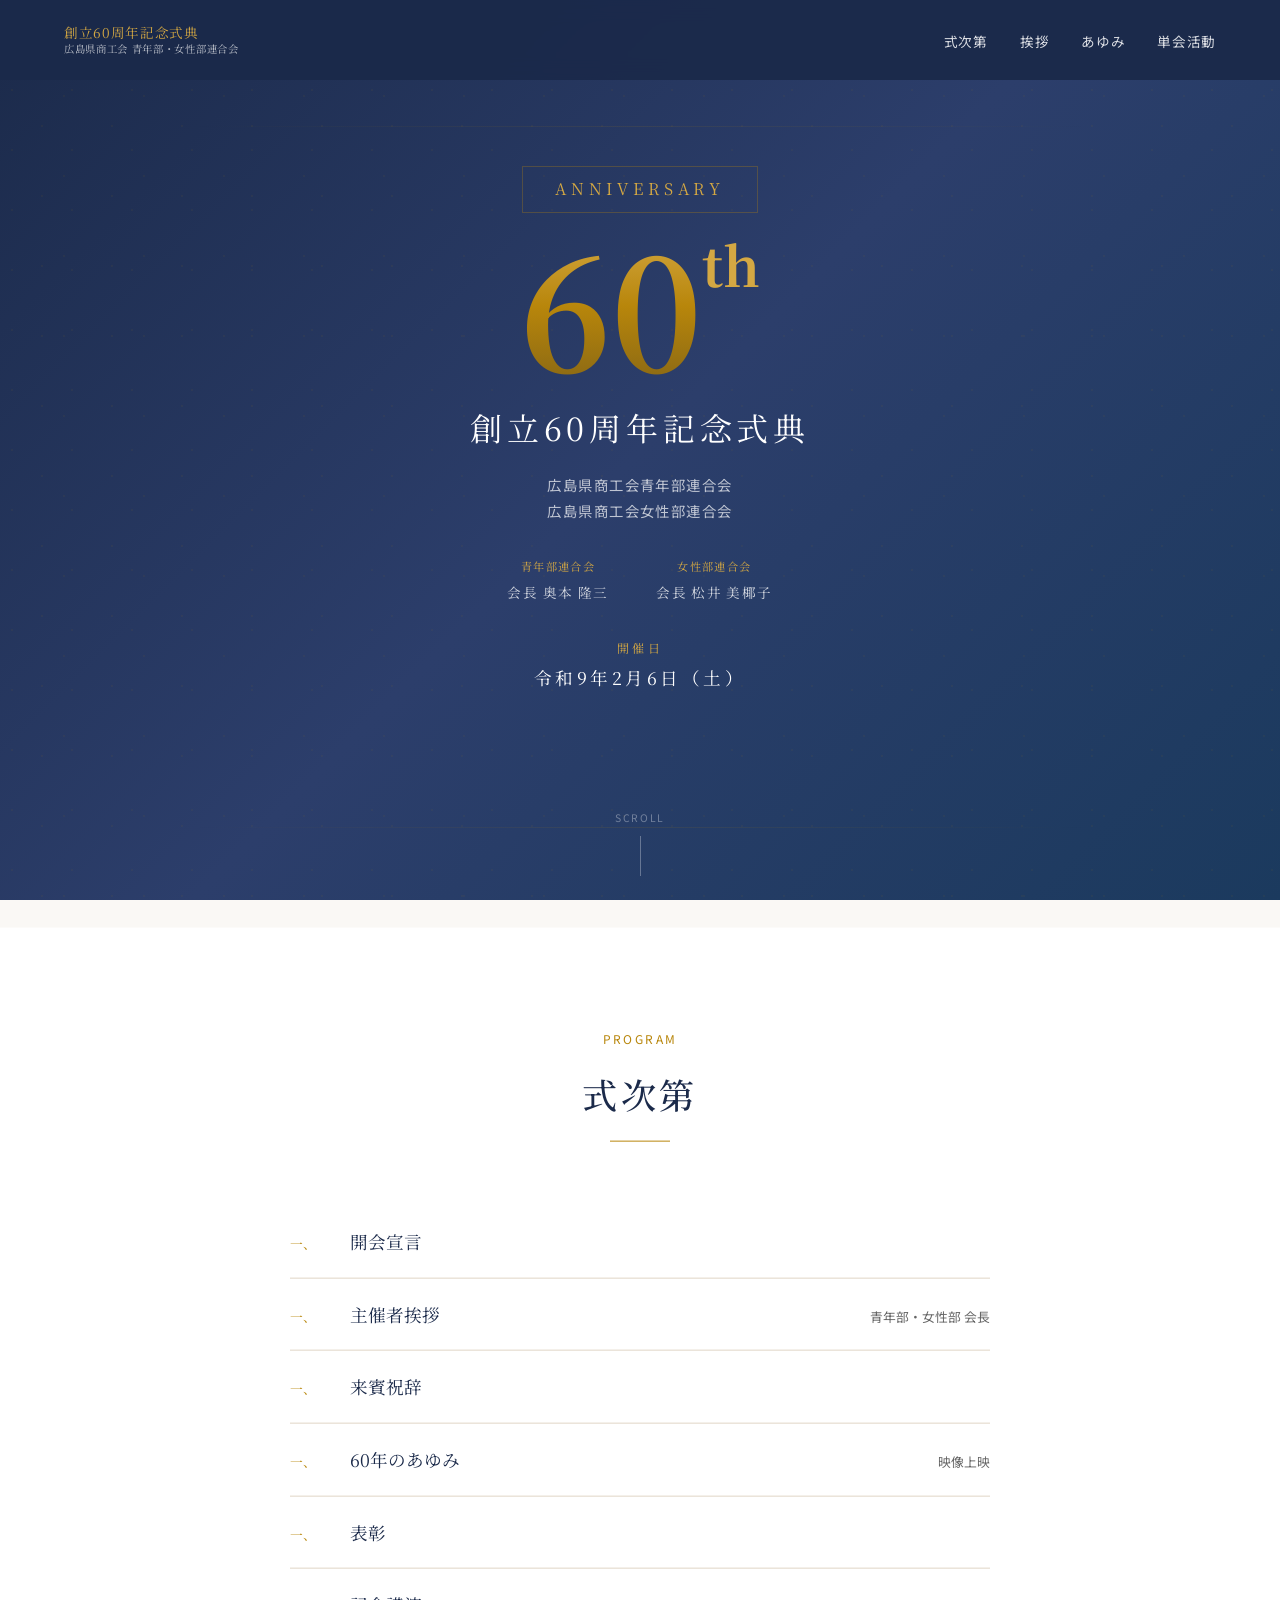
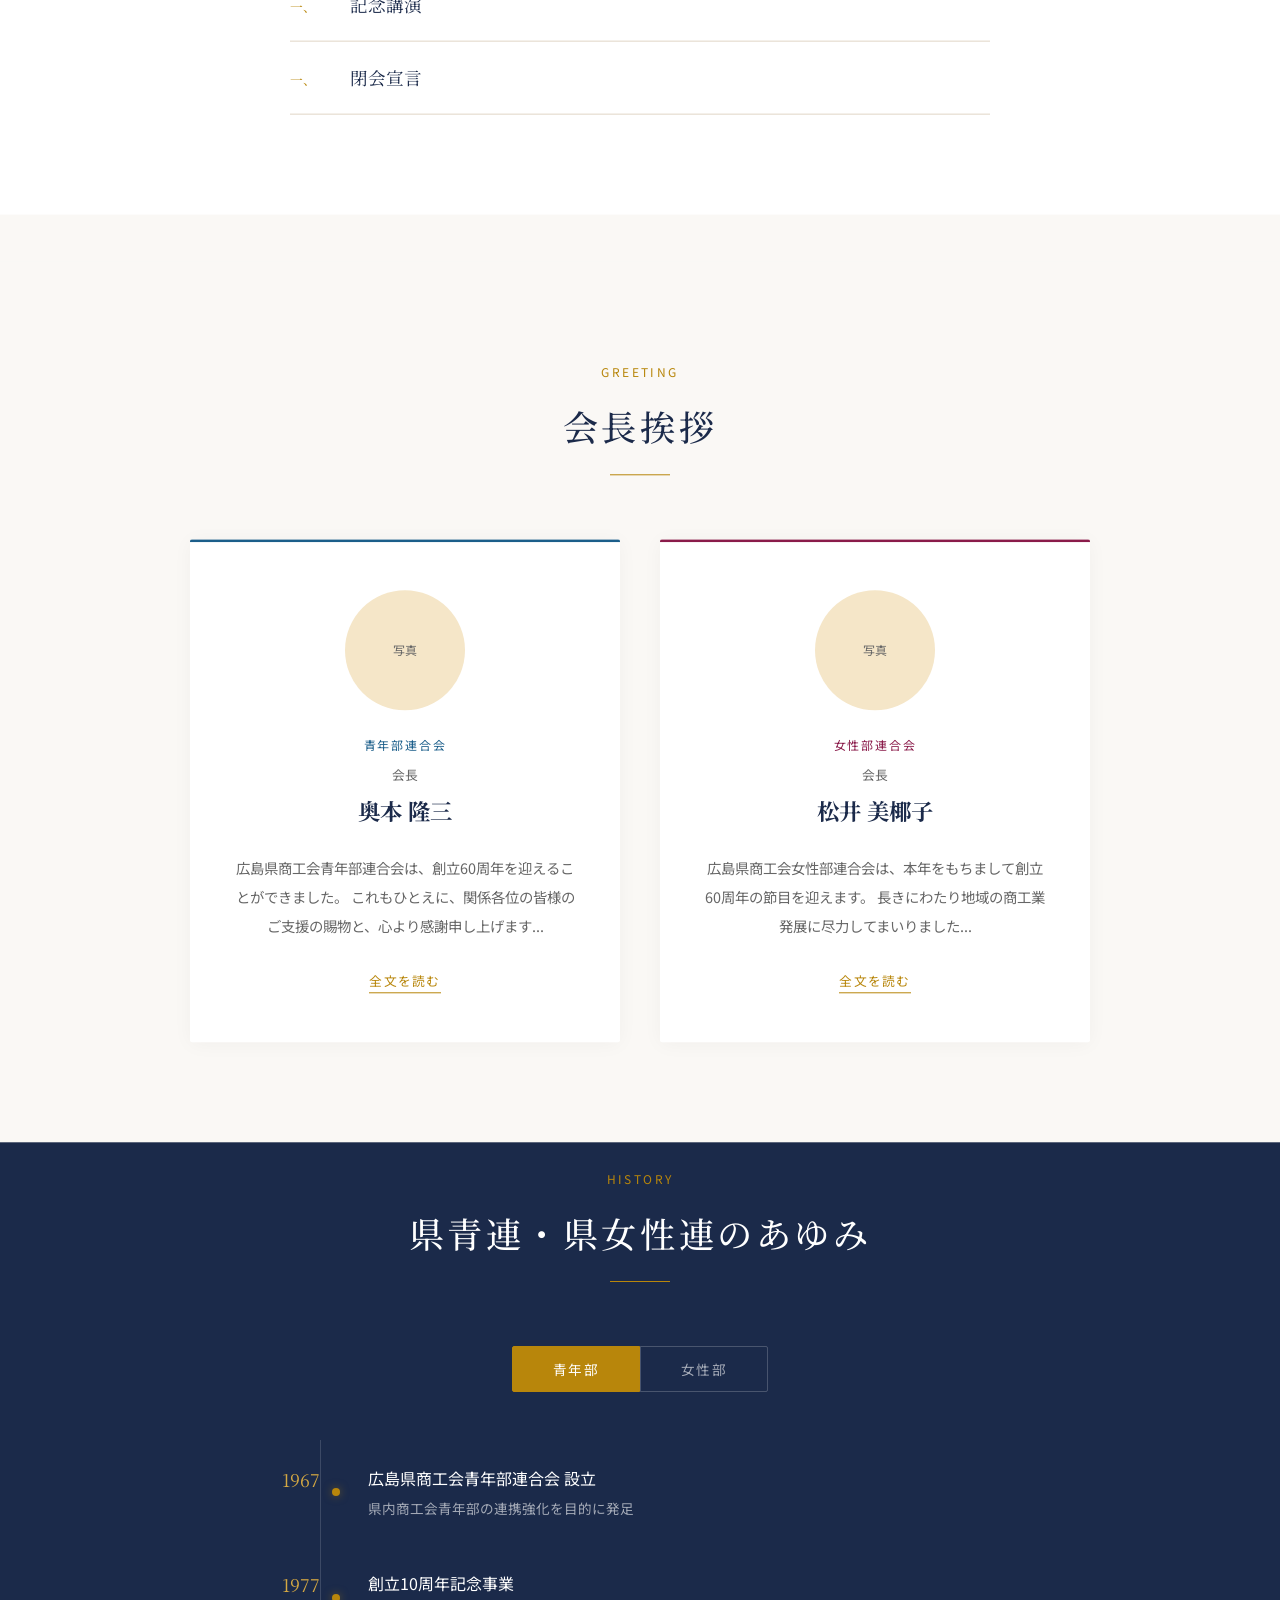
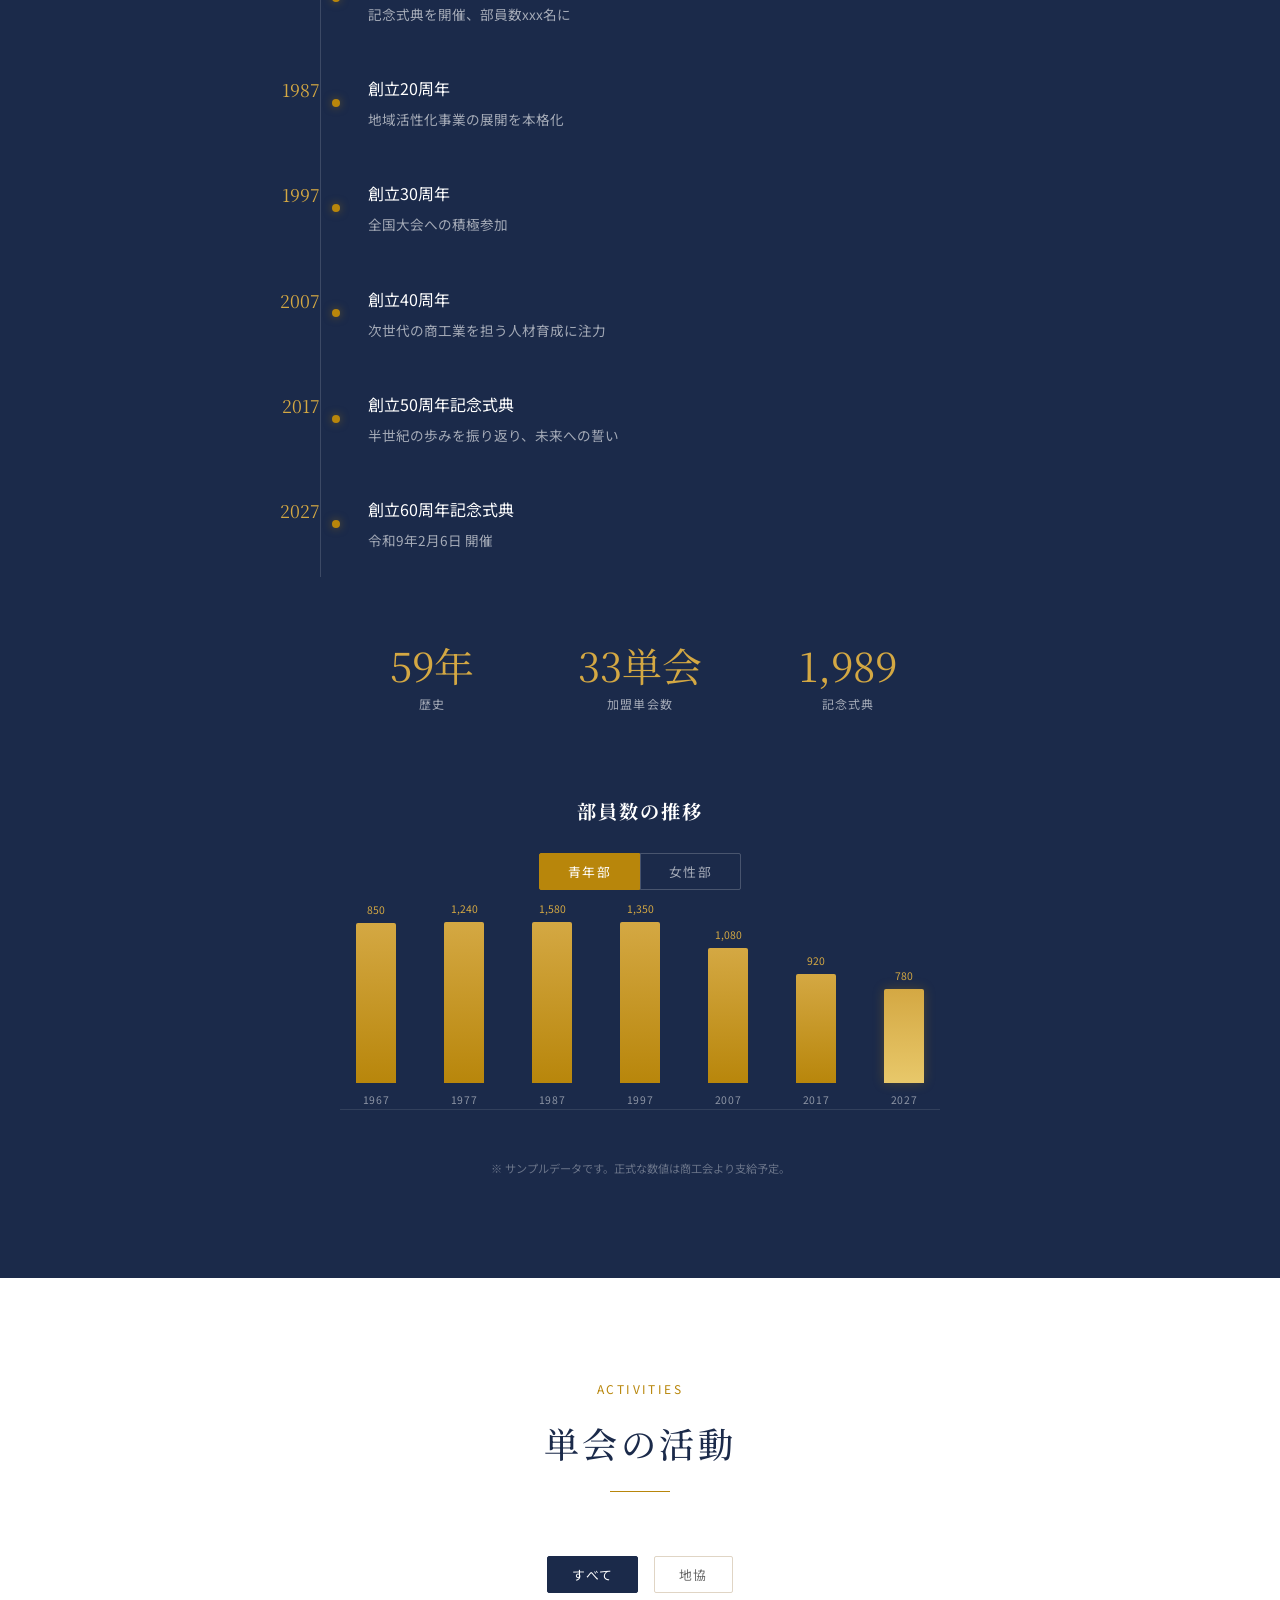
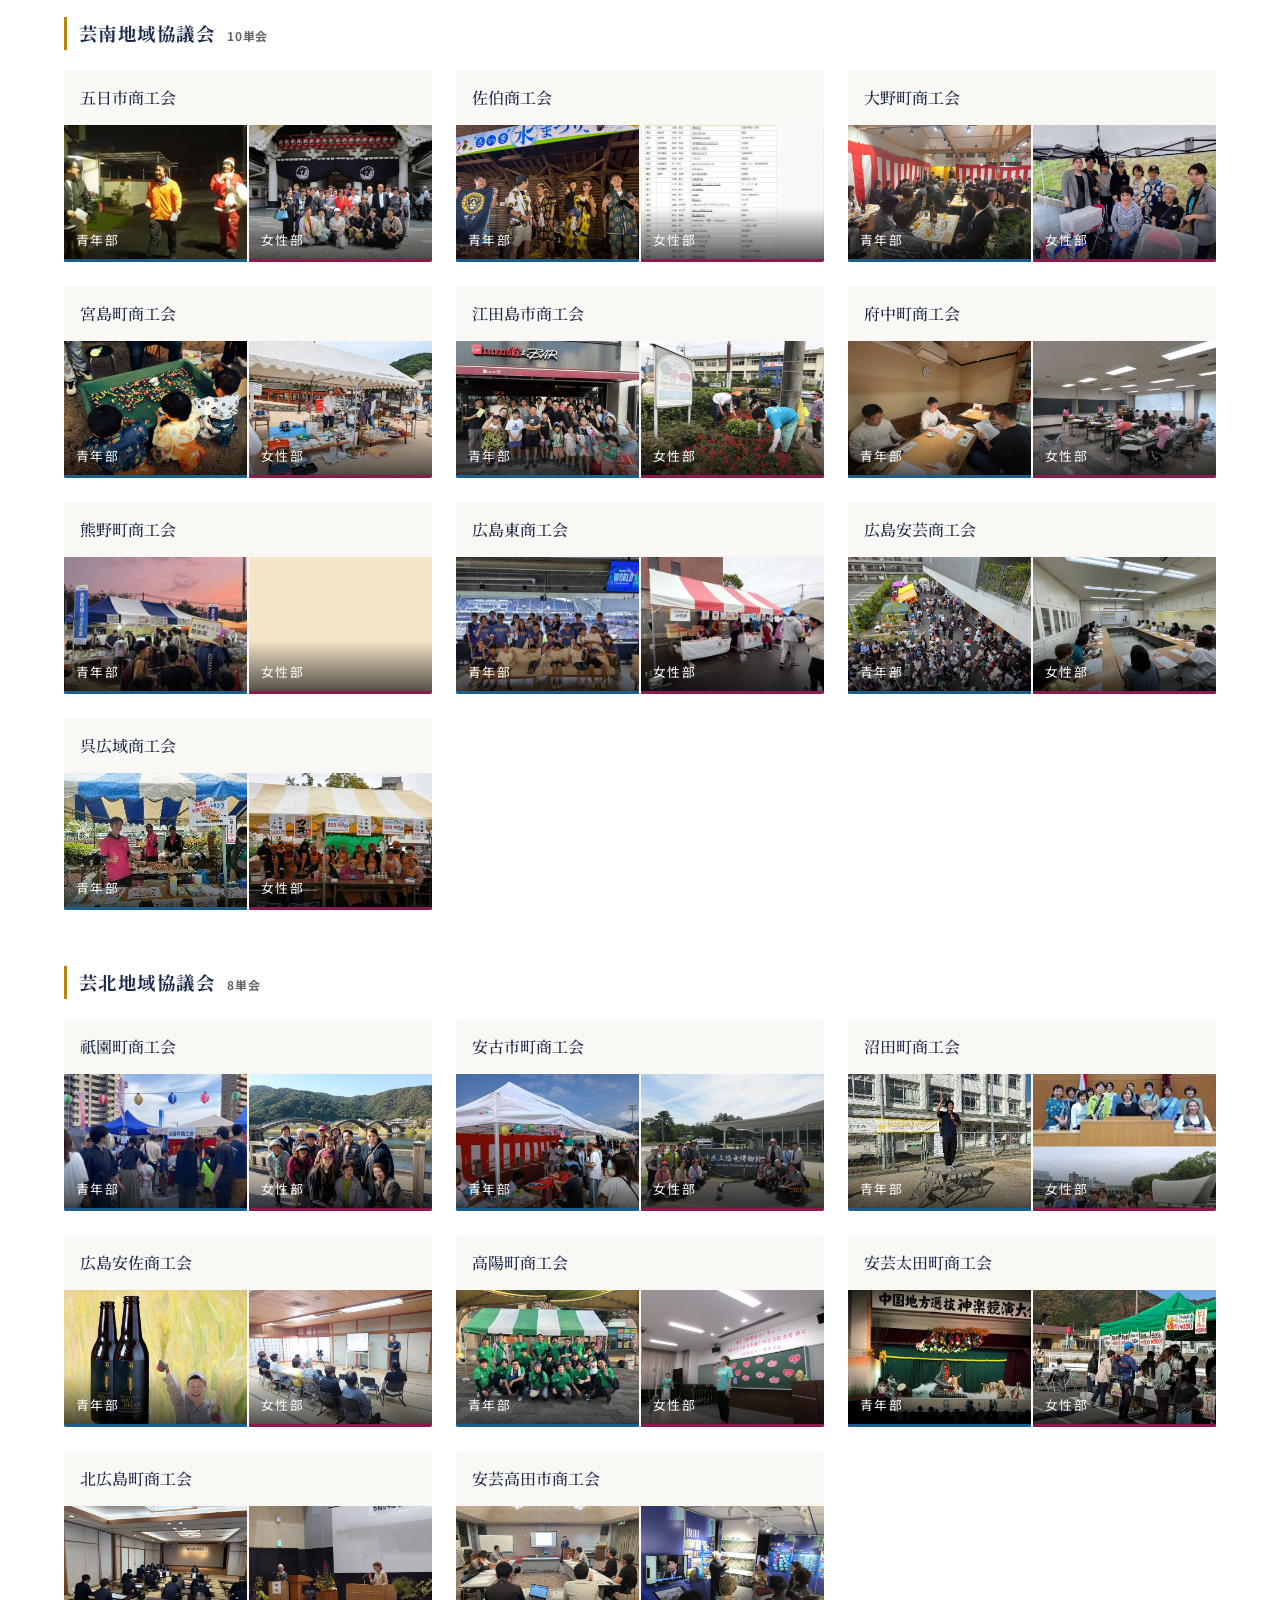
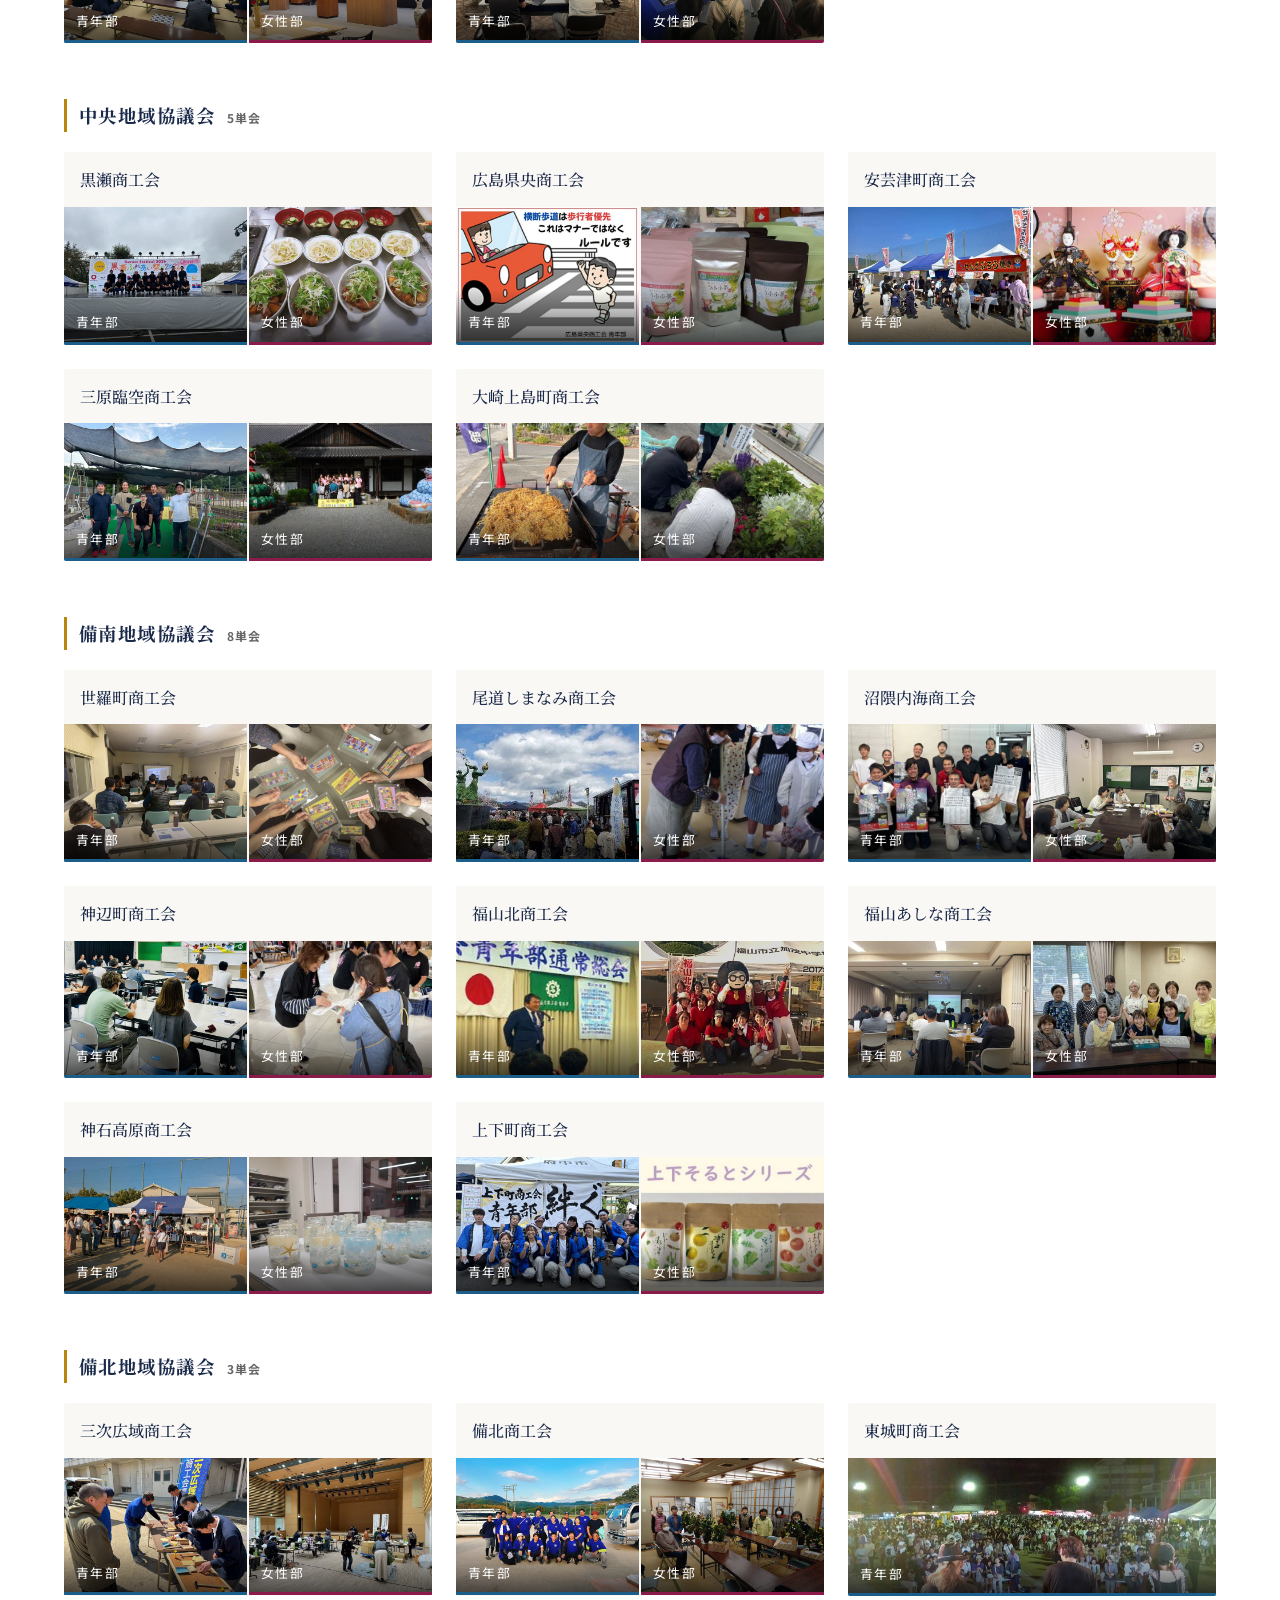
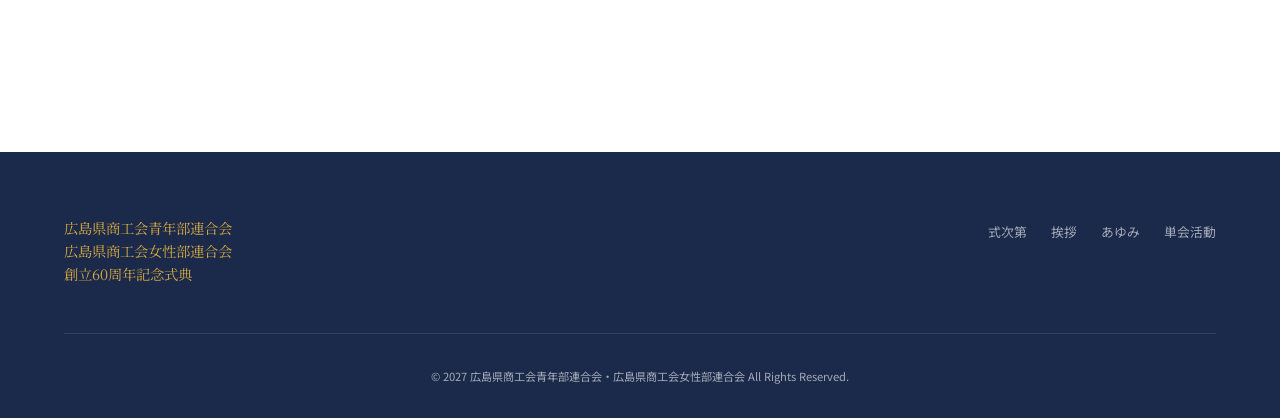
<file: index.html>
<!DOCTYPE html>
<html lang="ja">
<head>
  <meta charset="UTF-8">
  <meta name="viewport" content="width=device-width, initial-scale=1.0">
  <title>創立60周年記念式典 | 広島県商工会青年部連合会・広島県商工会女性部連合会</title>
  <meta name="description" content="広島県商工会青年部連合会・広島県商工会女性部連合会 創立60周年記念式典 特設サイト">
  <!-- OGP -->
  <meta property="og:title" content="創立60周年記念式典 | 広島県商工会 青年部・女性部連合会">
  <meta property="og:description" content="広島県商工会青年部連合会・広島県商工会女性部連合会は、創立60周年を迎えます。令和9年2月6日（土）記念式典を開催。">
  <meta property="og:type" content="website">
  <meta property="og:image" content="images/ogp.png">
  <meta property="og:locale" content="ja_JP">
  <meta name="twitter:card" content="summary_large_image">
  <meta name="twitter:title" content="創立60周年記念式典 | 広島県商工会 青年部・女性部連合会">
  <meta name="twitter:description" content="令和9年2月6日（土）創立60周年記念式典を開催します。">
  <meta name="twitter:image" content="images/ogp.png">
  <link rel="preconnect" href="https://fonts.googleapis.com">
  <link rel="preconnect" href="https://fonts.gstatic.com" crossorigin>
  <link href="https://fonts.googleapis.com/css2?family=Noto+Sans+JP:wght@300;400;500;700&family=Noto+Serif+JP:wght@400;500;700&display=swap" rel="stylesheet">
  <link rel="stylesheet" href="css/style.css?v=20261008d">
</head>
<body>

  <!-- ========== Loading Screen ========== -->
  <div class="loading-screen" id="loading">
    <div class="loading-content">
      <svg class="loading-ring" viewBox="0 0 200 200">
        <defs>
          <linearGradient id="gold-gradient" x1="0%" y1="0%" x2="100%" y2="100%">
            <stop offset="0%" stop-color="#E8D5A3" />
            <stop offset="50%" stop-color="#B8860B" />
            <stop offset="100%" stop-color="#D4A843" />
          </linearGradient>
        </defs>
        <circle class="loading-ring-track" cx="100" cy="100" r="90" />
        <circle class="loading-ring-fill" cx="100" cy="100" r="90" />
      </svg>
      <div class="loading-center">
        <div class="loading-number"><span class="loading-num">0</span></div>
        <div class="loading-th">th</div>
        <div class="loading-text">ANNIVERSARY</div>
      </div>
    </div>
  </div>

  <!-- ========== Header ========== -->
  <header class="site-header">
    <div class="container">
      <a href="index.html" class="site-logo">
        創立60周年記念式典
        <span class="logo-sub">広島県商工会 青年部・女性部連合会</span>
      </a>
      <button class="nav-toggle" aria-label="メニュー">
        <span></span><span></span><span></span>
      </button>
      <nav class="main-nav">
        <ul>
          <li><a href="#program">式次第</a></li>
          <li><a href="#greeting">挨拶</a></li>
          <li><a href="#history">あゆみ</a></li>
          <li><a href="#activities">単会活動</a></li>
        </ul>
      </nav>
    </div>
  </header>


  <!-- ========== Scroll Progress ========== -->
  <div class="scroll-progress"></div>

  <!-- ========== Hero ========== -->
  <section class="hero">
    <div class="hero-bg-pattern"></div>
    <div class="hero-decoration">
      <div class="line-h line-h--top"></div>
      <div class="line-h line-h--bottom"></div>
    </div>
    <div class="hero-content">
      <div class="hero-badge"><span class="badge-letter">A</span><span class="badge-letter">N</span><span class="badge-letter">N</span><span class="badge-letter">I</span><span class="badge-letter">V</span><span class="badge-letter">E</span><span class="badge-letter">R</span><span class="badge-letter">S</span><span class="badge-letter">A</span><span class="badge-letter">R</span><span class="badge-letter">Y</span></div>
      <div class="hero-number"><span class="num">0</span><span class="th">th</span></div>
      <h1 class="hero-title">創立60周年記念式典</h1>
      <p class="hero-subtitle">広島県商工会青年部連合会<br>広島県商工会女性部連合会</p>
      <div class="hero-orgs">
        <div class="hero-org">
          <span class="org-label">青年部連合会</span>
          会長 奥本 隆三
        </div>
        <div class="hero-org">
          <span class="org-label">女性部連合会</span>
          会長 松井 美椰子
        </div>
      </div>
      <div class="hero-date">
        <span class="date-label">開催日</span>
        令和9年2月6日（土）
      </div>
    </div>
    <div class="hero-scroll">SCROLL</div>
  </section>


  <!-- ========== 式次第 ========== -->
  <section id="program" class="section section--program">
    <div class="container">
      <div class="section-header fade-in">
        <p class="section-label">Program</p>
        <h2 class="section-title">式次第</h2>
        <div class="section-divider"></div>
      </div>
      <div class="program-list">
        <div class="program-item">
          <span class="program-number">一、</span>
          <span class="program-name">開会宣言</span>
        </div>
        <div class="program-item">
          <span class="program-number">一、</span>
          <span class="program-name">主催者挨拶</span>
          <span class="program-note">青年部・女性部 会長</span>
        </div>
        <div class="program-item">
          <span class="program-number">一、</span>
          <span class="program-name">来賓祝辞</span>
        </div>
        <div class="program-item">
          <span class="program-number">一、</span>
          <span class="program-name">60年のあゆみ</span>
          <span class="program-note">映像上映</span>
        </div>
        <div class="program-item">
          <span class="program-number">一、</span>
          <span class="program-name">表彰</span>
        </div>
        <div class="program-item">
          <span class="program-number">一、</span>
          <span class="program-name">記念講演</span>
        </div>
        <div class="program-item">
          <span class="program-number">一、</span>
          <span class="program-name">閉会宣言</span>
        </div>
      </div>
    </div>
  </section>


  <!-- ========== 挨拶 ========== -->
  <section id="greeting" class="section section--greeting">
    <div class="container">
      <div class="section-header fade-in">
        <p class="section-label">Greeting</p>
        <h2 class="section-title">会長挨拶</h2>
        <div class="section-divider"></div>
      </div>
      <div class="greeting-cards">
        <div class="greeting-card greeting-card--youth">
          <div class="greeting-photo">写真</div>
          <p class="greeting-division">青年部連合会</p>
          <p class="greeting-position">会長</p>
          <h3 class="greeting-name">奥本 隆三</h3>
          <p class="greeting-excerpt">
            広島県商工会青年部連合会は、創立60周年を迎えることができました。
            これもひとえに、関係各位の皆様のご支援の賜物と、心より感謝申し上げます...
          </p>
          <button type="button" class="greeting-link" data-modal="greeting-youth">全文を読む</button>
          <div class="greeting-fulltext" id="greeting-youth" hidden>
            <p>広島県商工会青年部連合会は、創立60周年を迎えることができました。これもひとえに、関係各位の皆様のご支援の賜物と、心より感謝申し上げます。</p>
            <p>私たち青年部は、「地域を元気に、日本を元気に」を合言葉に、広島県内の各商工会青年部とともに歩んでまいりました。60年の歴史の中で、先輩方が築いてこられた伝統と実績を礎に、時代の変化に対応しながら、地域経済の発展に貢献してまいりました。</p>
            <p>近年は、人口減少や高齢化、デジタル化の進展など、地域を取り巻く環境は大きく変化しております。こうした中にあっても、青年部員一人ひとりが地域のリーダーとして、新たな発想と行動力をもって課題解決に取り組んでおります。</p>
            <p>この記念すべき節目にあたり、これまでの60年を振り返るとともに、次の時代に向けた新たな一歩を踏み出す決意を新たにしております。今後とも変わらぬご支援、ご鞭撻を賜りますようお願い申し上げます。</p>
            <p class="greeting-fulltext-sign">広島県商工会青年部連合会<br>会長 奥本 隆三</p>
          </div>
        </div>
        <div class="greeting-card greeting-card--women">
          <div class="greeting-photo">写真</div>
          <p class="greeting-division">女性部連合会</p>
          <p class="greeting-position">会長</p>
          <h3 class="greeting-name">松井 美椰子</h3>
          <p class="greeting-excerpt">
            広島県商工会女性部連合会は、本年をもちまして創立60周年の節目を迎えます。
            長きにわたり地域の商工業発展に尽力してまいりました...
          </p>
          <button type="button" class="greeting-link" data-modal="greeting-women">全文を読む</button>
          <div class="greeting-fulltext" id="greeting-women" hidden>
            <p>広島県商工会女性部連合会は、本年をもちまして創立60周年の節目を迎えます。長きにわたり地域の商工業発展に尽力してまいりました先輩方のご努力に、深く敬意を表します。</p>
            <p>女性部は、地域に根ざした商工業者の女性が集い、経営力の向上と地域社会への貢献を目指して活動を続けてまいりました。家庭と仕事を両立しながら、地域の課題に真摯に向き合い、きめ細やかな視点で解決策を生み出してきたことは、私たちの大きな誇りです。</p>
            <p>子育て支援、高齢者の見守り、特産品の開発、環境美化活動など、女性部ならではの活動は地域になくてはならないものとなっております。これからも「つなぐ、支える、輝く」を胸に、地域とともに歩んでまいります。</p>
            <p>60周年という大きな節目を迎え、これまで支えてくださったすべての方々に心より御礼申し上げますとともに、今後ともご指導ご鞭撻を賜りますようお願い申し上げます。</p>
            <p class="greeting-fulltext-sign">広島県商工会女性部連合会<br>会長 松井 美椰子</p>
          </div>
        </div>
      </div>

    </div>
  </section>


  <!-- ========== あゆみ ========== -->
  <section id="history" class="section section--history">
    <div class="container">
      <div class="section-header fade-in">
        <p class="section-label">History</p>
        <h2 class="section-title">県青連・県女性連のあゆみ</h2>
        <div class="section-divider"></div>
      </div>

      <div class="history-tabs">
        <button class="history-tab is-active" data-target="timeline-youth">青年部</button>
        <button class="history-tab" data-target="timeline-women">女性部</button>
      </div>

      <div class="timeline timeline-panel" id="timeline-youth">
        <div class="timeline-item">
          <div class="timeline-year">1967</div>
          <div class="timeline-content">
            <p class="timeline-title">広島県商工会青年部連合会 設立</p>
            <p class="timeline-desc">県内商工会青年部の連携強化を目的に発足</p>
          </div>
        </div>
        <div class="timeline-item">
          <div class="timeline-year">1977</div>
          <div class="timeline-content">
            <p class="timeline-title">創立10周年記念事業</p>
            <p class="timeline-desc">記念式典を開催、部員数xxx名に</p>
          </div>
        </div>
        <div class="timeline-item">
          <div class="timeline-year">1987</div>
          <div class="timeline-content">
            <p class="timeline-title">創立20周年</p>
            <p class="timeline-desc">地域活性化事業の展開を本格化</p>
          </div>
        </div>
        <div class="timeline-item">
          <div class="timeline-year">1997</div>
          <div class="timeline-content">
            <p class="timeline-title">創立30周年</p>
            <p class="timeline-desc">全国大会への積極参加</p>
          </div>
        </div>
        <div class="timeline-item">
          <div class="timeline-year">2007</div>
          <div class="timeline-content">
            <p class="timeline-title">創立40周年</p>
            <p class="timeline-desc">次世代の商工業を担う人材育成に注力</p>
          </div>
        </div>
        <div class="timeline-item">
          <div class="timeline-year">2017</div>
          <div class="timeline-content">
            <p class="timeline-title">創立50周年記念式典</p>
            <p class="timeline-desc">半世紀の歩みを振り返り、未来への誓い</p>
          </div>
        </div>
        <div class="timeline-item">
          <div class="timeline-year">2027</div>
          <div class="timeline-content">
            <p class="timeline-title">創立60周年記念式典</p>
            <p class="timeline-desc">令和9年2月6日 開催</p>
          </div>
        </div>
      </div>

      <div class="timeline timeline-panel" id="timeline-women" hidden>
        <div class="timeline-item">
          <div class="timeline-year">1967</div>
          <div class="timeline-content">
            <p class="timeline-title">広島県商工会女性部連合会 設立</p>
            <p class="timeline-desc">県内商工会女性部の連携と地位向上を目指し発足</p>
          </div>
        </div>
        <div class="timeline-item">
          <div class="timeline-year">1977</div>
          <div class="timeline-content">
            <p class="timeline-title">創立10周年</p>
            <p class="timeline-desc">地域振興活動の拡大</p>
          </div>
        </div>
        <div class="timeline-item">
          <div class="timeline-year">1987</div>
          <div class="timeline-content">
            <p class="timeline-title">創立20周年</p>
            <p class="timeline-desc">女性の商工業参画を推進</p>
          </div>
        </div>
        <div class="timeline-item">
          <div class="timeline-year">1997</div>
          <div class="timeline-content">
            <p class="timeline-title">創立30周年</p>
            <p class="timeline-desc">福祉・教育分野への貢献を強化</p>
          </div>
        </div>
        <div class="timeline-item">
          <div class="timeline-year">2007</div>
          <div class="timeline-content">
            <p class="timeline-title">創立40周年</p>
            <p class="timeline-desc">地域コミュニティの核として活動</p>
          </div>
        </div>
        <div class="timeline-item">
          <div class="timeline-year">2017</div>
          <div class="timeline-content">
            <p class="timeline-title">創立50周年</p>
            <p class="timeline-desc">多様な社会貢献活動を展開</p>
          </div>
        </div>
        <div class="timeline-item">
          <div class="timeline-year">2027</div>
          <div class="timeline-content">
            <p class="timeline-title">創立60周年記念式典</p>
            <p class="timeline-desc">令和9年2月6日 開催</p>
          </div>
        </div>
      </div>

      <div class="timeline-stats fade-in">
        <div>
          <div class="stat-number" data-count="60" data-suffix="年">0</div>
          <p class="stat-label">歴史</p>
        </div>
        <div>
          <div class="stat-number" data-count="34" data-suffix="単会">0</div>
          <p class="stat-label">加盟単会数</p>
        </div>
        <div>
          <div class="stat-number" data-count="2027" data-suffix="">0</div>
          <p class="stat-label">記念式典</p>
        </div>
      </div>

      <!-- 部員数推移グラフ -->
      <div class="members-chart fade-in">
        <h3 class="chart-title">部員数の推移</h3>
        <div class="chart-tabs">
          <button class="chart-tab is-active" data-chart="youth">青年部</button>
          <button class="chart-tab" data-chart="women">女性部</button>
        </div>
        <div class="chart-container" id="chart-youth">
          <div class="chart-bars">
            <div class="chart-bar-group">
              <div class="chart-bar" data-value="85" style="--bar-height:85%"><span class="chart-value">850</span></div>
              <span class="chart-label">1967</span>
            </div>
            <div class="chart-bar-group">
              <div class="chart-bar" data-value="92" style="--bar-height:92%"><span class="chart-value">1,240</span></div>
              <span class="chart-label">1977</span>
            </div>
            <div class="chart-bar-group">
              <div class="chart-bar" data-value="100" style="--bar-height:100%"><span class="chart-value">1,580</span></div>
              <span class="chart-label">1987</span>
            </div>
            <div class="chart-bar-group">
              <div class="chart-bar" data-value="88" style="--bar-height:88%"><span class="chart-value">1,350</span></div>
              <span class="chart-label">1997</span>
            </div>
            <div class="chart-bar-group">
              <div class="chart-bar" data-value="72" style="--bar-height:72%"><span class="chart-value">1,080</span></div>
              <span class="chart-label">2007</span>
            </div>
            <div class="chart-bar-group">
              <div class="chart-bar" data-value="58" style="--bar-height:58%"><span class="chart-value">920</span></div>
              <span class="chart-label">2017</span>
            </div>
            <div class="chart-bar-group">
              <div class="chart-bar chart-bar--current" data-value="50" style="--bar-height:50%"><span class="chart-value">780</span></div>
              <span class="chart-label">2027</span>
            </div>
          </div>
          <p class="chart-note">※ サンプルデータです。正式な数値は商工会より支給予定。</p>
        </div>
        <div class="chart-container" id="chart-women" hidden>
          <div class="chart-bars">
            <div class="chart-bar-group">
              <div class="chart-bar" data-value="70" style="--bar-height:70%"><span class="chart-value">620</span></div>
              <span class="chart-label">1967</span>
            </div>
            <div class="chart-bar-group">
              <div class="chart-bar" data-value="82" style="--bar-height:82%"><span class="chart-value">980</span></div>
              <span class="chart-label">1977</span>
            </div>
            <div class="chart-bar-group">
              <div class="chart-bar" data-value="95" style="--bar-height:95%"><span class="chart-value">1,320</span></div>
              <span class="chart-label">1987</span>
            </div>
            <div class="chart-bar-group">
              <div class="chart-bar" data-value="100" style="--bar-height:100%"><span class="chart-value">1,450</span></div>
              <span class="chart-label">1997</span>
            </div>
            <div class="chart-bar-group">
              <div class="chart-bar" data-value="85" style="--bar-height:85%"><span class="chart-value">1,180</span></div>
              <span class="chart-label">2007</span>
            </div>
            <div class="chart-bar-group">
              <div class="chart-bar" data-value="68" style="--bar-height:68%"><span class="chart-value">950</span></div>
              <span class="chart-label">2017</span>
            </div>
            <div class="chart-bar-group">
              <div class="chart-bar chart-bar--current" data-value="55" style="--bar-height:55%"><span class="chart-value">820</span></div>
              <span class="chart-label">2027</span>
            </div>
          </div>
          <p class="chart-note">※ サンプルデータです。正式な数値は商工会より支給予定。</p>
        </div>
      </div>
    </div>
  </section>


  <!-- ========== 単会活動 ========== -->
  <section id="activities" class="section section--activities">
    <div class="container">
      <div class="section-header fade-in">
        <p class="section-label">Activities</p>
        <h2 class="section-title">単会の活動</h2>
        <div class="section-divider"></div>
      </div>

      <div class="activity-filter">
        <button class="filter-btn is-active" data-filter="all">すべて</button>
        <button class="filter-btn" data-filter="chikyo" aria-expanded="false" aria-controls="chikyo-filter">地協</button>
      </div>
      <div class="chikyo-filter" id="chikyo-filter"></div>

      <div class="chikyo-map" id="chikyo-map">
        <div class="chikyo-map-info">
          <p class="chikyo-map-name" id="chikyo-map-name"></p>
          <p class="chikyo-map-roman" id="chikyo-map-roman"></p>
          <ul class="chikyo-map-units" id="chikyo-map-units"></ul>
        </div>
        <div class="chikyo-map-figure">
          <svg id="chikyo-map-svg" role="img" aria-label="広島県内の地域協議会の区域図"></svg>
          <p class="chikyo-map-hint" id="chikyo-map-hint"></p>
        </div>
      </div>

      <div class="activity-groups" id="activity-groups"></div>
    </div>
  </section>


  <!-- ========== Footer ========== -->
  <footer class="site-footer">
    <div class="container">
      <div class="footer-content">
        <div class="footer-logo">
          広島県商工会青年部連合会<br>
          広島県商工会女性部連合会<br>
          創立60周年記念式典
        </div>
        <nav class="footer-nav">
          <ul>
            <li><a href="#program">式次第</a></li>
            <li><a href="#greeting">挨拶</a></li>
            <li><a href="#history">あゆみ</a></li>
            <li><a href="#activities">単会活動</a></li>
          </ul>
        </nav>
      </div>
      <p class="footer-copyright">
        &copy; 2027 広島県商工会青年部連合会・広島県商工会女性部連合会 All Rights Reserved.
      </p>
    </div>
  </footer>

  <!-- 挨拶モーダル（transform の影響を避けるため body 直下に配置） -->
  <div class="greeting-modal-overlay" id="greeting-modal">
    <div class="greeting-modal">
      <button class="greeting-modal-close" aria-label="閉じる">&times;</button>
      <div class="greeting-modal-header">
        <div class="greeting-modal-photo">写真</div>
        <div class="greeting-modal-meta">
          <p class="greeting-modal-division"></p>
          <p class="greeting-modal-position">会長</p>
          <h3 class="greeting-modal-name"></h3>
        </div>
      </div>
      <div class="greeting-modal-body"></div>
    </div>
  </div>

  <script src="js/main.js?v=20261008d"></script>
</body>
</html>
</file>
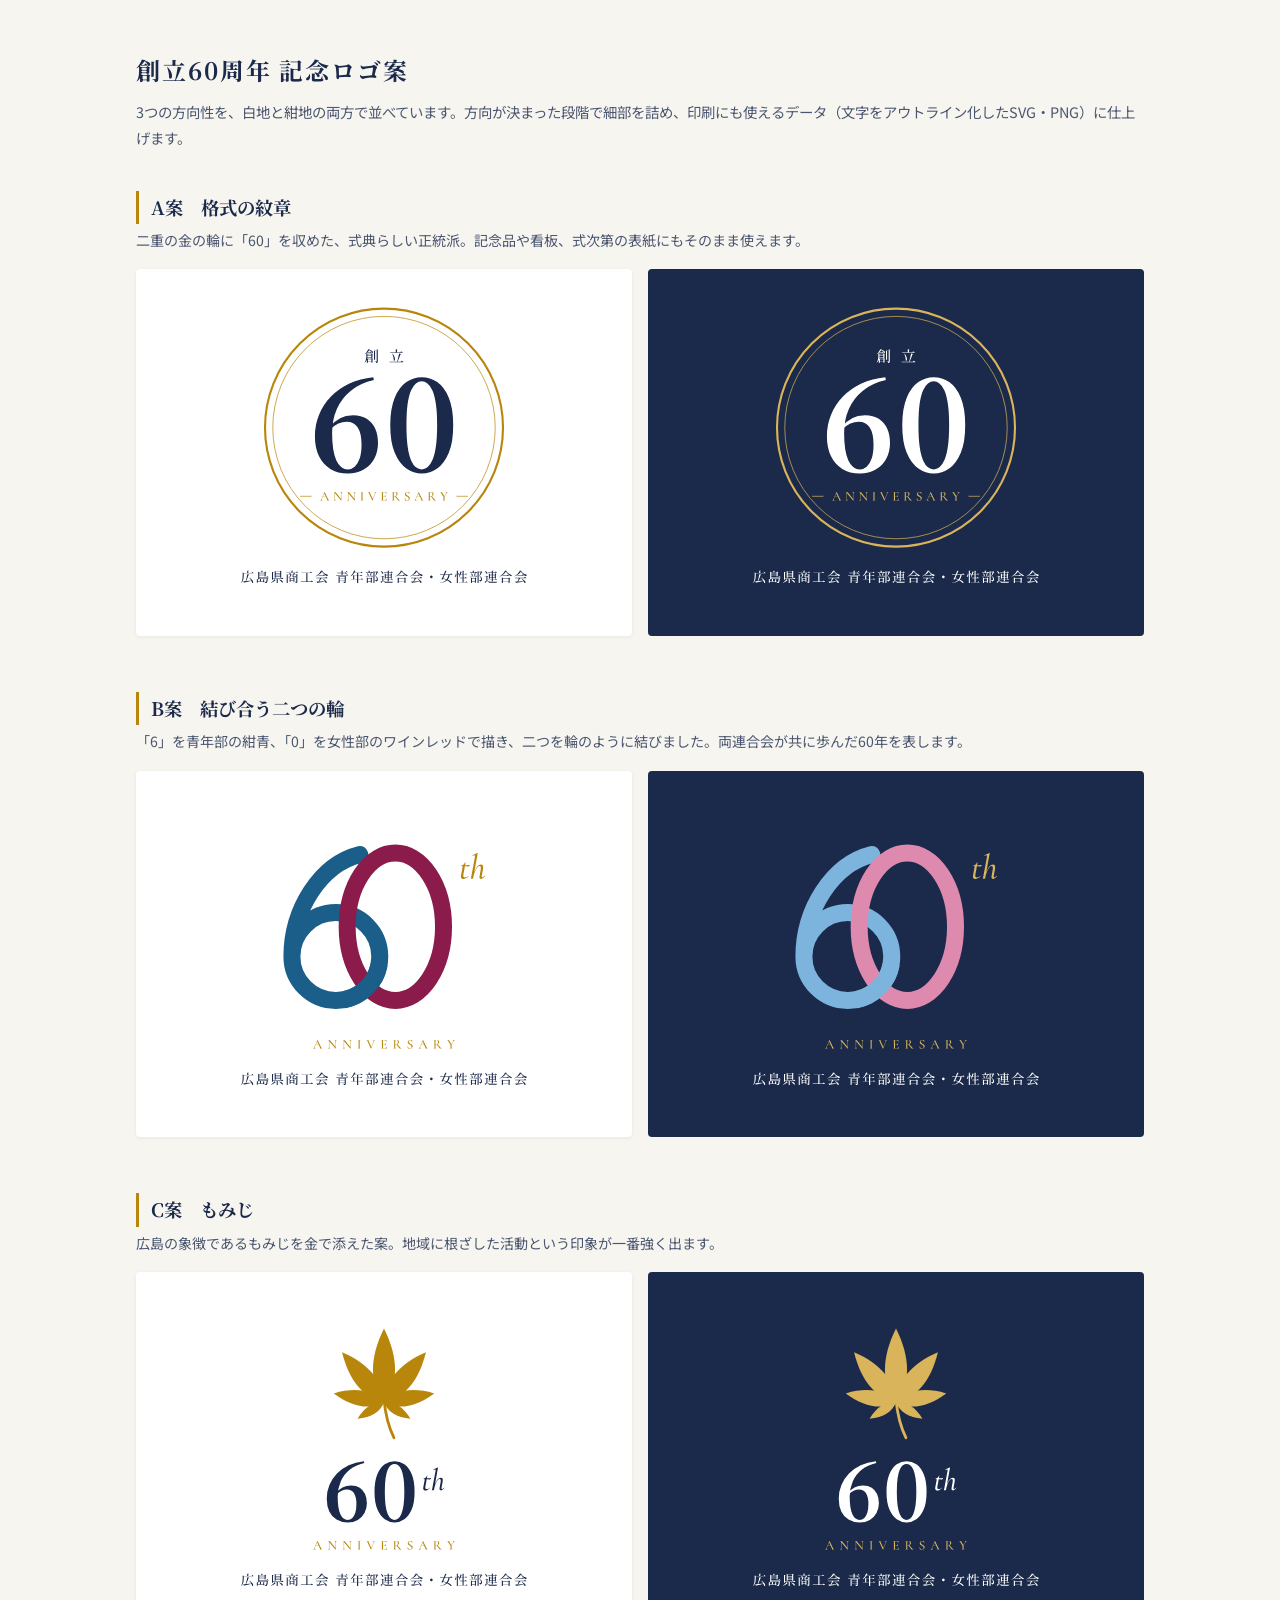
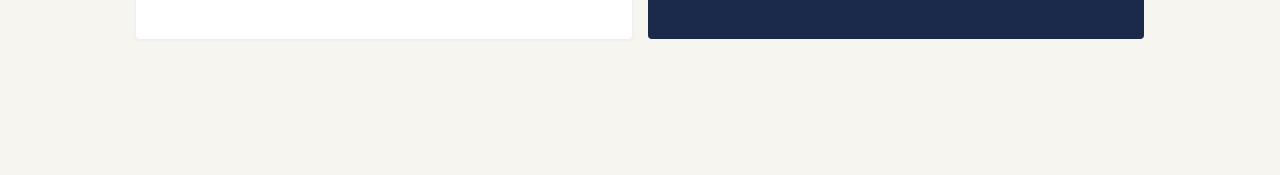
<file: logo/index.html>
<!DOCTYPE html>
<html lang="ja">
<head>
  <meta charset="UTF-8">
  <meta name="viewport" content="width=device-width, initial-scale=1.0">
  <title>60周年ロゴ案 | 創立60周年記念式典</title>
  <link rel="preconnect" href="https://fonts.googleapis.com">
  <link rel="preconnect" href="https://fonts.gstatic.com" crossorigin>
  <link href="https://fonts.googleapis.com/css2?family=Cormorant+Garamond:ital,wght@0,500;0,600;1,500&family=Noto+Sans+JP:wght@400;500&family=Noto+Serif+JP:wght@500;700&display=swap" rel="stylesheet">
  <style>
    :root {
      --navy: #1B2A4A;
      --gold: #B8860B;
      --paper: #F7F5F0;
    }
    * { box-sizing: border-box; }
    body {
      margin: 0;
      background: var(--paper);
      color: var(--navy);
      font-family: 'Noto Sans JP', sans-serif;
      line-height: 1.8;
    }
    .wrap { max-width: 1040px; margin: 0 auto; padding: 48px 16px 80px; }
    h1 {
      font-family: 'Noto Serif JP', serif;
      font-size: 1.5rem;
      letter-spacing: 0.08em;
      margin: 0 0 8px;
    }
    .lead { font-size: 0.9rem; margin: 0 0 40px; color: #4A5670; }
    .proposal { margin-bottom: 56px; }
    .proposal h2 {
      font-family: 'Noto Serif JP', serif;
      font-size: 1.15rem;
      margin: 0 0 4px;
      padding-left: 12px;
      border-left: 3px solid var(--gold);
    }
    .proposal p { font-size: 0.88rem; margin: 0 0 16px; color: #4A5670; }
    .tiles { display: grid; grid-template-columns: 1fr 1fr; gap: 16px; }
    .tile {
      border-radius: 4px;
      padding: 24px;
      display: flex;
      align-items: center;
      justify-content: center;
    }
    .tile svg { width: 100%; max-width: 340px; height: auto; display: block; }
    .tile--light {
      background: #fff;
      box-shadow: 0 1px 4px rgba(0,0,0,0.06);
      --ink: #1B2A4A; --accent: #B8860B; --youth: #1B5E8A; --women: #8A1B4A; --bg: #fff;
    }
    .tile--dark {
      background: var(--navy);
      --ink: #FFFFFF; --accent: #D9B45A; --youth: #7DB4DE; --women: #DE8AAE; --bg: #1B2A4A;
    }
    @media (max-width: 640px) {
      .tiles { grid-template-columns: 1fr; }
    }

    .num { font-family: 'Cormorant Garamond', serif; font-weight: 600; }
    .latin { font-family: 'Cormorant Garamond', serif; font-weight: 500; }
    .jp { font-family: 'Noto Serif JP', serif; font-weight: 500; }
  </style>
</head>
<body>

<svg width="0" height="0" style="position:absolute" aria-hidden="true">
  <defs>
<symbol id="logo-a" viewBox="0 0 480 450">
<circle cx="240" cy="190" r="168" fill="none" stroke="var(--accent)" stroke-width="3"/>
<circle cx="240" cy="190" r="157" fill="none" stroke="var(--accent)" stroke-width="1"/>
<path transform="translate(212.00 97)" fill="var(--ink)" d="M4.47 -4.16H10.82V-3.57H4.47ZM3.91 -11.07H10.82V-10.48H3.91ZM3.91 -8.84H10.82V-8.21H3.91ZM3.91 -6.55H10.77V-5.96H3.91ZM4.58 -0.46H10.92V0.17H4.58ZM3.72 -4.16V-4.91L5.54 -4.16H5.29V1.18Q5.29 1.28 4.94 1.48Q4.58 1.68 3.99 1.68H3.72ZM10.19 -4.16H9.98L10.79 -5.06L12.6 -3.7Q12.52 -3.59 12.3 -3.48Q12.08 -3.36 11.8 -3.3V0.95Q11.8 1.01 11.56 1.1Q11.32 1.2 11 1.29Q10.69 1.39 10.44 1.39H10.19ZM10.1 -11.07H9.89L10.73 -12.01L12.6 -10.61Q12.5 -10.48 12.25 -10.36Q12.01 -10.25 11.72 -10.16V-5.75Q11.7 -5.69 11.47 -5.58Q11.24 -5.46 10.93 -5.38Q10.63 -5.29 10.35 -5.29H10.1ZM4.47 -13.21H8.02L8.93 -14.34Q8.93 -14.34 9.21 -14.11Q9.49 -13.88 9.89 -13.57Q10.29 -13.25 10.61 -12.94Q10.52 -12.6 10.06 -12.6H4.64ZM7.33 -16.78Q9.09 -16.38 10.19 -15.86Q11.28 -15.33 11.82 -14.76Q12.37 -14.2 12.5 -13.7Q12.62 -13.21 12.45 -12.87Q12.29 -12.54 11.94 -12.44Q11.59 -12.35 11.21 -12.6Q10.77 -13.57 9.67 -14.71Q8.57 -15.86 6.99 -16.7ZM3.02 -11.07V-11.28V-11.84L4.87 -11.07H4.58V-8.19Q4.58 -7.18 4.47 -6Q4.37 -4.81 4.01 -3.57Q3.65 -2.33 2.92 -1.16Q2.18 0.02 0.92 1.01L0.69 0.78Q1.72 -0.59 2.22 -2.11Q2.71 -3.63 2.87 -5.19Q3.02 -6.74 3.02 -8.19ZM7.56 -16.72Q6.87 -15.62 5.83 -14.45Q4.79 -13.27 3.51 -12.21Q2.23 -11.15 0.74 -10.4L0.55 -10.63Q1.7 -11.55 2.74 -12.79Q3.78 -14.03 4.6 -15.34Q5.42 -16.65 5.86 -17.75L8.44 -17.12Q8.38 -16.95 8.18 -16.84Q7.98 -16.74 7.56 -16.72ZM13.9 -15.86 16.15 -15.62Q16.13 -15.41 15.96 -15.26Q15.79 -15.1 15.41 -15.06V-3.13Q15.41 -3.05 15.23 -2.91Q15.04 -2.77 14.75 -2.69Q14.47 -2.6 14.2 -2.6H13.9ZM17.64 -17.28 19.99 -17.03Q19.97 -16.82 19.79 -16.66Q19.61 -16.51 19.24 -16.46V-0.5Q19.24 0.11 19.08 0.58Q18.92 1.05 18.43 1.33Q17.93 1.62 16.88 1.72Q16.86 1.32 16.77 1.03Q16.67 0.74 16.44 0.53Q16.21 0.32 15.82 0.18Q15.44 0.04 14.74 -0.06V-0.38Q14.74 -0.38 15.06 -0.36Q15.37 -0.34 15.8 -0.3Q16.23 -0.27 16.62 -0.25Q17.01 -0.23 17.18 -0.23Q17.45 -0.23 17.55 -0.33Q17.64 -0.42 17.64 -0.65ZM44.6 -17.54 47.08 -17.3Q47.05 -17.09 46.89 -16.94Q46.72 -16.78 46.32 -16.74V-12.75H44.6ZM36.7 -13.23H51.06L52.24 -14.72Q52.24 -14.72 52.46 -14.55Q52.68 -14.39 53.03 -14.12Q53.38 -13.86 53.75 -13.56Q54.13 -13.25 54.42 -12.96Q54.34 -12.62 53.86 -12.62H36.89ZM35.8 0.04H51.82L53.04 -1.45Q53.04 -1.45 53.26 -1.28Q53.48 -1.11 53.83 -0.84Q54.17 -0.57 54.55 -0.26Q54.93 0.04 55.24 0.34Q55.16 0.67 54.66 0.67H35.99ZM40.08 -11.13Q41.32 -9.66 42.07 -8.26Q42.81 -6.87 43.15 -5.66Q43.48 -4.45 43.49 -3.52Q43.51 -2.58 43.25 -2.03Q43 -1.47 42.59 -1.4Q42.18 -1.32 41.7 -1.83Q41.74 -2.92 41.58 -4.12Q41.43 -5.31 41.13 -6.53Q40.84 -7.75 40.48 -8.9Q40.12 -10.06 39.75 -11.05ZM49.24 -11.42 51.97 -10.73Q51.91 -10.54 51.73 -10.42Q51.55 -10.29 51.17 -10.27Q50.83 -9.16 50.36 -7.83Q49.89 -6.51 49.32 -5.08Q48.76 -3.65 48.12 -2.26Q47.5 -0.86 46.82 0.38H46.32Q46.76 -0.92 47.19 -2.43Q47.62 -3.93 48 -5.5Q48.38 -7.08 48.69 -8.6Q49.01 -10.12 49.24 -11.42Z"/>
<path transform="translate(134.54 252)" fill="var(--ink)" d="M54.21 2.82Q40.13 2.82 29.66 -3.61Q19.18 -10.03 13.55 -21.82Q7.92 -33.62 7.92 -50.16Q7.92 -66 13.82 -80.26Q19.71 -94.51 30.62 -105.78Q41.54 -117.04 56.67 -124.17Q71.81 -131.3 90.29 -133.23L91.17 -129.01Q71.81 -124.61 58.7 -114.05Q45.58 -103.49 38.9 -88.18Q32.21 -72.86 32.21 -54.56Q32.21 -28.34 38.19 -15.66Q44.18 -2.99 54.38 -2.99Q59.84 -2.99 64.15 -6.78Q68.46 -10.56 71.1 -18.3Q73.74 -26.05 73.74 -38.02Q73.74 -53.86 68.38 -62.13Q63.01 -70.4 52.98 -70.4Q46.82 -70.4 41.01 -67.94Q35.2 -65.47 29.92 -59.31L26.58 -61.6H27.98Q40.66 -79.38 61.95 -79.38Q73.22 -79.38 81.05 -74.36Q88.88 -69.34 92.93 -60.54Q96.98 -51.74 96.98 -39.95Q96.98 -27.81 91.7 -18.04Q86.42 -8.27 76.82 -2.73Q67.23 2.82 54.21 2.82ZM158.82 2.82Q147.2 2.82 137.08 -4.22Q126.96 -11.26 120.62 -26.4Q114.29 -41.54 114.29 -65.47Q114.29 -89.23 120.62 -104.19Q126.96 -119.15 137.08 -126.19Q147.2 -133.23 158.82 -133.23Q170.43 -133.23 180.55 -126.19Q190.67 -119.15 196.92 -104.19Q203.17 -89.23 203.17 -65.47Q203.17 -41.54 196.92 -26.4Q190.67 -11.26 180.55 -4.22Q170.43 2.82 158.82 2.82ZM158.82 -2.99Q162.86 -2.99 166.82 -5.98Q170.78 -8.98 173.86 -16.1Q176.94 -23.23 178.7 -35.29Q180.46 -47.34 180.46 -65.47Q180.46 -83.42 178.7 -95.39Q176.94 -107.36 173.86 -114.31Q170.78 -121.26 166.82 -124.26Q162.86 -127.25 158.82 -127.25Q154.42 -127.25 150.54 -124.26Q146.67 -121.26 143.59 -114.31Q140.51 -107.36 138.84 -95.48Q137.17 -83.6 137.17 -65.47Q137.17 -47.34 138.84 -35.2Q140.51 -23.06 143.59 -16.02Q146.67 -8.98 150.54 -5.98Q154.42 -2.99 158.82 -2.99Z"/>
<line x1="121.6" y1="287" x2="137.6" y2="287" stroke="var(--accent)" stroke-width="1"/>
<line x1="342.4" y1="287" x2="358.4" y2="287" stroke="var(--accent)" stroke-width="1"/>
<path transform="translate(149.58 293)" fill="var(--accent)" d="M3.55 -4.96 3.78 -5.38H8.95L9.08 -4.96ZM13.38 -0.23Q13.47 -0.23 13.47 -0.11Q13.47 0 13.38 0Q12.82 0 12.25 -0.04Q11.67 -0.08 11.12 -0.08Q10.51 -0.08 10.06 -0.04Q9.61 0 9.06 0Q8.99 0 8.99 -0.11Q8.99 -0.23 9.06 -0.23Q9.99 -0.23 10.2 -0.52Q10.41 -0.82 9.99 -1.69L5.91 -10.18L6.52 -11.1L2.81 -2.51Q2.32 -1.35 2.75 -0.79Q3.19 -0.23 4.39 -0.23Q4.48 -0.23 4.48 -0.11Q4.48 0 4.39 0Q3.82 0 3.34 -0.04Q2.87 -0.08 2.15 -0.08Q1.44 -0.08 1.02 -0.04Q0.59 0 -0.02 0Q-0.1 0 -0.1 -0.11Q-0.1 -0.23 -0.02 -0.23Q0.49 -0.23 0.87 -0.43Q1.25 -0.63 1.61 -1.16Q1.96 -1.69 2.38 -2.68L6.42 -12.01Q6.44 -12.06 6.55 -12.07Q6.67 -12.08 6.69 -12.01L11.25 -2.6Q11.7 -1.67 12.04 -1.15Q12.37 -0.63 12.69 -0.43Q13.01 -0.23 13.38 -0.23ZM20.73 -2.17V-11.44L21.23 -11.4V-2.17Q21.23 -1.18 21.59 -0.7Q21.95 -0.23 22.73 -0.23Q22.77 -0.23 22.77 -0.11Q22.77 0 22.73 0Q22.33 0 21.92 -0.02Q21.51 -0.04 21 -0.04Q20.5 -0.04 20.03 -0.02Q19.55 0 19.14 0Q19.1 0 19.1 -0.11Q19.1 -0.23 19.14 -0.23Q19.97 -0.23 20.35 -0.7Q20.73 -1.18 20.73 -2.17ZM30.35 0.25Q30.35 0.28 30.26 0.29Q30.18 0.3 30.14 0.28L21.19 -10.32Q20.52 -11.1 20.04 -11.37Q19.55 -11.65 19.08 -11.65Q19.04 -11.65 19.04 -11.76Q19.04 -11.88 19.08 -11.88Q19.44 -11.88 19.8 -11.86Q20.16 -11.84 20.47 -11.84Q20.92 -11.84 21.3 -11.86Q21.68 -11.88 21.87 -11.88Q22.12 -11.88 22.23 -11.66Q22.35 -11.44 22.78 -10.89L30.19 -1.96ZM30.35 -9.69V0.25L29.87 -0.34V-9.69Q29.87 -10.68 29.52 -11.16Q29.17 -11.65 28.39 -11.65Q28.35 -11.65 28.35 -11.76Q28.35 -11.88 28.39 -11.88Q28.79 -11.88 29.21 -11.85Q29.62 -11.82 30.12 -11.82Q30.59 -11.82 31.05 -11.85Q31.51 -11.88 31.9 -11.88Q31.94 -11.88 31.94 -11.76Q31.94 -11.65 31.9 -11.65Q31.11 -11.65 30.73 -11.16Q30.35 -10.68 30.35 -9.69ZM39.6 -2.17V-11.44L40.1 -11.4V-2.17Q40.1 -1.18 40.46 -0.7Q40.82 -0.23 41.6 -0.23Q41.63 -0.23 41.63 -0.11Q41.63 0 41.6 0Q41.2 0 40.79 -0.02Q40.38 -0.04 39.87 -0.04Q39.37 -0.04 38.9 -0.02Q38.42 0 38.01 0Q37.97 0 37.97 -0.11Q37.97 -0.23 38.01 -0.23Q38.84 -0.23 39.22 -0.7Q39.6 -1.18 39.6 -2.17ZM49.22 0.25Q49.22 0.28 49.13 0.29Q49.05 0.3 49.01 0.28L40.06 -10.32Q39.39 -11.1 38.91 -11.37Q38.42 -11.65 37.95 -11.65Q37.91 -11.65 37.91 -11.76Q37.91 -11.88 37.95 -11.88Q38.31 -11.88 38.67 -11.86Q39.03 -11.84 39.34 -11.84Q39.79 -11.84 40.17 -11.86Q40.55 -11.88 40.74 -11.88Q40.99 -11.88 41.1 -11.66Q41.22 -11.44 41.65 -10.89L49.06 -1.96ZM49.22 -9.69V0.25L48.74 -0.34V-9.69Q48.74 -10.68 48.39 -11.16Q48.04 -11.65 47.26 -11.65Q47.22 -11.65 47.22 -11.76Q47.22 -11.88 47.26 -11.88Q47.66 -11.88 48.08 -11.85Q48.49 -11.82 48.99 -11.82Q49.46 -11.82 49.92 -11.85Q50.38 -11.88 50.77 -11.88Q50.81 -11.88 50.81 -11.76Q50.81 -11.65 50.77 -11.65Q49.98 -11.65 49.6 -11.16Q49.22 -10.68 49.22 -9.69ZM60.11 -1.54Q60.11 -0.99 60.21 -0.7Q60.31 -0.42 60.65 -0.32Q60.98 -0.23 61.64 -0.23Q61.68 -0.23 61.68 -0.11Q61.68 0 61.64 0Q61.17 0 60.59 -0.02Q60.01 -0.04 59.33 -0.04Q58.66 -0.04 58.07 -0.02Q57.48 0 57.01 0Q56.97 0 56.97 -0.11Q56.97 -0.23 57.01 -0.23Q57.67 -0.23 58.02 -0.32Q58.36 -0.42 58.47 -0.7Q58.59 -0.99 58.59 -1.54V-10.34Q58.59 -10.89 58.47 -11.16Q58.36 -11.44 58.02 -11.54Q57.67 -11.65 57.01 -11.65Q56.97 -11.65 56.97 -11.76Q56.97 -11.88 57.01 -11.88Q57.48 -11.88 58.07 -11.85Q58.66 -11.82 59.33 -11.82Q60.01 -11.82 60.6 -11.85Q61.19 -11.88 61.64 -11.88Q61.68 -11.88 61.68 -11.76Q61.68 -11.65 61.64 -11.65Q60.98 -11.65 60.66 -11.53Q60.33 -11.42 60.22 -11.13Q60.11 -10.85 60.11 -10.3ZM80.21 -11.88Q80.27 -11.88 80.27 -11.76Q80.27 -11.65 80.21 -11.65Q79.56 -11.65 79.04 -11.24Q78.52 -10.83 78.16 -9.92L74.28 -0.02Q74.26 0.06 74.08 0.06Q73.9 0.06 73.86 -0.02L69.1 -10.3Q68.77 -11 68.42 -11.32Q68.07 -11.65 67.54 -11.65Q67.48 -11.65 67.48 -11.76Q67.48 -11.88 67.54 -11.88Q67.78 -11.88 67.99 -11.86Q68.2 -11.84 68.45 -11.83Q68.7 -11.82 69.06 -11.82Q69.78 -11.82 70.29 -11.83Q70.81 -11.84 71.17 -11.86Q71.53 -11.88 71.81 -11.88Q71.87 -11.88 71.87 -11.76Q71.87 -11.65 71.81 -11.65Q71.05 -11.65 70.77 -11.31Q70.48 -10.98 70.82 -10.24L74.72 -1.77L74.04 -0.67L77.7 -10.01Q78.01 -10.79 77.71 -11.22Q77.42 -11.65 76.41 -11.65Q76.35 -11.65 76.35 -11.76Q76.35 -11.88 76.41 -11.88Q76.9 -11.88 77.35 -11.85Q77.8 -11.82 78.52 -11.82Q79.07 -11.82 79.4 -11.85Q79.74 -11.88 80.21 -11.88ZM94.05 0H85.95Q85.89 0 85.89 -0.11Q85.89 -0.23 85.95 -0.23Q86.6 -0.23 86.93 -0.32Q87.26 -0.42 87.38 -0.7Q87.49 -0.99 87.49 -1.54V-10.34Q87.49 -10.89 87.38 -11.16Q87.26 -11.44 86.93 -11.54Q86.6 -11.65 85.95 -11.65Q85.89 -11.65 85.89 -11.76Q85.89 -11.88 85.95 -11.88H93.7Q93.89 -11.88 93.89 -11.7L93.93 -9.31Q93.93 -9.25 93.83 -9.24Q93.72 -9.23 93.7 -9.29Q93.57 -10.34 92.96 -10.88Q92.35 -11.42 91.37 -11.42H90.4Q89.83 -11.42 89.52 -11.32Q89.22 -11.23 89.11 -10.97Q88.99 -10.72 88.99 -10.26V-1.61Q88.99 -1.16 89.1 -0.9Q89.2 -0.65 89.49 -0.54Q89.77 -0.44 90.28 -0.44H91.54Q92.62 -0.44 93.32 -1.07Q94.03 -1.71 94.29 -2.89Q94.29 -2.94 94.41 -2.93Q94.52 -2.91 94.52 -2.85Q94.44 -2.34 94.39 -1.61Q94.33 -0.89 94.33 -0.28Q94.33 0 94.05 0ZM92.98 -4.37Q92.98 -5.19 92.52 -5.58Q92.05 -5.97 91.02 -5.97H88.27V-6.4H91.08Q92.05 -6.4 92.51 -6.74Q92.96 -7.07 92.96 -7.77Q92.96 -7.81 93.07 -7.81Q93.17 -7.81 93.17 -7.77Q93.17 -7.18 93.16 -6.86Q93.15 -6.54 93.15 -6.17Q93.15 -5.74 93.18 -5.3Q93.21 -4.86 93.21 -4.37Q93.21 -4.33 93.1 -4.33Q92.98 -4.33 92.98 -4.37ZM110.81 0Q110.5 0 109.81 -0.73Q109.12 -1.46 108.15 -2.82Q107.18 -4.18 105.96 -6.06L107.23 -6.46Q108.83 -4.16 109.94 -2.79Q111.05 -1.43 111.91 -0.83Q112.76 -0.23 113.54 -0.23Q113.6 -0.23 113.6 -0.11Q113.6 0 113.54 0Q112.48 0 111.8 0Q111.13 0 110.81 0ZM106.25 -11.93Q107.84 -11.93 108.69 -11.26Q109.53 -10.58 109.53 -9.46Q109.53 -8.4 108.93 -7.56Q108.32 -6.73 107.34 -6.25Q106.36 -5.78 105.24 -5.78Q105.01 -5.78 104.76 -5.79Q104.52 -5.79 104.31 -5.81V-1.54Q104.31 -0.99 104.41 -0.7Q104.52 -0.42 104.85 -0.32Q105.18 -0.23 105.85 -0.23Q105.9 -0.23 105.9 -0.11Q105.9 0 105.85 0Q105.37 0 104.8 -0.02Q104.23 -0.04 103.55 -0.04Q102.9 -0.04 102.31 -0.02Q101.72 0 101.25 0Q101.19 0 101.19 -0.11Q101.19 -0.23 101.25 -0.23Q101.9 -0.23 102.23 -0.32Q102.56 -0.42 102.68 -0.7Q102.81 -0.99 102.81 -1.54V-10.34Q102.81 -10.89 102.69 -11.16Q102.58 -11.44 102.26 -11.54Q101.93 -11.65 101.27 -11.65Q101.23 -11.65 101.23 -11.76Q101.23 -11.88 101.27 -11.88Q101.74 -11.88 102.32 -11.85Q102.9 -11.82 103.55 -11.82Q104.16 -11.82 104.92 -11.88Q105.68 -11.93 106.25 -11.93ZM107.98 -8.85Q107.98 -9.92 107.69 -10.52Q107.41 -11.12 106.88 -11.36Q106.36 -11.61 105.66 -11.61Q104.94 -11.61 104.62 -11.35Q104.31 -11.1 104.31 -10.3V-6.29Q104.57 -6.27 104.89 -6.25Q105.2 -6.23 105.43 -6.23Q106.84 -6.23 107.41 -6.88Q107.98 -7.52 107.98 -8.85ZM121.3 -9.75Q121.3 -8.99 121.68 -8.44Q122.06 -7.88 122.67 -7.46Q123.27 -7.03 123.96 -6.61Q124.66 -6.19 125.32 -5.72Q125.97 -5.24 126.4 -4.61Q126.83 -3.97 126.83 -3.06Q126.83 -2.13 126.34 -1.39Q125.86 -0.65 124.97 -0.21Q124.09 0.23 122.86 0.23Q122.36 0.23 121.86 0.14Q121.35 0.06 120.9 -0.1Q120.44 -0.25 120.06 -0.47Q119.99 -0.53 119.94 -0.61Q119.89 -0.68 119.89 -0.84L119.7 -3.55Q119.68 -3.65 119.79 -3.66Q119.89 -3.67 119.91 -3.59Q120.08 -3 120.37 -2.39Q120.65 -1.79 121.05 -1.28Q121.45 -0.78 122.01 -0.46Q122.57 -0.13 123.31 -0.13Q123.82 -0.13 124.31 -0.32Q124.79 -0.51 125.1 -0.96Q125.4 -1.41 125.4 -2.2Q125.4 -3.12 125 -3.74Q124.6 -4.37 123.98 -4.83Q123.35 -5.28 122.65 -5.7Q121.98 -6.12 121.36 -6.57Q120.75 -7.03 120.37 -7.63Q119.99 -8.23 119.99 -9.08Q119.99 -10.11 120.53 -10.77Q121.07 -11.44 121.92 -11.76Q122.76 -12.08 123.65 -12.08Q124.24 -12.08 124.85 -11.97Q125.46 -11.86 125.95 -11.65Q126.12 -11.57 126.18 -11.49Q126.24 -11.4 126.24 -11.3L126.33 -8.93Q126.33 -8.87 126.24 -8.85Q126.14 -8.83 126.1 -8.91Q126.05 -9.23 125.86 -9.72Q125.67 -10.2 125.34 -10.67Q125.02 -11.13 124.52 -11.45Q124.01 -11.76 123.29 -11.76Q122.63 -11.76 122.19 -11.49Q121.75 -11.21 121.53 -10.76Q121.3 -10.32 121.3 -9.75ZM136.41 -4.96 136.63 -5.38H141.8L141.93 -4.96ZM146.23 -0.23Q146.32 -0.23 146.32 -0.11Q146.32 0 146.23 0Q145.68 0 145.1 -0.04Q144.52 -0.08 143.97 -0.08Q143.36 -0.08 142.91 -0.04Q142.47 0 141.92 0Q141.84 0 141.84 -0.11Q141.84 -0.23 141.92 -0.23Q142.85 -0.23 143.06 -0.52Q143.26 -0.82 142.85 -1.69L138.76 -10.18L139.37 -11.1L135.66 -2.51Q135.17 -1.35 135.61 -0.79Q136.04 -0.23 137.24 -0.23Q137.34 -0.23 137.34 -0.11Q137.34 0 137.24 0Q136.67 0 136.2 -0.04Q135.72 -0.08 135 -0.08Q134.3 -0.08 133.87 -0.04Q133.44 0 132.83 0Q132.76 0 132.76 -0.11Q132.76 -0.23 132.83 -0.23Q133.35 -0.23 133.73 -0.43Q134.11 -0.63 134.46 -1.16Q134.81 -1.69 135.23 -2.68L139.27 -12.01Q139.29 -12.06 139.41 -12.07Q139.52 -12.08 139.54 -12.01L144.1 -2.6Q144.56 -1.67 144.89 -1.15Q145.22 -0.63 145.54 -0.43Q145.87 -0.23 146.23 -0.23ZM161.64 0Q161.34 0 160.64 -0.73Q159.95 -1.46 158.98 -2.82Q158.01 -4.18 156.8 -6.06L158.07 -6.46Q159.66 -4.16 160.78 -2.79Q161.89 -1.43 162.74 -0.83Q163.6 -0.23 164.38 -0.23Q164.43 -0.23 164.43 -0.11Q164.43 0 164.38 0Q163.31 0 162.64 0Q161.96 0 161.64 0ZM157.08 -11.93Q158.68 -11.93 159.52 -11.26Q160.37 -10.58 160.37 -9.46Q160.37 -8.4 159.76 -7.56Q159.15 -6.73 158.17 -6.25Q157.19 -5.78 156.07 -5.78Q155.85 -5.78 155.6 -5.79Q155.35 -5.79 155.14 -5.81V-1.54Q155.14 -0.99 155.25 -0.7Q155.35 -0.42 155.68 -0.32Q156.02 -0.23 156.68 -0.23Q156.74 -0.23 156.74 -0.11Q156.74 0 156.68 0Q156.21 0 155.64 -0.02Q155.07 -0.04 154.38 -0.04Q153.74 -0.04 153.15 -0.02Q152.56 0 152.08 0Q152.03 0 152.03 -0.11Q152.03 -0.23 152.08 -0.23Q152.73 -0.23 153.06 -0.32Q153.39 -0.42 153.52 -0.7Q153.64 -0.99 153.64 -1.54V-10.34Q153.64 -10.89 153.53 -11.16Q153.41 -11.44 153.09 -11.54Q152.77 -11.65 152.1 -11.65Q152.06 -11.65 152.06 -11.76Q152.06 -11.88 152.1 -11.88Q152.58 -11.88 153.16 -11.85Q153.74 -11.82 154.38 -11.82Q154.99 -11.82 155.75 -11.88Q156.51 -11.93 157.08 -11.93ZM158.81 -8.85Q158.81 -9.92 158.53 -10.52Q158.24 -11.12 157.72 -11.36Q157.19 -11.61 156.49 -11.61Q155.77 -11.61 155.46 -11.35Q155.14 -11.1 155.14 -10.3V-6.29Q155.41 -6.27 155.72 -6.25Q156.04 -6.23 156.26 -6.23Q157.67 -6.23 158.24 -6.88Q158.81 -7.52 158.81 -8.85ZM175.02 -5.42 177.72 -9.65Q178.29 -10.6 178.14 -11.12Q177.98 -11.65 177.13 -11.65Q177.07 -11.65 177.07 -11.76Q177.07 -11.88 177.13 -11.88Q177.68 -11.88 178.16 -11.85Q178.65 -11.82 179.45 -11.82Q179.92 -11.82 180.22 -11.85Q180.51 -11.88 180.93 -11.88Q180.97 -11.88 180.97 -11.76Q180.97 -11.65 180.93 -11.65Q180.51 -11.65 180.02 -11.39Q179.52 -11.13 179.06 -10.67Q178.59 -10.2 178.19 -9.56L175.38 -5.11ZM174.54 -5.17 171.3 -10.03Q170.67 -10.96 170.21 -11.3Q169.76 -11.65 169.22 -11.65Q169.17 -11.65 169.17 -11.76Q169.17 -11.88 169.22 -11.88Q169.53 -11.88 169.87 -11.85Q170.21 -11.82 170.52 -11.82Q171.05 -11.82 171.56 -11.83Q172.07 -11.84 172.54 -11.86Q173.01 -11.88 173.35 -11.88Q173.39 -11.88 173.39 -11.76Q173.39 -11.65 173.35 -11.65Q172.66 -11.65 172.5 -11.38Q172.34 -11.12 172.66 -10.66L175.74 -6.04ZM174.32 -5.89 175.84 -6.06V-1.54Q175.84 -0.99 175.94 -0.7Q176.05 -0.42 176.37 -0.32Q176.69 -0.23 177.36 -0.23Q177.41 -0.23 177.41 -0.11Q177.41 0 177.36 0Q176.9 0 176.32 -0.02Q175.74 -0.04 175.06 -0.04Q174.41 -0.04 173.81 -0.02Q173.21 0 172.76 0Q172.7 0 172.7 -0.11Q172.7 -0.23 172.76 -0.23Q173.42 -0.23 173.76 -0.32Q174.09 -0.42 174.2 -0.7Q174.32 -0.99 174.32 -1.54Z"/>
<path transform="translate(37.65 408)" fill="var(--ink)" d="M12.43 -5.91Q14.14 -4.96 15.22 -3.98Q16.3 -3 16.87 -2.09Q17.44 -1.18 17.59 -0.45Q17.75 0.28 17.57 0.75Q17.4 1.22 17.02 1.31Q16.64 1.41 16.17 1.03Q16.02 0.19 15.61 -0.71Q15.2 -1.61 14.64 -2.53Q14.08 -3.44 13.43 -4.27Q12.79 -5.09 12.18 -5.76ZM9.37 -10.96 11.86 -10.51Q11.82 -10.32 11.66 -10.18Q11.49 -10.05 11.15 -10.03Q10.75 -8.63 10.12 -6.94Q9.48 -5.26 8.69 -3.56Q7.9 -1.86 7.03 -0.38H6.73Q7.12 -1.54 7.51 -2.89Q7.9 -4.24 8.26 -5.65Q8.61 -7.07 8.89 -8.43Q9.18 -9.79 9.37 -10.96ZM3.74 -1.01Q4.54 -1.04 5.81 -1.14Q7.09 -1.23 8.71 -1.38Q10.34 -1.52 12.19 -1.69Q14.04 -1.86 16 -2.05L16.02 -1.73Q14.14 -1.27 11.47 -0.71Q8.8 -0.15 5.09 0.55Q4.9 0.89 4.6 0.97ZM9.21 -16 11.44 -15.79Q11.42 -15.6 11.26 -15.46Q11.1 -15.31 10.75 -15.26V-12.62H9.21ZM3.32 -12.86H15.39L16.4 -14.17Q16.4 -14.17 16.58 -14.02Q16.76 -13.87 17.04 -13.63Q17.33 -13.39 17.65 -13.13Q17.97 -12.86 18.24 -12.62Q18.16 -12.31 17.71 -12.31H3.32ZM2.79 -12.86V-13.05V-13.58L4.58 -12.86H4.31V-9.4Q4.31 -8.21 4.22 -6.8Q4.12 -5.4 3.8 -3.92Q3.48 -2.45 2.77 -1.04Q2.07 0.36 0.87 1.56L0.63 1.37Q1.6 -0.28 2.05 -2.11Q2.51 -3.93 2.65 -5.79Q2.79 -7.66 2.79 -9.39ZM25.43 -4.88H37.44V-4.33H25.43ZM25.46 -9.29H34.68V-8.74H25.46ZM25.46 -11.61H34.68V-11.06H25.46ZM23.51 -0.91H32.55V-0.38H23.51ZM24.72 -13.85V-14.57L26.36 -13.85H34.83V-13.3H26.24V-4.27Q26.24 -4.2 26.06 -4.07Q25.88 -3.93 25.59 -3.83Q25.29 -3.72 24.97 -3.72H24.72ZM33.77 -13.85H33.58L34.36 -14.71L36.09 -13.41Q35.99 -13.3 35.79 -13.2Q35.59 -13.09 35.31 -13.03V-8.38Q35.31 -8.32 35.08 -8.21Q34.85 -8.09 34.56 -8Q34.26 -7.9 34 -7.9H33.77ZM36.75 -4.88H36.56L37.38 -5.7L38.94 -4.43Q38.84 -4.31 38.66 -4.25Q38.48 -4.18 38.2 -4.14Q38.12 -2.66 37.92 -1.62Q37.72 -0.59 37.43 0.06Q37.13 0.7 36.73 0.99Q36.37 1.27 35.89 1.41Q35.4 1.54 34.83 1.54Q34.83 1.22 34.78 0.94Q34.72 0.67 34.55 0.49Q34.38 0.34 34.01 0.22Q33.63 0.1 33.2 0.02V-0.28Q33.5 -0.27 33.88 -0.23Q34.26 -0.19 34.62 -0.17Q34.98 -0.15 35.16 -0.15Q35.57 -0.15 35.76 -0.32Q36.11 -0.59 36.36 -1.75Q36.62 -2.91 36.75 -4.88ZM25.45 -7.07H36.43L37.47 -8.34Q37.47 -8.34 37.66 -8.2Q37.85 -8.06 38.15 -7.83Q38.44 -7.6 38.77 -7.33Q39.09 -7.07 39.35 -6.82Q39.28 -6.52 38.84 -6.52H25.45ZM22.82 -3.91 24.78 -3.72Q24.76 -3.57 24.64 -3.46Q24.52 -3.34 24.25 -3.29V0.61Q24.25 0.67 24.06 0.77Q23.87 0.87 23.6 0.96Q23.34 1.04 23.05 1.04H22.82ZM31.72 -3.88 33.71 -3.67Q33.69 -3.52 33.57 -3.4Q33.45 -3.29 33.16 -3.25V-0.19Q33.16 -0.13 32.98 -0.03Q32.8 0.08 32.52 0.15Q32.25 0.23 31.98 0.23H31.72ZM27.23 -4.69 29.23 -4.5Q29.21 -4.33 29.08 -4.22Q28.96 -4.1 28.7 -4.07V-0.63H27.23ZM29.49 -16.05 31.83 -15.6Q31.7 -15.18 31.09 -15.18Q30.79 -14.82 30.35 -14.37Q29.91 -13.93 29.57 -13.58H28.87Q29 -14.06 29.19 -14.78Q29.38 -15.5 29.49 -16.05ZM44.77 -4.96H57.31L58.36 -6.25Q58.36 -6.25 58.56 -6.1Q58.76 -5.95 59.05 -5.72Q59.35 -5.49 59.68 -5.22Q60.01 -4.96 60.28 -4.71Q60.22 -4.41 59.77 -4.41H44.77ZM54.06 -3.55Q55.72 -3.19 56.82 -2.68Q57.92 -2.17 58.55 -1.61Q59.18 -1.06 59.41 -0.55Q59.65 -0.04 59.57 0.32Q59.48 0.68 59.16 0.82Q58.83 0.95 58.38 0.76Q58.07 0.23 57.56 -0.33Q57.05 -0.89 56.42 -1.45Q55.79 -2.01 55.15 -2.5Q54.5 -2.98 53.91 -3.36ZM48.74 -12.56H56.65V-11.99H48.74ZM48.74 -10.11H56.65V-9.56H48.74ZM48.74 -7.62H56.65V-7.07H48.74ZM50.84 -4.96H52.37V1.18Q52.37 1.25 52.03 1.41Q51.69 1.56 51.1 1.56H50.84ZM44.22 -14.27 46.41 -14.04Q46.37 -13.85 46.23 -13.71Q46.09 -13.57 45.7 -13.51V-3.71Q45.7 -3.63 45.52 -3.51Q45.34 -3.38 45.07 -3.31Q44.79 -3.23 44.51 -3.23H44.22ZM47.6 -3.78 49.54 -2.7Q49.47 -2.56 49.31 -2.51Q49.16 -2.45 48.84 -2.53Q48.21 -1.88 47.31 -1.2Q46.41 -0.51 45.32 0.08Q44.22 0.67 43.06 1.08L42.89 0.85Q43.84 0.25 44.76 -0.54Q45.67 -1.33 46.42 -2.18Q47.17 -3.02 47.6 -3.78ZM48.02 -14.99V-15.69L49.62 -14.99H56.59V-14.44H49.52V-6.35Q49.52 -6.27 49.33 -6.15Q49.14 -6.02 48.87 -5.93Q48.59 -5.83 48.27 -5.83H48.02ZM55.72 -14.99H55.53L56.33 -15.88L58.04 -14.55Q57.96 -14.44 57.75 -14.34Q57.54 -14.23 57.26 -14.17V-6.52Q57.26 -6.44 57.03 -6.32Q56.8 -6.19 56.52 -6.1Q56.23 -6 55.97 -6H55.72ZM68.59 -13Q69.5 -12.75 70 -12.4Q70.5 -12.05 70.71 -11.68Q70.92 -11.3 70.88 -10.97Q70.83 -10.64 70.61 -10.44Q70.39 -10.24 70.09 -10.23Q69.78 -10.22 69.44 -10.49Q69.38 -11.1 69.06 -11.77Q68.74 -12.45 68.4 -12.88ZM71.66 -15.94 73.91 -15.73Q73.89 -15.54 73.73 -15.4Q73.58 -15.26 73.22 -15.2V-13.17H71.66ZM70.05 -10.32H71.59Q71.28 -8.36 70.15 -7.24Q69.02 -6.12 66.99 -5.51L66.88 -5.79Q68.49 -6.57 69.18 -7.67Q69.88 -8.76 70.05 -10.32ZM74.95 -13.01 77.21 -12.52Q77.16 -12.35 76.98 -12.24Q76.81 -12.12 76.51 -12.12Q76.11 -11.63 75.57 -11.04Q75.03 -10.45 74.46 -9.97H74Q74.27 -10.6 74.53 -11.48Q74.8 -12.35 74.95 -13.01ZM73.34 -10.32H74.59V-8.07Q74.59 -7.79 74.65 -7.72Q74.7 -7.66 74.97 -7.66H76.66Q76.79 -7.66 76.87 -7.68Q76.95 -7.69 77.02 -7.79Q77.1 -7.9 77.18 -8.2Q77.27 -8.49 77.36 -8.91H77.63L77.67 -7.83Q77.99 -7.69 78.07 -7.62Q78.14 -7.54 78.14 -7.37Q78.14 -7.01 77.81 -6.78Q77.48 -6.55 76.64 -6.55H74.82Q74.17 -6.55 73.86 -6.68Q73.55 -6.8 73.44 -7.14Q73.34 -7.49 73.34 -8.11ZM69.1 -5.51V-6.14L70.56 -5.51H74.95V-4.94H70.49V-0.63Q70.49 -0.57 70.31 -0.46Q70.12 -0.34 69.86 -0.27Q69.59 -0.19 69.29 -0.19H69.1ZM74.44 -5.51H74.27L74.97 -6.23L76.45 -5.11Q76.38 -5.02 76.21 -4.92Q76.05 -4.83 75.83 -4.79V-0.78Q75.83 -0.72 75.63 -0.63Q75.43 -0.53 75.15 -0.47Q74.88 -0.4 74.65 -0.4H74.44ZM69.78 -2.03H74.95V-1.48H69.78ZM63.74 -13.51H78.22L79.28 -14.86Q79.28 -14.86 79.48 -14.71Q79.68 -14.55 79.99 -14.32Q80.29 -14.08 80.62 -13.8Q80.95 -13.53 81.24 -13.28Q81.18 -12.98 80.73 -12.98H63.89ZM78.5 -10.32H78.31L79.07 -11.19L80.84 -9.86Q80.75 -9.77 80.53 -9.64Q80.31 -9.52 80.02 -9.48V-0.49Q80.02 0.06 79.88 0.47Q79.74 0.89 79.27 1.15Q78.81 1.41 77.8 1.5Q77.76 1.16 77.69 0.88Q77.61 0.61 77.4 0.42Q77.19 0.27 76.82 0.12Q76.45 -0.02 75.81 -0.11V-0.4Q75.81 -0.4 76.1 -0.37Q76.39 -0.34 76.79 -0.32Q77.19 -0.3 77.56 -0.28Q77.93 -0.25 78.09 -0.25Q78.33 -0.25 78.42 -0.34Q78.5 -0.44 78.5 -0.65ZM65.01 -10.32V-11.04L66.67 -10.32H79.07V-9.77H66.53V1.01Q66.53 1.1 66.35 1.23Q66.17 1.35 65.89 1.45Q65.6 1.56 65.28 1.56H65.01ZM86.03 -13.11H97.97L99.09 -14.5Q99.09 -14.5 99.29 -14.34Q99.48 -14.19 99.8 -13.94Q100.11 -13.68 100.45 -13.4Q100.8 -13.13 101.08 -12.86Q101 -12.56 100.55 -12.56H86.19ZM84.74 -0.57H99.2L100.3 -1.98Q100.3 -1.98 100.5 -1.81Q100.7 -1.65 101.02 -1.41Q101.35 -1.16 101.69 -0.87Q102.03 -0.59 102.32 -0.32Q102.24 -0.02 101.8 -0.02H84.91ZM92.64 -13.11H94.28V-0.28H92.64ZM116.59 -4.12Q118 -3.57 118.95 -2.95Q119.9 -2.34 120.47 -1.71Q121.04 -1.08 121.3 -0.51Q121.57 0.06 121.56 0.51Q121.55 0.97 121.36 1.23Q121.17 1.5 120.83 1.53Q120.48 1.56 120.07 1.27Q119.88 0.63 119.49 -0.09Q119.1 -0.8 118.58 -1.5Q118.05 -2.2 117.48 -2.84Q116.91 -3.48 116.38 -3.99ZM106.63 -6.02H119.46L120.52 -7.33Q120.52 -7.33 120.72 -7.19Q120.92 -7.05 121.24 -6.81Q121.55 -6.57 121.87 -6.3Q122.19 -6.02 122.48 -5.78Q122.4 -5.47 121.97 -5.47H106.81ZM109.79 -9.42H116.29L117.29 -10.7Q117.29 -10.7 117.47 -10.54Q117.65 -10.39 117.95 -10.17Q118.24 -9.96 118.57 -9.69Q118.89 -9.42 119.17 -9.18Q119.1 -8.87 118.66 -8.87H109.94ZM107.05 -0.59Q107.89 -0.59 109.22 -0.67Q110.55 -0.74 112.24 -0.83Q113.93 -0.91 115.86 -1.04Q117.79 -1.18 119.84 -1.31L119.88 -0.99Q118.57 -0.72 116.92 -0.42Q115.28 -0.11 113.2 0.23Q111.12 0.57 108.52 0.95Q108.36 1.29 108 1.37ZM112.07 -5.79H114.2Q113.68 -4.83 113.01 -3.73Q112.33 -2.64 111.63 -1.65Q110.93 -0.67 110.32 0.04H109.81Q110.09 -0.51 110.41 -1.23Q110.72 -1.96 111.04 -2.76Q111.36 -3.57 111.63 -4.36Q111.9 -5.15 112.07 -5.79ZM114.99 -14.82Q114.35 -13.83 113.35 -12.82Q112.35 -11.82 111.12 -10.88Q109.88 -9.94 108.52 -9.17Q107.15 -8.4 105.76 -7.85L105.63 -8.09Q106.86 -8.76 108.1 -9.72Q109.33 -10.68 110.42 -11.78Q111.52 -12.88 112.31 -13.99Q113.11 -15.11 113.45 -16.09L116.15 -15.43Q116.11 -15.26 115.92 -15.17Q115.73 -15.09 115.34 -15.05Q115.96 -14.21 116.87 -13.45Q117.77 -12.69 118.85 -12.03Q119.93 -11.36 121.09 -10.83Q122.25 -10.3 123.41 -9.92L123.39 -9.63Q123.03 -9.56 122.74 -9.32Q122.44 -9.08 122.25 -8.79Q122.06 -8.49 121.99 -8.17Q120.47 -8.87 119.12 -9.91Q117.77 -10.94 116.7 -12.2Q115.64 -13.45 114.99 -14.82ZM138.22 -7.73V-8.44L139.86 -7.73H148.1V-7.18H139.74V1.01Q139.74 1.08 139.56 1.21Q139.38 1.33 139.09 1.43Q138.79 1.52 138.47 1.52H138.22ZM138.77 -5.34H147.76V-4.77H138.77ZM138.77 -2.89H147.76V-2.32H138.77ZM142.4 -16 144.62 -15.79Q144.61 -15.6 144.44 -15.46Q144.28 -15.31 143.92 -15.26V-9.5H142.4ZM135.77 -14.27H148.23L149.2 -15.47Q149.2 -15.47 149.38 -15.33Q149.55 -15.2 149.83 -14.97Q150.12 -14.74 150.41 -14.5Q150.7 -14.25 150.95 -14.02Q150.89 -13.72 150.46 -13.72H135.92ZM134.69 -9.8H149.13L150.1 -11.02Q150.1 -11.02 150.27 -10.88Q150.44 -10.73 150.72 -10.52Q151.01 -10.3 151.31 -10.04Q151.62 -9.79 151.88 -9.56Q151.81 -9.25 151.37 -9.25H134.86ZM136.63 -12.08H147.44L148.37 -13.24Q148.37 -13.24 148.65 -13.02Q148.94 -12.79 149.34 -12.46Q149.74 -12.14 150.06 -11.84Q149.98 -11.53 149.56 -11.53H136.78ZM146.87 -7.73H146.68L147.44 -8.61L149.2 -7.28Q149.13 -7.18 148.91 -7.07Q148.69 -6.95 148.41 -6.9V-0.38Q148.41 0.13 148.25 0.54Q148.1 0.95 147.62 1.2Q147.13 1.44 146.11 1.54Q146.07 1.2 145.97 0.94Q145.88 0.68 145.65 0.51Q145.42 0.34 145.03 0.22Q144.64 0.1 143.92 0V-0.28Q143.92 -0.28 144.25 -0.27Q144.57 -0.25 145.01 -0.21Q145.46 -0.17 145.87 -0.15Q146.28 -0.13 146.45 -0.13Q146.7 -0.13 146.78 -0.23Q146.87 -0.32 146.87 -0.53ZM155.44 -3.97H169.92L171 -5.3Q171 -5.3 171.2 -5.15Q171.4 -5 171.71 -4.76Q172.03 -4.52 172.36 -4.25Q172.69 -3.97 172.98 -3.72Q172.92 -3.42 172.45 -3.42H155.61ZM164.29 -13.15H165.95V1.04Q165.93 1.14 165.57 1.34Q165.21 1.54 164.58 1.54H164.29ZM159.58 -8.99H168.87L169.88 -10.22Q169.88 -10.22 170.06 -10.08Q170.24 -9.94 170.53 -9.72Q170.81 -9.5 171.13 -9.24Q171.44 -8.99 171.7 -8.74Q171.65 -8.44 171.19 -8.44H159.58ZM158.77 -8.99V-9.73L160.59 -8.99H160.34V-3.63H158.77ZM160.17 -16.28 162.45 -15.37Q162.38 -15.22 162.2 -15.12Q162.03 -15.03 161.69 -15.05Q160.51 -12.77 158.94 -11Q157.36 -9.23 155.59 -8.11L155.36 -8.32Q156.26 -9.21 157.14 -10.47Q158.02 -11.72 158.81 -13.21Q159.6 -14.71 160.17 -16.28ZM159.66 -13.15H169.29L170.36 -14.46Q170.36 -14.46 170.56 -14.32Q170.75 -14.17 171.06 -13.94Q171.36 -13.7 171.7 -13.42Q172.03 -13.15 172.31 -12.88Q172.27 -12.73 172.14 -12.65Q172.01 -12.58 171.82 -12.58H159.39ZM178.85 -0.95H184.48V-0.4H178.85ZM176.67 -13.36H184.12L185.07 -14.57Q185.07 -14.57 185.24 -14.43Q185.41 -14.29 185.68 -14.07Q185.96 -13.85 186.25 -13.59Q186.55 -13.34 186.78 -13.11Q186.7 -12.81 186.28 -12.81H176.82ZM176.44 -8.23H184.31L185.26 -9.46Q185.26 -9.46 185.44 -9.32Q185.62 -9.18 185.89 -8.95Q186.17 -8.72 186.46 -8.47Q186.76 -8.23 187 -8Q186.93 -7.69 186.49 -7.69H176.59ZM180.62 -15.96 182.82 -15.75Q182.81 -15.56 182.64 -15.42Q182.48 -15.28 182.12 -15.24V-13.07H180.62ZM183.7 -5.64H183.51L184.27 -6.48L185.98 -5.21Q185.9 -5.09 185.68 -4.98Q185.45 -4.86 185.18 -4.81V0.74Q185.18 0.8 184.96 0.9Q184.74 1.01 184.47 1.09Q184.19 1.18 183.93 1.18H183.7ZM178.57 -12.39Q179.42 -11.88 179.9 -11.34Q180.37 -10.81 180.54 -10.32Q180.7 -9.82 180.64 -9.43Q180.58 -9.04 180.36 -8.83Q180.15 -8.61 179.85 -8.62Q179.56 -8.63 179.25 -8.91Q179.27 -9.46 179.13 -10.07Q178.99 -10.68 178.77 -11.26Q178.55 -11.84 178.32 -12.27ZM183.38 -12.52 185.56 -11.88Q185.5 -11.7 185.33 -11.6Q185.16 -11.49 184.86 -11.51Q184.42 -10.75 183.77 -9.79Q183.11 -8.82 182.43 -8H182.1Q182.33 -8.64 182.57 -9.43Q182.81 -10.22 183.02 -11.03Q183.24 -11.84 183.38 -12.52ZM191.85 -14.44H191.62L192.55 -15.33L194.24 -13.7Q194.15 -13.57 193.93 -13.52Q193.71 -13.47 193.39 -13.47Q193.12 -13 192.77 -12.36Q192.42 -11.72 192.04 -11.05Q191.66 -10.37 191.26 -9.75Q190.86 -9.12 190.52 -8.64Q191.7 -7.9 192.4 -7.07Q193.1 -6.23 193.42 -5.4Q193.73 -4.56 193.73 -3.74Q193.75 -2.34 193.1 -1.61Q192.46 -0.87 190.84 -0.8Q190.84 -1.04 190.81 -1.29Q190.79 -1.54 190.73 -1.74Q190.67 -1.94 190.58 -2.03Q190.46 -2.17 190.16 -2.25Q189.85 -2.34 189.46 -2.39V-2.68Q189.82 -2.68 190.35 -2.68Q190.88 -2.68 191.17 -2.68Q191.47 -2.68 191.66 -2.77Q191.93 -2.93 192.08 -3.25Q192.23 -3.57 192.23 -4.14Q192.23 -5.22 191.73 -6.36Q191.22 -7.49 190.04 -8.59Q190.25 -9.12 190.5 -9.88Q190.75 -10.64 191 -11.47Q191.24 -12.29 191.47 -13.07Q191.7 -13.85 191.85 -14.44ZM178.07 -5.64V-6.31L179.63 -5.64H184.55V-5.07H179.54V0.99Q179.54 1.06 179.36 1.18Q179.18 1.29 178.9 1.39Q178.63 1.48 178.3 1.48H178.07ZM187.95 -14.44H192.42V-13.89H187.95ZM187.44 -14.44V-15.29L189.19 -14.44H188.94V1.04Q188.94 1.1 188.79 1.23Q188.64 1.37 188.36 1.46Q188.09 1.56 187.71 1.56H187.44ZM211.82 -11.44H211.63L212.41 -12.29L214.1 -10.98Q214.01 -10.87 213.81 -10.77Q213.61 -10.68 213.31 -10.62V-5.43Q213.31 -5.38 213.1 -5.26Q212.89 -5.15 212.59 -5.05Q212.3 -4.96 212.05 -4.96H211.82ZM204.03 -6.27H212.53V-5.74H204.03ZM204.03 -8.93H212.53V-8.38H204.03ZM203.43 -11.44V-12.12L205 -11.44H212.68V-10.89H204.91V-5.19Q204.91 -5.13 204.72 -5.01Q204.53 -4.88 204.24 -4.79Q203.96 -4.69 203.65 -4.69H203.43ZM207.57 -16 209.75 -15.77Q209.71 -15.58 209.57 -15.44Q209.43 -15.29 209.07 -15.24V-1.39Q209.07 -1.29 208.89 -1.17Q208.71 -1.04 208.43 -0.95Q208.16 -0.85 207.85 -0.85H207.57ZM201.35 -2.05Q201.87 -1.5 202.42 -1.16Q202.97 -0.82 203.68 -0.65Q204.39 -0.47 205.33 -0.41Q206.26 -0.34 207.53 -0.34Q208.65 -0.34 209.97 -0.34Q211.29 -0.34 212.63 -0.36Q213.97 -0.38 215.15 -0.42V-0.17Q214.16 0.04 214.05 1.08Q213.13 1.08 212.01 1.08Q210.89 1.08 209.74 1.08Q208.59 1.08 207.55 1.08Q206.22 1.08 205.23 0.98Q204.24 0.87 203.5 0.57Q202.76 0.27 202.18 -0.28Q201.6 -0.82 201.11 -1.69Q200.75 -1.25 200.29 -0.73Q199.83 -0.21 199.39 0.26Q198.94 0.72 198.6 1.06Q198.62 1.23 198.55 1.34Q198.49 1.44 198.37 1.5L197.36 -0.27Q197.88 -0.49 198.56 -0.85Q199.25 -1.2 199.99 -1.61Q200.73 -2.03 201.35 -2.39ZM201.35 -7.05V-2.09L199.91 -1.22V-7.26H197.54L197.42 -7.83H199.64L200.46 -8.93L202.29 -7.43Q202.19 -7.33 201.97 -7.22Q201.75 -7.11 201.35 -7.05ZM197.94 -15.41Q199.17 -15.07 199.9 -14.58Q200.63 -14.1 200.98 -13.58Q201.34 -13.07 201.37 -12.63Q201.41 -12.18 201.21 -11.88Q201.01 -11.57 200.67 -11.51Q200.33 -11.46 199.93 -11.76Q199.82 -12.37 199.46 -13.02Q199.11 -13.66 198.66 -14.26Q198.2 -14.86 197.74 -15.28ZM202.25 -13.76H211.98L212.96 -14.95Q212.96 -14.95 213.15 -14.82Q213.34 -14.69 213.62 -14.47Q213.89 -14.25 214.21 -13.99Q214.52 -13.74 214.79 -13.49Q214.75 -13.34 214.62 -13.27Q214.48 -13.21 214.27 -13.21H202.4ZM201.92 -3.59H212.22L213.23 -4.83Q213.23 -4.83 213.41 -4.68Q213.59 -4.54 213.87 -4.32Q214.14 -4.1 214.46 -3.85Q214.79 -3.59 215.05 -3.34Q214.98 -3.04 214.54 -3.04H202.08ZM221.67 -5.53V-6.25L223.38 -5.53H232.23V-4.98H223.27V1.01Q223.27 1.08 223.07 1.21Q222.87 1.33 222.56 1.43Q222.26 1.52 221.94 1.52H221.67ZM231.17 -5.53H230.98L231.8 -6.44L233.58 -5.07Q233.49 -4.96 233.27 -4.85Q233.05 -4.75 232.77 -4.67V0.91Q232.77 0.97 232.53 1.07Q232.29 1.18 231.99 1.26Q231.68 1.35 231.42 1.35H231.17ZM222.26 -0.49H232.2V0.06H222.26ZM222.73 -9.01H228.97L229.97 -10.26Q229.97 -10.26 230.15 -10.12Q230.33 -9.97 230.63 -9.75Q230.92 -9.52 231.24 -9.26Q231.55 -9.01 231.8 -8.76Q231.72 -8.46 231.28 -8.46H222.89ZM227.64 -14.86Q226.99 -13.81 225.98 -12.75Q224.98 -11.69 223.75 -10.69Q222.53 -9.69 221.18 -8.84Q219.83 -8 218.44 -7.41L218.31 -7.68Q219.52 -8.38 220.78 -9.39Q222.03 -10.39 223.13 -11.55Q224.24 -12.71 225.06 -13.89Q225.89 -15.07 226.25 -16.09L228.8 -15.47Q228.74 -15.31 228.56 -15.23Q228.38 -15.14 227.98 -15.11Q228.62 -14.21 229.52 -13.42Q230.41 -12.63 231.48 -11.96Q232.56 -11.29 233.74 -10.72Q234.91 -10.15 236.13 -9.71L236.09 -9.42Q235.77 -9.35 235.49 -9.15Q235.22 -8.95 235.04 -8.67Q234.86 -8.4 234.78 -8.11Q233.26 -8.87 231.87 -9.91Q230.49 -10.94 229.39 -12.2Q228.3 -13.45 227.64 -14.86ZM250.29 -4.12Q251.7 -3.57 252.65 -2.95Q253.6 -2.34 254.17 -1.71Q254.74 -1.08 255 -0.51Q255.27 0.06 255.26 0.51Q255.25 0.97 255.06 1.23Q254.87 1.5 254.53 1.53Q254.19 1.56 253.77 1.27Q253.58 0.63 253.19 -0.09Q252.8 -0.8 252.28 -1.5Q251.75 -2.2 251.18 -2.84Q250.61 -3.48 250.08 -3.99ZM240.33 -6.02H253.16L254.22 -7.33Q254.22 -7.33 254.42 -7.19Q254.62 -7.05 254.94 -6.81Q255.25 -6.57 255.57 -6.3Q255.89 -6.02 256.18 -5.78Q256.1 -5.47 255.67 -5.47H240.5ZM243.49 -9.42H249.99L250.99 -10.7Q250.99 -10.7 251.17 -10.54Q251.35 -10.39 251.65 -10.17Q251.94 -9.96 252.27 -9.69Q252.59 -9.42 252.87 -9.18Q252.8 -8.87 252.36 -8.87H243.64ZM240.75 -0.59Q241.59 -0.59 242.92 -0.67Q244.25 -0.74 245.94 -0.83Q247.63 -0.91 249.56 -1.04Q251.49 -1.18 253.54 -1.31L253.58 -0.99Q252.27 -0.72 250.62 -0.42Q248.98 -0.11 246.9 0.23Q244.82 0.57 242.21 0.95Q242.06 1.29 241.7 1.37ZM245.77 -5.79H247.9Q247.38 -4.83 246.71 -3.73Q246.03 -2.64 245.33 -1.65Q244.63 -0.67 244.02 0.04H243.51Q243.79 -0.51 244.11 -1.23Q244.42 -1.96 244.74 -2.76Q245.06 -3.57 245.33 -4.36Q245.6 -5.15 245.77 -5.79ZM248.69 -14.82Q248.05 -13.83 247.05 -12.82Q246.05 -11.82 244.82 -10.88Q243.58 -9.94 242.21 -9.17Q240.85 -8.4 239.46 -7.85L239.33 -8.09Q240.56 -8.76 241.8 -9.72Q243.03 -10.68 244.12 -11.78Q245.22 -12.88 246.01 -13.99Q246.81 -15.11 247.16 -16.09L249.85 -15.43Q249.81 -15.26 249.62 -15.17Q249.44 -15.09 249.04 -15.05Q249.66 -14.21 250.57 -13.45Q251.47 -12.69 252.55 -12.03Q253.63 -11.36 254.79 -10.83Q255.95 -10.3 257.11 -9.92L257.09 -9.63Q256.73 -9.56 256.44 -9.32Q256.14 -9.08 255.95 -8.79Q255.76 -8.49 255.69 -8.17Q254.17 -8.87 252.82 -9.91Q251.47 -10.94 250.4 -12.2Q249.34 -13.45 248.69 -14.82ZM269.2 -5.36Q268.71 -5.36 268.28 -5.61Q267.85 -5.87 267.59 -6.3Q267.34 -6.73 267.34 -7.22Q267.34 -7.73 267.59 -8.15Q267.85 -8.57 268.28 -8.83Q268.71 -9.08 269.2 -9.08Q269.71 -9.08 270.13 -8.83Q270.55 -8.57 270.81 -8.15Q271.06 -7.73 271.06 -7.22Q271.06 -6.73 270.81 -6.3Q270.55 -5.87 270.13 -5.61Q269.71 -5.36 269.2 -5.36ZM297.02 -12.37Q297.02 -12.37 297.22 -12.22Q297.42 -12.06 297.72 -11.81Q298.03 -11.55 298.38 -11.27Q298.73 -10.98 299.02 -10.7Q299 -10.56 298.85 -10.49Q298.71 -10.41 298.5 -10.41H281.5L281.37 -10.96H295.9ZM290.94 -15.62Q290.9 -15.41 290.73 -15.29Q290.56 -15.18 290.18 -15.16Q289.91 -14.42 289.48 -13.32Q289.04 -12.22 288.5 -10.93Q287.96 -9.63 287.39 -8.3Q286.82 -6.97 286.28 -5.79Q285.74 -4.6 285.28 -3.69Q284.99 -3.55 284.52 -3.57Q284.04 -3.59 283.53 -3.82Q284.01 -4.67 284.6 -5.9Q285.2 -7.12 285.81 -8.53Q286.42 -9.94 286.99 -11.34Q287.56 -12.75 288.01 -13.96Q288.45 -15.18 288.7 -16.02ZM295.22 -10.66Q294.76 -8.49 294.1 -6.74Q293.45 -4.98 292.46 -3.62Q291.47 -2.26 290.01 -1.25Q288.55 -0.25 286.46 0.45Q284.37 1.14 281.54 1.54L281.42 1.23Q284.42 0.53 286.52 -0.48Q288.62 -1.5 290.01 -2.95Q291.4 -4.39 292.22 -6.37Q293.05 -8.34 293.49 -10.96H295.22ZM285.34 -5.28Q288.34 -4.71 290.49 -4.03Q292.63 -3.34 294.04 -2.62Q295.44 -1.9 296.25 -1.23Q297.06 -0.55 297.36 0.01Q297.67 0.57 297.6 0.94Q297.53 1.31 297.2 1.42Q296.87 1.54 296.41 1.31Q295.58 0.38 293.99 -0.76Q292.4 -1.9 290.18 -3.02Q287.96 -4.14 285.22 -5ZM309.38 -5.87H316.62L317.56 -7.14Q317.56 -7.14 317.75 -7Q317.93 -6.86 318.19 -6.62Q318.46 -6.38 318.75 -6.13Q319.05 -5.87 319.27 -5.62Q319.22 -5.32 318.78 -5.32H309.53ZM307.93 0.32H317.53L318.51 -0.97Q318.51 -0.97 318.7 -0.82Q318.88 -0.67 319.16 -0.44Q319.45 -0.21 319.75 0.06Q320.05 0.32 320.3 0.57Q320.28 0.72 320.15 0.8Q320.02 0.87 319.81 0.87H308.08ZM313.21 -15.83 315.34 -15.64Q315.32 -15.45 315.19 -15.31Q315.06 -15.18 314.73 -15.12V0.68H313.21ZM310.14 -14.71 312.28 -14.17Q312.23 -14 312.06 -13.88Q311.9 -13.76 311.58 -13.76Q311.09 -11.7 310.27 -9.89Q309.45 -8.07 308.33 -6.82L308.05 -6.99Q308.54 -7.98 308.95 -9.23Q309.36 -10.49 309.67 -11.89Q309.98 -13.3 310.14 -14.71ZM310.02 -11.04H317.07L318.02 -12.29Q318.02 -12.29 318.2 -12.15Q318.38 -12.01 318.66 -11.78Q318.93 -11.55 319.23 -11.3Q319.52 -11.04 319.79 -10.79Q319.71 -10.49 319.27 -10.49H310.02ZM305.14 -15.98 307.32 -15.75Q307.29 -15.56 307.14 -15.42Q307 -15.28 306.64 -15.22V1.03Q306.64 1.12 306.46 1.24Q306.28 1.37 306.01 1.46Q305.75 1.56 305.44 1.56H305.14ZM303.77 -12.16 304.11 -12.14Q304.55 -10.6 304.4 -9.47Q304.25 -8.34 303.87 -7.79Q303.69 -7.54 303.43 -7.41Q303.16 -7.28 302.91 -7.3Q302.65 -7.31 302.48 -7.52Q302.29 -7.81 302.38 -8.12Q302.48 -8.44 302.75 -8.7Q303.03 -9.01 303.27 -9.56Q303.5 -10.11 303.66 -10.8Q303.81 -11.49 303.77 -12.16ZM307.12 -12.75Q308.05 -12.24 308.48 -11.7Q308.92 -11.17 308.99 -10.7Q309.05 -10.22 308.88 -9.91Q308.71 -9.6 308.4 -9.55Q308.08 -9.5 307.76 -9.82Q307.76 -10.51 307.49 -11.3Q307.21 -12.1 306.87 -12.63ZM325.85 -0.95H331.48V-0.4H325.85ZM323.67 -13.36H331.12L332.07 -14.57Q332.07 -14.57 332.24 -14.43Q332.41 -14.29 332.68 -14.07Q332.96 -13.85 333.25 -13.59Q333.55 -13.34 333.78 -13.11Q333.7 -12.81 333.28 -12.81H323.82ZM323.44 -8.23H331.31L332.26 -9.46Q332.26 -9.46 332.44 -9.32Q332.62 -9.18 332.89 -8.95Q333.17 -8.72 333.46 -8.47Q333.76 -8.23 334 -8Q333.93 -7.69 333.49 -7.69H323.59ZM327.62 -15.96 329.82 -15.75Q329.81 -15.56 329.64 -15.42Q329.48 -15.28 329.12 -15.24V-13.07H327.62ZM330.7 -5.64H330.51L331.27 -6.48L332.98 -5.21Q332.9 -5.09 332.67 -4.98Q332.45 -4.86 332.18 -4.81V0.74Q332.18 0.8 331.96 0.9Q331.74 1.01 331.47 1.09Q331.19 1.18 330.93 1.18H330.7ZM325.57 -12.39Q326.42 -11.88 326.9 -11.34Q327.37 -10.81 327.54 -10.32Q327.7 -9.82 327.64 -9.43Q327.58 -9.04 327.36 -8.83Q327.15 -8.61 326.85 -8.62Q326.56 -8.63 326.25 -8.91Q326.27 -9.46 326.13 -10.07Q325.99 -10.68 325.77 -11.26Q325.55 -11.84 325.32 -12.27ZM330.38 -12.52 332.56 -11.88Q332.5 -11.7 332.33 -11.6Q332.16 -11.49 331.86 -11.51Q331.42 -10.75 330.77 -9.79Q330.11 -8.82 329.43 -8H329.1Q329.33 -8.64 329.57 -9.43Q329.81 -10.22 330.02 -11.03Q330.24 -11.84 330.38 -12.52ZM338.85 -14.44H338.62L339.55 -15.33L341.24 -13.7Q341.15 -13.57 340.93 -13.52Q340.71 -13.47 340.39 -13.47Q340.12 -13 339.77 -12.36Q339.42 -11.72 339.04 -11.05Q338.66 -10.37 338.26 -9.75Q337.86 -9.12 337.52 -8.64Q338.7 -7.9 339.4 -7.07Q340.1 -6.23 340.42 -5.4Q340.73 -4.56 340.73 -3.74Q340.75 -2.34 340.1 -1.61Q339.46 -0.87 337.84 -0.8Q337.84 -1.04 337.81 -1.29Q337.79 -1.54 337.73 -1.74Q337.67 -1.94 337.58 -2.03Q337.46 -2.17 337.16 -2.25Q336.85 -2.34 336.46 -2.39V-2.68Q336.82 -2.68 337.35 -2.68Q337.88 -2.68 338.17 -2.68Q338.47 -2.68 338.66 -2.77Q338.93 -2.93 339.08 -3.25Q339.23 -3.57 339.23 -4.14Q339.23 -5.22 338.73 -6.36Q338.22 -7.49 337.04 -8.59Q337.25 -9.12 337.5 -9.88Q337.75 -10.64 338 -11.47Q338.24 -12.29 338.47 -13.07Q338.7 -13.85 338.85 -14.44ZM325.07 -5.64V-6.31L326.63 -5.64H331.55V-5.07H326.54V0.99Q326.54 1.06 326.36 1.18Q326.18 1.29 325.9 1.39Q325.63 1.48 325.3 1.48H325.07ZM334.95 -14.44H339.42V-13.89H334.95ZM334.44 -14.44V-15.29L336.19 -14.44H335.94V1.04Q335.94 1.1 335.79 1.23Q335.64 1.37 335.36 1.46Q335.09 1.56 334.71 1.56H334.44ZM358.82 -11.44H358.63L359.41 -12.29L361.1 -10.98Q361.01 -10.87 360.81 -10.77Q360.61 -10.68 360.31 -10.62V-5.43Q360.31 -5.38 360.1 -5.26Q359.89 -5.15 359.59 -5.05Q359.3 -4.96 359.05 -4.96H358.82ZM351.03 -6.27H359.53V-5.74H351.03ZM351.03 -8.93H359.53V-8.38H351.03ZM350.43 -11.44V-12.12L352 -11.44H359.68V-10.89H351.91V-5.19Q351.91 -5.13 351.72 -5.01Q351.53 -4.88 351.24 -4.79Q350.96 -4.69 350.65 -4.69H350.43ZM354.57 -16 356.75 -15.77Q356.71 -15.58 356.57 -15.44Q356.43 -15.29 356.07 -15.24V-1.39Q356.07 -1.29 355.89 -1.17Q355.71 -1.04 355.43 -0.95Q355.16 -0.85 354.85 -0.85H354.57ZM348.35 -2.05Q348.87 -1.5 349.42 -1.16Q349.97 -0.82 350.68 -0.65Q351.39 -0.47 352.33 -0.41Q353.26 -0.34 354.53 -0.34Q355.65 -0.34 356.97 -0.34Q358.29 -0.34 359.63 -0.36Q360.97 -0.38 362.15 -0.42V-0.17Q361.16 0.04 361.05 1.08Q360.13 1.08 359.01 1.08Q357.89 1.08 356.74 1.08Q355.59 1.08 354.55 1.08Q353.22 1.08 352.23 0.98Q351.24 0.87 350.5 0.57Q349.76 0.27 349.18 -0.28Q348.6 -0.82 348.11 -1.69Q347.75 -1.25 347.29 -0.73Q346.83 -0.21 346.39 0.26Q345.94 0.72 345.6 1.06Q345.62 1.23 345.55 1.34Q345.49 1.44 345.37 1.5L344.37 -0.27Q344.88 -0.49 345.56 -0.85Q346.25 -1.2 346.99 -1.61Q347.73 -2.03 348.35 -2.39ZM348.35 -7.05V-2.09L346.91 -1.22V-7.26H344.54L344.42 -7.83H346.64L347.46 -8.93L349.29 -7.43Q349.19 -7.33 348.97 -7.22Q348.75 -7.11 348.35 -7.05ZM344.94 -15.41Q346.17 -15.07 346.9 -14.58Q347.63 -14.1 347.98 -13.58Q348.34 -13.07 348.37 -12.63Q348.41 -12.18 348.21 -11.88Q348.01 -11.57 347.67 -11.51Q347.33 -11.46 346.93 -11.76Q346.82 -12.37 346.46 -13.02Q346.11 -13.66 345.66 -14.26Q345.2 -14.86 344.75 -15.28ZM349.25 -13.76H358.98L359.96 -14.95Q359.96 -14.95 360.15 -14.82Q360.34 -14.69 360.62 -14.47Q360.89 -14.25 361.21 -13.99Q361.52 -13.74 361.79 -13.49Q361.75 -13.34 361.62 -13.27Q361.48 -13.21 361.27 -13.21H349.4ZM348.93 -3.59H359.22L360.23 -4.83Q360.23 -4.83 360.41 -4.68Q360.59 -4.54 360.87 -4.32Q361.14 -4.1 361.47 -3.85Q361.79 -3.59 362.05 -3.34Q361.98 -3.04 361.54 -3.04H349.08ZM368.67 -5.53V-6.25L370.38 -5.53H379.24V-4.98H370.27V1.01Q370.27 1.08 370.07 1.21Q369.87 1.33 369.56 1.43Q369.26 1.52 368.94 1.52H368.67ZM378.17 -5.53H377.98L378.8 -6.44L380.58 -5.07Q380.49 -4.96 380.27 -4.85Q380.05 -4.75 379.77 -4.67V0.91Q379.77 0.97 379.53 1.07Q379.29 1.18 378.99 1.26Q378.68 1.35 378.42 1.35H378.17ZM369.26 -0.49H379.2V0.06H369.26ZM369.74 -9.01H375.97L376.97 -10.26Q376.97 -10.26 377.15 -10.12Q377.33 -9.97 377.63 -9.75Q377.92 -9.52 378.24 -9.26Q378.55 -9.01 378.8 -8.76Q378.72 -8.46 378.28 -8.46H369.89ZM374.64 -14.86Q373.99 -13.81 372.98 -12.75Q371.98 -11.69 370.75 -10.69Q369.53 -9.69 368.18 -8.84Q366.83 -8 365.44 -7.41L365.31 -7.68Q366.52 -8.38 367.78 -9.39Q369.03 -10.39 370.13 -11.55Q371.24 -12.71 372.06 -13.89Q372.89 -15.07 373.25 -16.09L375.8 -15.47Q375.74 -15.31 375.56 -15.23Q375.38 -15.14 374.98 -15.11Q375.62 -14.21 376.52 -13.42Q377.41 -12.63 378.48 -11.96Q379.56 -11.29 380.74 -10.72Q381.91 -10.15 383.13 -9.71L383.09 -9.42Q382.77 -9.35 382.49 -9.15Q382.22 -8.95 382.04 -8.67Q381.86 -8.4 381.78 -8.11Q380.26 -8.87 378.87 -9.91Q377.49 -10.94 376.39 -12.2Q375.3 -13.45 374.64 -14.86ZM397.29 -4.12Q398.7 -3.57 399.65 -2.95Q400.6 -2.34 401.17 -1.71Q401.74 -1.08 402 -0.51Q402.27 0.06 402.26 0.51Q402.25 0.97 402.06 1.23Q401.87 1.5 401.53 1.53Q401.19 1.56 400.77 1.27Q400.58 0.63 400.19 -0.09Q399.8 -0.8 399.28 -1.5Q398.75 -2.2 398.18 -2.84Q397.61 -3.48 397.08 -3.99ZM387.33 -6.02H400.16L401.22 -7.33Q401.22 -7.33 401.42 -7.19Q401.62 -7.05 401.94 -6.81Q402.25 -6.57 402.57 -6.3Q402.89 -6.02 403.18 -5.78Q403.1 -5.47 402.67 -5.47H387.5ZM390.49 -9.42H396.99L397.99 -10.7Q397.99 -10.7 398.17 -10.54Q398.35 -10.39 398.65 -10.17Q398.94 -9.96 399.27 -9.69Q399.59 -9.42 399.87 -9.18Q399.8 -8.87 399.36 -8.87H390.64ZM387.75 -0.59Q388.59 -0.59 389.92 -0.67Q391.25 -0.74 392.94 -0.83Q394.63 -0.91 396.56 -1.04Q398.49 -1.18 400.54 -1.31L400.58 -0.99Q399.27 -0.72 397.62 -0.42Q395.98 -0.11 393.9 0.23Q391.82 0.57 389.21 0.95Q389.06 1.29 388.7 1.37ZM392.77 -5.79H394.9Q394.38 -4.83 393.71 -3.73Q393.03 -2.64 392.33 -1.65Q391.63 -0.67 391.02 0.04H390.51Q390.79 -0.51 391.11 -1.23Q391.42 -1.96 391.74 -2.76Q392.06 -3.57 392.33 -4.36Q392.6 -5.15 392.77 -5.79ZM395.69 -14.82Q395.05 -13.83 394.05 -12.82Q393.05 -11.82 391.82 -10.88Q390.58 -9.94 389.21 -9.17Q387.85 -8.4 386.46 -7.85L386.33 -8.09Q387.56 -8.76 388.8 -9.72Q390.03 -10.68 391.12 -11.78Q392.22 -12.88 393.01 -13.99Q393.81 -15.11 394.15 -16.09L396.85 -15.43Q396.81 -15.26 396.62 -15.17Q396.44 -15.09 396.04 -15.05Q396.66 -14.21 397.57 -13.45Q398.47 -12.69 399.55 -12.03Q400.63 -11.36 401.79 -10.83Q402.95 -10.3 404.11 -9.92L404.09 -9.63Q403.73 -9.56 403.44 -9.32Q403.14 -9.08 402.95 -8.79Q402.76 -8.49 402.69 -8.17Q401.17 -8.87 399.82 -9.91Q398.47 -10.94 397.4 -12.2Q396.34 -13.45 395.69 -14.82Z"/>
</symbol>
<symbol id="logo-b" viewBox="0 0 480 450">
<g fill="none" stroke-width="24" stroke-linecap="round" transform="translate(12 0)">
<path d="M 194 84 C 138 98 98 162 98 228 A 62 62 0 1 0 222 228 A 62 62 0 0 0 98 228" stroke="var(--youth)"/>
<ellipse cx="244" cy="186" rx="68" ry="104" stroke="var(--women)"/>
<path d="M 221.1 238.8 A 62 62 0 0 1 170.8 289.1" stroke="var(--youth)" stroke-linecap="butt"/>
</g>
<path transform="translate(346.00 118)" fill="var(--accent)" d="M6.15 0.6Q5.1 0.6 4.18 0.23Q3.25 -0.15 2.8 -1.15Q2.35 -2.15 2.65 -4L4.75 -15.3Q5.1 -17.1 4.8 -17.55Q4.5 -18 3.05 -18Q2.85 -18 2.9 -18.35Q2.95 -18.7 3.1 -18.7Q5.05 -18.7 6.38 -19.88Q7.7 -21.05 8.3 -22.7Q8.35 -22.9 8.78 -22.85Q9.2 -22.8 9.15 -22.65L6.05 -5.3Q5.7 -3.35 6.28 -2.45Q6.85 -1.55 8.4 -1.55Q9.7 -1.55 10.83 -2.15Q11.95 -2.75 13.05 -3.65Q13.15 -3.75 13.35 -3.55Q13.55 -3.35 13.45 -3.25Q11.15 -1.2 9.43 -0.3Q7.7 0.6 6.15 0.6ZM13.45 -17Q13.35 -17 12.38 -17.15Q11.4 -17.3 10.07 -17.43Q8.75 -17.55 7.5 -17.55L7.6 -18.8Q9 -18.8 10.48 -18.9Q11.95 -19 13.12 -19.1Q14.3 -19.2 14.75 -19.2Q14.95 -19.2 15.05 -19.05Q15.15 -18.9 15.1 -18.7Q15 -18.3 14.5 -17.65Q14 -17 13.45 -17ZM17.95 0.4Q17.15 0.4 16.88 0.3Q16.6 0.2 16.6 0.05Q16.6 -0.1 16.88 -1.25Q17.15 -2.4 17.35 -3.7L22.35 -30.5Q22.7 -32.45 22 -32.92Q21.3 -33.4 19.1 -32.3Q18.9 -32.25 18.78 -32.55Q18.65 -32.85 18.85 -32.9L25.7 -36.25Q25.95 -36.35 26.15 -36.15Q26.35 -35.95 26.3 -35.85L19.9 -0.45Q19.75 0.4 17.95 0.4ZM30.7 0.45Q29.3 0.45 28.95 -0.7Q28.6 -1.85 29.05 -4.45L30.5 -12.4Q31 -15.1 30.6 -16.43Q30.2 -17.75 28.85 -17.75Q27.3 -17.75 25.6 -15.73Q23.9 -13.7 22.4 -9.85Q20.9 -6 19.9 -0.45L19.2 -0.5Q20.25 -6.35 22 -10.73Q23.75 -15.1 26 -17.53Q28.25 -19.95 30.75 -19.95Q32.9 -19.95 33.62 -18.4Q34.35 -16.85 33.75 -13.35L32.1 -4.45Q31.85 -2.95 32.08 -2.33Q32.3 -1.7 32.85 -1.7Q33.45 -1.7 34.23 -2.3Q35 -2.9 36 -3.85Q36.15 -4.05 36.38 -3.85Q36.6 -3.65 36.4 -3.45Q34.8 -1.6 33.45 -0.58Q32.1 0.45 30.7 0.45Z"/>
<path transform="translate(139.58 358)" fill="var(--accent)" d="M3.55 -4.96 3.78 -5.38H8.95L9.08 -4.96ZM13.38 -0.23Q13.47 -0.23 13.47 -0.11Q13.47 0 13.38 0Q12.82 0 12.25 -0.04Q11.67 -0.08 11.12 -0.08Q10.51 -0.08 10.06 -0.04Q9.61 0 9.06 0Q8.99 0 8.99 -0.11Q8.99 -0.23 9.06 -0.23Q9.99 -0.23 10.2 -0.52Q10.41 -0.82 9.99 -1.69L5.91 -10.18L6.52 -11.1L2.81 -2.51Q2.32 -1.35 2.75 -0.79Q3.19 -0.23 4.39 -0.23Q4.48 -0.23 4.48 -0.11Q4.48 0 4.39 0Q3.82 0 3.34 -0.04Q2.87 -0.08 2.15 -0.08Q1.44 -0.08 1.02 -0.04Q0.59 0 -0.02 0Q-0.1 0 -0.1 -0.11Q-0.1 -0.23 -0.02 -0.23Q0.49 -0.23 0.87 -0.43Q1.25 -0.63 1.61 -1.16Q1.96 -1.69 2.38 -2.68L6.42 -12.01Q6.44 -12.06 6.55 -12.07Q6.67 -12.08 6.69 -12.01L11.25 -2.6Q11.7 -1.67 12.04 -1.15Q12.37 -0.63 12.69 -0.43Q13.01 -0.23 13.38 -0.23ZM22.73 -2.17V-11.44L23.23 -11.4V-2.17Q23.23 -1.18 23.59 -0.7Q23.95 -0.23 24.73 -0.23Q24.77 -0.23 24.77 -0.11Q24.77 0 24.73 0Q24.33 0 23.92 -0.02Q23.51 -0.04 23 -0.04Q22.5 -0.04 22.03 -0.02Q21.55 0 21.14 0Q21.1 0 21.1 -0.11Q21.1 -0.23 21.14 -0.23Q21.97 -0.23 22.35 -0.7Q22.73 -1.18 22.73 -2.17ZM32.35 0.25Q32.35 0.28 32.26 0.29Q32.17 0.3 32.14 0.28L23.19 -10.32Q22.52 -11.1 22.04 -11.37Q21.55 -11.65 21.08 -11.65Q21.04 -11.65 21.04 -11.76Q21.04 -11.88 21.08 -11.88Q21.44 -11.88 21.8 -11.86Q22.16 -11.84 22.47 -11.84Q22.92 -11.84 23.3 -11.86Q23.68 -11.88 23.87 -11.88Q24.12 -11.88 24.23 -11.66Q24.35 -11.44 24.78 -10.89L32.19 -1.96ZM32.35 -9.69V0.25L31.87 -0.34V-9.69Q31.87 -10.68 31.52 -11.16Q31.17 -11.65 30.39 -11.65Q30.35 -11.65 30.35 -11.76Q30.35 -11.88 30.39 -11.88Q30.79 -11.88 31.21 -11.85Q31.62 -11.82 32.12 -11.82Q32.59 -11.82 33.05 -11.85Q33.51 -11.88 33.9 -11.88Q33.94 -11.88 33.94 -11.76Q33.94 -11.65 33.9 -11.65Q33.11 -11.65 32.73 -11.16Q32.35 -10.68 32.35 -9.69ZM43.6 -2.17V-11.44L44.1 -11.4V-2.17Q44.1 -1.18 44.46 -0.7Q44.82 -0.23 45.6 -0.23Q45.63 -0.23 45.63 -0.11Q45.63 0 45.6 0Q45.2 0 44.79 -0.02Q44.38 -0.04 43.87 -0.04Q43.37 -0.04 42.9 -0.02Q42.42 0 42.01 0Q41.97 0 41.97 -0.11Q41.97 -0.23 42.01 -0.23Q42.84 -0.23 43.22 -0.7Q43.6 -1.18 43.6 -2.17ZM53.22 0.25Q53.22 0.28 53.13 0.29Q53.05 0.3 53.01 0.28L44.06 -10.32Q43.39 -11.1 42.91 -11.37Q42.42 -11.65 41.95 -11.65Q41.91 -11.65 41.91 -11.76Q41.91 -11.88 41.95 -11.88Q42.31 -11.88 42.67 -11.86Q43.03 -11.84 43.34 -11.84Q43.79 -11.84 44.17 -11.86Q44.55 -11.88 44.74 -11.88Q44.99 -11.88 45.1 -11.66Q45.22 -11.44 45.65 -10.89L53.06 -1.96ZM53.22 -9.69V0.25L52.74 -0.34V-9.69Q52.74 -10.68 52.39 -11.16Q52.04 -11.65 51.26 -11.65Q51.22 -11.65 51.22 -11.76Q51.22 -11.88 51.26 -11.88Q51.66 -11.88 52.08 -11.85Q52.49 -11.82 52.99 -11.82Q53.46 -11.82 53.92 -11.85Q54.38 -11.88 54.77 -11.88Q54.81 -11.88 54.81 -11.76Q54.81 -11.65 54.77 -11.65Q53.98 -11.65 53.6 -11.16Q53.22 -10.68 53.22 -9.69ZM66.11 -1.54Q66.11 -0.99 66.21 -0.7Q66.31 -0.42 66.65 -0.32Q66.98 -0.23 67.64 -0.23Q67.68 -0.23 67.68 -0.11Q67.68 0 67.64 0Q67.17 0 66.59 -0.02Q66.01 -0.04 65.33 -0.04Q64.66 -0.04 64.07 -0.02Q63.48 0 63.01 0Q62.97 0 62.97 -0.11Q62.97 -0.23 63.01 -0.23Q63.67 -0.23 64.02 -0.32Q64.36 -0.42 64.47 -0.7Q64.59 -0.99 64.59 -1.54V-10.34Q64.59 -10.89 64.47 -11.16Q64.36 -11.44 64.02 -11.54Q63.67 -11.65 63.01 -11.65Q62.97 -11.65 62.97 -11.76Q62.97 -11.88 63.01 -11.88Q63.48 -11.88 64.07 -11.85Q64.66 -11.82 65.33 -11.82Q66.01 -11.82 66.6 -11.85Q67.19 -11.88 67.64 -11.88Q67.68 -11.88 67.68 -11.76Q67.68 -11.65 67.64 -11.65Q66.98 -11.65 66.66 -11.53Q66.33 -11.42 66.22 -11.13Q66.11 -10.85 66.11 -10.3ZM88.21 -11.88Q88.27 -11.88 88.27 -11.76Q88.27 -11.65 88.21 -11.65Q87.56 -11.65 87.04 -11.24Q86.52 -10.83 86.16 -9.92L82.28 -0.02Q82.26 0.06 82.08 0.06Q81.9 0.06 81.86 -0.02L77.1 -10.3Q76.77 -11 76.42 -11.32Q76.07 -11.65 75.54 -11.65Q75.48 -11.65 75.48 -11.76Q75.48 -11.88 75.54 -11.88Q75.78 -11.88 75.99 -11.86Q76.2 -11.84 76.45 -11.83Q76.7 -11.82 77.06 -11.82Q77.78 -11.82 78.29 -11.83Q78.81 -11.84 79.17 -11.86Q79.53 -11.88 79.81 -11.88Q79.87 -11.88 79.87 -11.76Q79.87 -11.65 79.81 -11.65Q79.05 -11.65 78.77 -11.31Q78.48 -10.98 78.82 -10.24L82.72 -1.77L82.04 -0.67L85.7 -10.01Q86.01 -10.79 85.71 -11.22Q85.42 -11.65 84.41 -11.65Q84.35 -11.65 84.35 -11.76Q84.35 -11.88 84.41 -11.88Q84.9 -11.88 85.35 -11.85Q85.8 -11.82 86.52 -11.82Q87.07 -11.82 87.4 -11.85Q87.74 -11.88 88.21 -11.88ZM104.05 0H95.95Q95.89 0 95.89 -0.11Q95.89 -0.23 95.95 -0.23Q96.6 -0.23 96.93 -0.32Q97.26 -0.42 97.38 -0.7Q97.49 -0.99 97.49 -1.54V-10.34Q97.49 -10.89 97.38 -11.16Q97.26 -11.44 96.93 -11.54Q96.6 -11.65 95.95 -11.65Q95.89 -11.65 95.89 -11.76Q95.89 -11.88 95.95 -11.88H103.7Q103.89 -11.88 103.89 -11.7L103.93 -9.31Q103.93 -9.25 103.83 -9.24Q103.72 -9.23 103.7 -9.29Q103.57 -10.34 102.96 -10.88Q102.35 -11.42 101.37 -11.42H100.4Q99.83 -11.42 99.52 -11.32Q99.22 -11.23 99.11 -10.97Q98.99 -10.72 98.99 -10.26V-1.61Q98.99 -1.16 99.1 -0.9Q99.2 -0.65 99.49 -0.54Q99.77 -0.44 100.28 -0.44H101.54Q102.62 -0.44 103.32 -1.07Q104.03 -1.71 104.29 -2.89Q104.29 -2.94 104.41 -2.93Q104.52 -2.91 104.52 -2.85Q104.44 -2.34 104.39 -1.61Q104.33 -0.89 104.33 -0.28Q104.33 0 104.05 0ZM102.98 -4.37Q102.98 -5.19 102.52 -5.58Q102.05 -5.97 101.02 -5.97H98.27V-6.4H101.08Q102.05 -6.4 102.51 -6.74Q102.96 -7.07 102.96 -7.77Q102.96 -7.81 103.07 -7.81Q103.17 -7.81 103.17 -7.77Q103.17 -7.18 103.16 -6.86Q103.15 -6.54 103.15 -6.17Q103.15 -5.74 103.18 -5.3Q103.21 -4.86 103.21 -4.37Q103.21 -4.33 103.1 -4.33Q102.98 -4.33 102.98 -4.37ZM122.81 0Q122.5 0 121.81 -0.73Q121.12 -1.46 120.15 -2.82Q119.18 -4.18 117.96 -6.06L119.23 -6.46Q120.83 -4.16 121.94 -2.79Q123.05 -1.43 123.91 -0.83Q124.76 -0.23 125.54 -0.23Q125.6 -0.23 125.6 -0.11Q125.6 0 125.54 0Q124.48 0 123.8 0Q123.13 0 122.81 0ZM118.25 -11.93Q119.84 -11.93 120.69 -11.26Q121.53 -10.58 121.53 -9.46Q121.53 -8.4 120.93 -7.56Q120.32 -6.73 119.34 -6.25Q118.36 -5.78 117.24 -5.78Q117.01 -5.78 116.76 -5.79Q116.52 -5.79 116.31 -5.81V-1.54Q116.31 -0.99 116.41 -0.7Q116.52 -0.42 116.85 -0.32Q117.18 -0.23 117.85 -0.23Q117.9 -0.23 117.9 -0.11Q117.9 0 117.85 0Q117.37 0 116.8 -0.02Q116.23 -0.04 115.55 -0.04Q114.9 -0.04 114.31 -0.02Q113.72 0 113.25 0Q113.19 0 113.19 -0.11Q113.19 -0.23 113.25 -0.23Q113.9 -0.23 114.23 -0.32Q114.56 -0.42 114.68 -0.7Q114.81 -0.99 114.81 -1.54V-10.34Q114.81 -10.89 114.69 -11.16Q114.58 -11.44 114.26 -11.54Q113.93 -11.65 113.27 -11.65Q113.23 -11.65 113.23 -11.76Q113.23 -11.88 113.27 -11.88Q113.74 -11.88 114.32 -11.85Q114.9 -11.82 115.55 -11.82Q116.16 -11.82 116.92 -11.88Q117.68 -11.93 118.25 -11.93ZM119.98 -8.85Q119.98 -9.92 119.69 -10.52Q119.41 -11.12 118.88 -11.36Q118.36 -11.61 117.66 -11.61Q116.94 -11.61 116.62 -11.35Q116.31 -11.1 116.31 -10.3V-6.29Q116.57 -6.27 116.89 -6.25Q117.2 -6.23 117.43 -6.23Q118.84 -6.23 119.41 -6.88Q119.98 -7.52 119.98 -8.85ZM135.3 -9.75Q135.3 -8.99 135.68 -8.44Q136.06 -7.88 136.67 -7.46Q137.27 -7.03 137.96 -6.61Q138.66 -6.19 139.32 -5.72Q139.97 -5.24 140.4 -4.61Q140.83 -3.97 140.83 -3.06Q140.83 -2.13 140.34 -1.39Q139.86 -0.65 138.97 -0.21Q138.09 0.23 136.86 0.23Q136.36 0.23 135.86 0.14Q135.35 0.06 134.9 -0.1Q134.44 -0.25 134.06 -0.47Q133.99 -0.53 133.94 -0.61Q133.89 -0.68 133.89 -0.84L133.7 -3.55Q133.68 -3.65 133.79 -3.66Q133.89 -3.67 133.91 -3.59Q134.08 -3 134.37 -2.39Q134.65 -1.79 135.05 -1.28Q135.45 -0.78 136.01 -0.46Q136.57 -0.13 137.31 -0.13Q137.82 -0.13 138.31 -0.32Q138.79 -0.51 139.1 -0.96Q139.4 -1.41 139.4 -2.2Q139.4 -3.12 139 -3.74Q138.6 -4.37 137.98 -4.83Q137.35 -5.28 136.65 -5.7Q135.98 -6.12 135.36 -6.57Q134.75 -7.03 134.37 -7.63Q133.99 -8.23 133.99 -9.08Q133.99 -10.11 134.53 -10.77Q135.07 -11.44 135.92 -11.76Q136.76 -12.08 137.65 -12.08Q138.24 -12.08 138.85 -11.97Q139.46 -11.86 139.95 -11.65Q140.12 -11.57 140.18 -11.49Q140.24 -11.4 140.24 -11.3L140.33 -8.93Q140.33 -8.87 140.24 -8.85Q140.14 -8.83 140.1 -8.91Q140.05 -9.23 139.86 -9.72Q139.67 -10.2 139.34 -10.67Q139.02 -11.13 138.52 -11.45Q138.01 -11.76 137.29 -11.76Q136.63 -11.76 136.19 -11.49Q135.75 -11.21 135.53 -10.76Q135.3 -10.32 135.3 -9.75ZM152.41 -4.96 152.63 -5.38H157.8L157.93 -4.96ZM162.23 -0.23Q162.32 -0.23 162.32 -0.11Q162.32 0 162.23 0Q161.68 0 161.1 -0.04Q160.52 -0.08 159.97 -0.08Q159.36 -0.08 158.91 -0.04Q158.47 0 157.92 0Q157.84 0 157.84 -0.11Q157.84 -0.23 157.92 -0.23Q158.85 -0.23 159.06 -0.52Q159.26 -0.82 158.85 -1.69L154.76 -10.18L155.37 -11.1L151.66 -2.51Q151.17 -1.35 151.61 -0.79Q152.04 -0.23 153.24 -0.23Q153.34 -0.23 153.34 -0.11Q153.34 0 153.24 0Q152.67 0 152.2 -0.04Q151.72 -0.08 151 -0.08Q150.3 -0.08 149.87 -0.04Q149.44 0 148.83 0Q148.76 0 148.76 -0.11Q148.76 -0.23 148.83 -0.23Q149.35 -0.23 149.73 -0.43Q150.11 -0.63 150.46 -1.16Q150.81 -1.69 151.23 -2.68L155.27 -12.01Q155.29 -12.06 155.41 -12.07Q155.52 -12.08 155.54 -12.01L160.1 -2.6Q160.56 -1.67 160.89 -1.15Q161.22 -0.63 161.54 -0.43Q161.87 -0.23 162.23 -0.23ZM179.64 0Q179.34 0 178.64 -0.73Q177.95 -1.46 176.98 -2.82Q176.01 -4.18 174.8 -6.06L176.07 -6.46Q177.66 -4.16 178.78 -2.79Q179.89 -1.43 180.74 -0.83Q181.6 -0.23 182.38 -0.23Q182.43 -0.23 182.43 -0.11Q182.43 0 182.38 0Q181.31 0 180.64 0Q179.96 0 179.64 0ZM175.08 -11.93Q176.68 -11.93 177.52 -11.26Q178.37 -10.58 178.37 -9.46Q178.37 -8.4 177.76 -7.56Q177.15 -6.73 176.17 -6.25Q175.19 -5.78 174.07 -5.78Q173.85 -5.78 173.6 -5.79Q173.35 -5.79 173.14 -5.81V-1.54Q173.14 -0.99 173.25 -0.7Q173.35 -0.42 173.68 -0.32Q174.02 -0.23 174.68 -0.23Q174.74 -0.23 174.74 -0.11Q174.74 0 174.68 0Q174.21 0 173.64 -0.02Q173.07 -0.04 172.38 -0.04Q171.74 -0.04 171.15 -0.02Q170.56 0 170.08 0Q170.03 0 170.03 -0.11Q170.03 -0.23 170.08 -0.23Q170.73 -0.23 171.06 -0.32Q171.39 -0.42 171.52 -0.7Q171.64 -0.99 171.64 -1.54V-10.34Q171.64 -10.89 171.53 -11.16Q171.41 -11.44 171.09 -11.54Q170.77 -11.65 170.1 -11.65Q170.06 -11.65 170.06 -11.76Q170.06 -11.88 170.1 -11.88Q170.58 -11.88 171.16 -11.85Q171.74 -11.82 172.38 -11.82Q172.99 -11.82 173.75 -11.88Q174.51 -11.93 175.08 -11.93ZM176.81 -8.85Q176.81 -9.92 176.53 -10.52Q176.24 -11.12 175.72 -11.36Q175.19 -11.61 174.49 -11.61Q173.77 -11.61 173.46 -11.35Q173.14 -11.1 173.14 -10.3V-6.29Q173.41 -6.27 173.72 -6.25Q174.04 -6.23 174.26 -6.23Q175.67 -6.23 176.24 -6.88Q176.81 -7.52 176.81 -8.85ZM195.02 -5.42 197.72 -9.65Q198.29 -10.6 198.14 -11.12Q197.98 -11.65 197.13 -11.65Q197.07 -11.65 197.07 -11.76Q197.07 -11.88 197.13 -11.88Q197.68 -11.88 198.16 -11.85Q198.65 -11.82 199.45 -11.82Q199.92 -11.82 200.22 -11.85Q200.51 -11.88 200.93 -11.88Q200.97 -11.88 200.97 -11.76Q200.97 -11.65 200.93 -11.65Q200.51 -11.65 200.02 -11.39Q199.52 -11.13 199.06 -10.67Q198.59 -10.2 198.19 -9.56L195.38 -5.11ZM194.54 -5.17 191.3 -10.03Q190.67 -10.96 190.21 -11.3Q189.76 -11.65 189.22 -11.65Q189.17 -11.65 189.17 -11.76Q189.17 -11.88 189.22 -11.88Q189.53 -11.88 189.87 -11.85Q190.21 -11.82 190.52 -11.82Q191.05 -11.82 191.56 -11.83Q192.07 -11.84 192.54 -11.86Q193.01 -11.88 193.35 -11.88Q193.39 -11.88 193.39 -11.76Q193.39 -11.65 193.35 -11.65Q192.66 -11.65 192.5 -11.38Q192.34 -11.12 192.66 -10.66L195.74 -6.04ZM194.32 -5.89 195.84 -6.06V-1.54Q195.84 -0.99 195.94 -0.7Q196.05 -0.42 196.37 -0.32Q196.69 -0.23 197.36 -0.23Q197.41 -0.23 197.41 -0.11Q197.41 0 197.36 0Q196.9 0 196.32 -0.02Q195.74 -0.04 195.06 -0.04Q194.41 -0.04 193.81 -0.02Q193.21 0 192.76 0Q192.7 0 192.7 -0.11Q192.7 -0.23 192.76 -0.23Q193.42 -0.23 193.76 -0.32Q194.09 -0.42 194.2 -0.7Q194.32 -0.99 194.32 -1.54Z"/>
<path transform="translate(37.65 408)" fill="var(--ink)" d="M12.43 -5.91Q14.14 -4.96 15.22 -3.98Q16.3 -3 16.87 -2.09Q17.44 -1.18 17.59 -0.45Q17.75 0.28 17.57 0.75Q17.4 1.22 17.02 1.31Q16.64 1.41 16.17 1.03Q16.02 0.19 15.61 -0.71Q15.2 -1.61 14.64 -2.53Q14.08 -3.44 13.43 -4.27Q12.79 -5.09 12.18 -5.76ZM9.37 -10.96 11.86 -10.51Q11.82 -10.32 11.66 -10.18Q11.49 -10.05 11.15 -10.03Q10.75 -8.63 10.12 -6.94Q9.48 -5.26 8.69 -3.56Q7.9 -1.86 7.03 -0.38H6.73Q7.12 -1.54 7.51 -2.89Q7.9 -4.24 8.26 -5.65Q8.61 -7.07 8.89 -8.43Q9.18 -9.79 9.37 -10.96ZM3.74 -1.01Q4.54 -1.04 5.81 -1.14Q7.09 -1.23 8.71 -1.38Q10.34 -1.52 12.19 -1.69Q14.04 -1.86 16 -2.05L16.02 -1.73Q14.14 -1.27 11.47 -0.71Q8.8 -0.15 5.09 0.55Q4.9 0.89 4.6 0.97ZM9.21 -16 11.44 -15.79Q11.42 -15.6 11.26 -15.46Q11.1 -15.31 10.75 -15.26V-12.62H9.21ZM3.32 -12.86H15.39L16.4 -14.17Q16.4 -14.17 16.58 -14.02Q16.76 -13.87 17.04 -13.63Q17.33 -13.39 17.65 -13.13Q17.97 -12.86 18.24 -12.62Q18.16 -12.31 17.71 -12.31H3.32ZM2.79 -12.86V-13.05V-13.58L4.58 -12.86H4.31V-9.4Q4.31 -8.21 4.22 -6.8Q4.12 -5.4 3.8 -3.92Q3.48 -2.45 2.77 -1.04Q2.07 0.36 0.87 1.56L0.63 1.37Q1.6 -0.28 2.05 -2.11Q2.51 -3.93 2.65 -5.79Q2.79 -7.66 2.79 -9.39ZM25.43 -4.88H37.44V-4.33H25.43ZM25.46 -9.29H34.68V-8.74H25.46ZM25.46 -11.61H34.68V-11.06H25.46ZM23.51 -0.91H32.55V-0.38H23.51ZM24.72 -13.85V-14.57L26.36 -13.85H34.83V-13.3H26.24V-4.27Q26.24 -4.2 26.06 -4.07Q25.88 -3.93 25.59 -3.83Q25.29 -3.72 24.97 -3.72H24.72ZM33.77 -13.85H33.58L34.36 -14.71L36.09 -13.41Q35.99 -13.3 35.79 -13.2Q35.59 -13.09 35.31 -13.03V-8.38Q35.31 -8.32 35.08 -8.21Q34.85 -8.09 34.56 -8Q34.26 -7.9 34 -7.9H33.77ZM36.75 -4.88H36.56L37.38 -5.7L38.94 -4.43Q38.84 -4.31 38.66 -4.25Q38.48 -4.18 38.2 -4.14Q38.12 -2.66 37.92 -1.62Q37.72 -0.59 37.43 0.06Q37.13 0.7 36.73 0.99Q36.37 1.27 35.89 1.41Q35.4 1.54 34.83 1.54Q34.83 1.22 34.78 0.94Q34.72 0.67 34.55 0.49Q34.38 0.34 34.01 0.22Q33.63 0.1 33.2 0.02V-0.28Q33.5 -0.27 33.88 -0.23Q34.26 -0.19 34.62 -0.17Q34.98 -0.15 35.16 -0.15Q35.57 -0.15 35.76 -0.32Q36.11 -0.59 36.36 -1.75Q36.62 -2.91 36.75 -4.88ZM25.45 -7.07H36.43L37.47 -8.34Q37.47 -8.34 37.66 -8.2Q37.85 -8.06 38.15 -7.83Q38.44 -7.6 38.77 -7.33Q39.09 -7.07 39.35 -6.82Q39.28 -6.52 38.84 -6.52H25.45ZM22.82 -3.91 24.78 -3.72Q24.76 -3.57 24.64 -3.46Q24.52 -3.34 24.25 -3.29V0.61Q24.25 0.67 24.06 0.77Q23.87 0.87 23.6 0.96Q23.34 1.04 23.05 1.04H22.82ZM31.72 -3.88 33.71 -3.67Q33.69 -3.52 33.57 -3.4Q33.45 -3.29 33.16 -3.25V-0.19Q33.16 -0.13 32.98 -0.03Q32.8 0.08 32.52 0.15Q32.25 0.23 31.98 0.23H31.72ZM27.23 -4.69 29.23 -4.5Q29.21 -4.33 29.08 -4.22Q28.96 -4.1 28.7 -4.07V-0.63H27.23ZM29.49 -16.05 31.83 -15.6Q31.7 -15.18 31.09 -15.18Q30.79 -14.82 30.35 -14.37Q29.91 -13.93 29.57 -13.58H28.87Q29 -14.06 29.19 -14.78Q29.38 -15.5 29.49 -16.05ZM44.77 -4.96H57.31L58.36 -6.25Q58.36 -6.25 58.56 -6.1Q58.76 -5.95 59.05 -5.72Q59.35 -5.49 59.68 -5.22Q60.01 -4.96 60.28 -4.71Q60.22 -4.41 59.77 -4.41H44.77ZM54.06 -3.55Q55.72 -3.19 56.82 -2.68Q57.92 -2.17 58.55 -1.61Q59.18 -1.06 59.41 -0.55Q59.65 -0.04 59.57 0.32Q59.48 0.68 59.16 0.82Q58.83 0.95 58.38 0.76Q58.07 0.23 57.56 -0.33Q57.05 -0.89 56.42 -1.45Q55.79 -2.01 55.15 -2.5Q54.5 -2.98 53.91 -3.36ZM48.74 -12.56H56.65V-11.99H48.74ZM48.74 -10.11H56.65V-9.56H48.74ZM48.74 -7.62H56.65V-7.07H48.74ZM50.84 -4.96H52.37V1.18Q52.37 1.25 52.03 1.41Q51.69 1.56 51.1 1.56H50.84ZM44.22 -14.27 46.41 -14.04Q46.37 -13.85 46.23 -13.71Q46.09 -13.57 45.7 -13.51V-3.71Q45.7 -3.63 45.52 -3.51Q45.34 -3.38 45.07 -3.31Q44.79 -3.23 44.51 -3.23H44.22ZM47.6 -3.78 49.54 -2.7Q49.47 -2.56 49.31 -2.51Q49.16 -2.45 48.84 -2.53Q48.21 -1.88 47.31 -1.2Q46.41 -0.51 45.32 0.08Q44.22 0.67 43.06 1.08L42.89 0.85Q43.84 0.25 44.76 -0.54Q45.67 -1.33 46.42 -2.18Q47.17 -3.02 47.6 -3.78ZM48.02 -14.99V-15.69L49.62 -14.99H56.59V-14.44H49.52V-6.35Q49.52 -6.27 49.33 -6.15Q49.14 -6.02 48.87 -5.93Q48.59 -5.83 48.27 -5.83H48.02ZM55.72 -14.99H55.53L56.33 -15.88L58.04 -14.55Q57.96 -14.44 57.75 -14.34Q57.54 -14.23 57.26 -14.17V-6.52Q57.26 -6.44 57.03 -6.32Q56.8 -6.19 56.52 -6.1Q56.23 -6 55.97 -6H55.72ZM68.59 -13Q69.5 -12.75 70 -12.4Q70.5 -12.05 70.71 -11.68Q70.92 -11.3 70.88 -10.97Q70.83 -10.64 70.61 -10.44Q70.39 -10.24 70.09 -10.23Q69.78 -10.22 69.44 -10.49Q69.38 -11.1 69.06 -11.77Q68.74 -12.45 68.4 -12.88ZM71.66 -15.94 73.91 -15.73Q73.89 -15.54 73.73 -15.4Q73.58 -15.26 73.22 -15.2V-13.17H71.66ZM70.05 -10.32H71.59Q71.28 -8.36 70.15 -7.24Q69.02 -6.12 66.99 -5.51L66.88 -5.79Q68.49 -6.57 69.18 -7.67Q69.88 -8.76 70.05 -10.32ZM74.95 -13.01 77.21 -12.52Q77.16 -12.35 76.98 -12.24Q76.81 -12.12 76.51 -12.12Q76.11 -11.63 75.57 -11.04Q75.03 -10.45 74.46 -9.97H74Q74.27 -10.6 74.53 -11.48Q74.8 -12.35 74.95 -13.01ZM73.34 -10.32H74.59V-8.07Q74.59 -7.79 74.65 -7.72Q74.7 -7.66 74.97 -7.66H76.66Q76.79 -7.66 76.87 -7.68Q76.95 -7.69 77.02 -7.79Q77.1 -7.9 77.18 -8.2Q77.27 -8.49 77.36 -8.91H77.63L77.67 -7.83Q77.99 -7.69 78.07 -7.62Q78.14 -7.54 78.14 -7.37Q78.14 -7.01 77.81 -6.78Q77.48 -6.55 76.64 -6.55H74.82Q74.17 -6.55 73.86 -6.68Q73.55 -6.8 73.44 -7.14Q73.34 -7.49 73.34 -8.11ZM69.1 -5.51V-6.14L70.56 -5.51H74.95V-4.94H70.49V-0.63Q70.49 -0.57 70.31 -0.46Q70.12 -0.34 69.86 -0.27Q69.59 -0.19 69.29 -0.19H69.1ZM74.44 -5.51H74.27L74.97 -6.23L76.45 -5.11Q76.38 -5.02 76.21 -4.92Q76.05 -4.83 75.83 -4.79V-0.78Q75.83 -0.72 75.63 -0.63Q75.43 -0.53 75.15 -0.47Q74.88 -0.4 74.65 -0.4H74.44ZM69.78 -2.03H74.95V-1.48H69.78ZM63.74 -13.51H78.22L79.28 -14.86Q79.28 -14.86 79.48 -14.71Q79.68 -14.55 79.99 -14.32Q80.29 -14.08 80.62 -13.8Q80.95 -13.53 81.24 -13.28Q81.18 -12.98 80.73 -12.98H63.89ZM78.5 -10.32H78.31L79.07 -11.19L80.84 -9.86Q80.75 -9.77 80.53 -9.64Q80.31 -9.52 80.02 -9.48V-0.49Q80.02 0.06 79.88 0.47Q79.74 0.89 79.27 1.15Q78.81 1.41 77.8 1.5Q77.76 1.16 77.69 0.88Q77.61 0.61 77.4 0.42Q77.19 0.27 76.82 0.12Q76.45 -0.02 75.81 -0.11V-0.4Q75.81 -0.4 76.1 -0.37Q76.39 -0.34 76.79 -0.32Q77.19 -0.3 77.56 -0.28Q77.93 -0.25 78.09 -0.25Q78.33 -0.25 78.42 -0.34Q78.5 -0.44 78.5 -0.65ZM65.01 -10.32V-11.04L66.67 -10.32H79.07V-9.77H66.53V1.01Q66.53 1.1 66.35 1.23Q66.17 1.35 65.89 1.45Q65.6 1.56 65.28 1.56H65.01ZM86.03 -13.11H97.97L99.09 -14.5Q99.09 -14.5 99.29 -14.34Q99.48 -14.19 99.8 -13.94Q100.11 -13.68 100.45 -13.4Q100.8 -13.13 101.08 -12.86Q101 -12.56 100.55 -12.56H86.19ZM84.74 -0.57H99.2L100.3 -1.98Q100.3 -1.98 100.5 -1.81Q100.7 -1.65 101.02 -1.41Q101.35 -1.16 101.69 -0.87Q102.03 -0.59 102.32 -0.32Q102.24 -0.02 101.8 -0.02H84.91ZM92.64 -13.11H94.28V-0.28H92.64ZM116.59 -4.12Q118 -3.57 118.95 -2.95Q119.9 -2.34 120.47 -1.71Q121.04 -1.08 121.3 -0.51Q121.57 0.06 121.56 0.51Q121.55 0.97 121.36 1.23Q121.17 1.5 120.83 1.53Q120.48 1.56 120.07 1.27Q119.88 0.63 119.49 -0.09Q119.1 -0.8 118.58 -1.5Q118.05 -2.2 117.48 -2.84Q116.91 -3.48 116.38 -3.99ZM106.63 -6.02H119.46L120.52 -7.33Q120.52 -7.33 120.72 -7.19Q120.92 -7.05 121.24 -6.81Q121.55 -6.57 121.87 -6.3Q122.19 -6.02 122.48 -5.78Q122.4 -5.47 121.97 -5.47H106.81ZM109.79 -9.42H116.29L117.29 -10.7Q117.29 -10.7 117.47 -10.54Q117.65 -10.39 117.95 -10.17Q118.24 -9.96 118.57 -9.69Q118.89 -9.42 119.17 -9.18Q119.1 -8.87 118.66 -8.87H109.94ZM107.05 -0.59Q107.89 -0.59 109.22 -0.67Q110.55 -0.74 112.24 -0.83Q113.93 -0.91 115.86 -1.04Q117.79 -1.18 119.84 -1.31L119.88 -0.99Q118.57 -0.72 116.92 -0.42Q115.28 -0.11 113.2 0.23Q111.12 0.57 108.52 0.95Q108.36 1.29 108 1.37ZM112.07 -5.79H114.2Q113.68 -4.83 113.01 -3.73Q112.33 -2.64 111.63 -1.65Q110.93 -0.67 110.32 0.04H109.81Q110.09 -0.51 110.41 -1.23Q110.72 -1.96 111.04 -2.76Q111.36 -3.57 111.63 -4.36Q111.9 -5.15 112.07 -5.79ZM114.99 -14.82Q114.35 -13.83 113.35 -12.82Q112.35 -11.82 111.12 -10.88Q109.88 -9.94 108.52 -9.17Q107.15 -8.4 105.76 -7.85L105.63 -8.09Q106.86 -8.76 108.1 -9.72Q109.33 -10.68 110.42 -11.78Q111.52 -12.88 112.31 -13.99Q113.11 -15.11 113.45 -16.09L116.15 -15.43Q116.11 -15.26 115.92 -15.17Q115.73 -15.09 115.34 -15.05Q115.96 -14.21 116.87 -13.45Q117.77 -12.69 118.85 -12.03Q119.93 -11.36 121.09 -10.83Q122.25 -10.3 123.41 -9.92L123.39 -9.63Q123.03 -9.56 122.74 -9.32Q122.44 -9.08 122.25 -8.79Q122.06 -8.49 121.99 -8.17Q120.47 -8.87 119.12 -9.91Q117.77 -10.94 116.7 -12.2Q115.64 -13.45 114.99 -14.82ZM138.22 -7.73V-8.44L139.86 -7.73H148.1V-7.18H139.74V1.01Q139.74 1.08 139.56 1.21Q139.38 1.33 139.09 1.43Q138.79 1.52 138.47 1.52H138.22ZM138.77 -5.34H147.76V-4.77H138.77ZM138.77 -2.89H147.76V-2.32H138.77ZM142.4 -16 144.62 -15.79Q144.61 -15.6 144.44 -15.46Q144.28 -15.31 143.92 -15.26V-9.5H142.4ZM135.77 -14.27H148.23L149.2 -15.47Q149.2 -15.47 149.38 -15.33Q149.55 -15.2 149.83 -14.97Q150.12 -14.74 150.41 -14.5Q150.7 -14.25 150.95 -14.02Q150.89 -13.72 150.46 -13.72H135.92ZM134.69 -9.8H149.13L150.1 -11.02Q150.1 -11.02 150.27 -10.88Q150.44 -10.73 150.72 -10.52Q151.01 -10.3 151.31 -10.04Q151.62 -9.79 151.88 -9.56Q151.81 -9.25 151.37 -9.25H134.86ZM136.63 -12.08H147.44L148.37 -13.24Q148.37 -13.24 148.65 -13.02Q148.94 -12.79 149.34 -12.46Q149.74 -12.14 150.06 -11.84Q149.98 -11.53 149.56 -11.53H136.78ZM146.87 -7.73H146.68L147.44 -8.61L149.2 -7.28Q149.13 -7.18 148.91 -7.07Q148.69 -6.95 148.41 -6.9V-0.38Q148.41 0.13 148.25 0.54Q148.1 0.95 147.62 1.2Q147.13 1.44 146.11 1.54Q146.07 1.2 145.97 0.94Q145.88 0.68 145.65 0.51Q145.42 0.34 145.03 0.22Q144.64 0.1 143.92 0V-0.28Q143.92 -0.28 144.25 -0.27Q144.57 -0.25 145.01 -0.21Q145.46 -0.17 145.87 -0.15Q146.28 -0.13 146.45 -0.13Q146.7 -0.13 146.78 -0.23Q146.87 -0.32 146.87 -0.53ZM155.44 -3.97H169.92L171 -5.3Q171 -5.3 171.2 -5.15Q171.4 -5 171.71 -4.76Q172.03 -4.52 172.36 -4.25Q172.69 -3.97 172.98 -3.72Q172.92 -3.42 172.45 -3.42H155.61ZM164.29 -13.15H165.95V1.04Q165.93 1.14 165.57 1.34Q165.21 1.54 164.58 1.54H164.29ZM159.58 -8.99H168.87L169.88 -10.22Q169.88 -10.22 170.06 -10.08Q170.24 -9.94 170.53 -9.72Q170.81 -9.5 171.13 -9.24Q171.44 -8.99 171.7 -8.74Q171.65 -8.44 171.19 -8.44H159.58ZM158.77 -8.99V-9.73L160.59 -8.99H160.34V-3.63H158.77ZM160.17 -16.28 162.45 -15.37Q162.38 -15.22 162.2 -15.12Q162.03 -15.03 161.69 -15.05Q160.51 -12.77 158.94 -11Q157.36 -9.23 155.59 -8.11L155.36 -8.32Q156.26 -9.21 157.14 -10.47Q158.02 -11.72 158.81 -13.21Q159.6 -14.71 160.17 -16.28ZM159.66 -13.15H169.29L170.36 -14.46Q170.36 -14.46 170.56 -14.32Q170.75 -14.17 171.06 -13.94Q171.36 -13.7 171.7 -13.42Q172.03 -13.15 172.31 -12.88Q172.27 -12.73 172.14 -12.65Q172.01 -12.58 171.82 -12.58H159.39ZM178.85 -0.95H184.48V-0.4H178.85ZM176.67 -13.36H184.12L185.07 -14.57Q185.07 -14.57 185.24 -14.43Q185.41 -14.29 185.68 -14.07Q185.96 -13.85 186.25 -13.59Q186.55 -13.34 186.78 -13.11Q186.7 -12.81 186.28 -12.81H176.82ZM176.44 -8.23H184.31L185.26 -9.46Q185.26 -9.46 185.44 -9.32Q185.62 -9.18 185.89 -8.95Q186.17 -8.72 186.46 -8.47Q186.76 -8.23 187 -8Q186.93 -7.69 186.49 -7.69H176.59ZM180.62 -15.96 182.82 -15.75Q182.81 -15.56 182.64 -15.42Q182.48 -15.28 182.12 -15.24V-13.07H180.62ZM183.7 -5.64H183.51L184.27 -6.48L185.98 -5.21Q185.9 -5.09 185.68 -4.98Q185.45 -4.86 185.18 -4.81V0.74Q185.18 0.8 184.96 0.9Q184.74 1.01 184.47 1.09Q184.19 1.18 183.93 1.18H183.7ZM178.57 -12.39Q179.42 -11.88 179.9 -11.34Q180.37 -10.81 180.54 -10.32Q180.7 -9.82 180.64 -9.43Q180.58 -9.04 180.36 -8.83Q180.15 -8.61 179.85 -8.62Q179.56 -8.63 179.25 -8.91Q179.27 -9.46 179.13 -10.07Q178.99 -10.68 178.77 -11.26Q178.55 -11.84 178.32 -12.27ZM183.38 -12.52 185.56 -11.88Q185.5 -11.7 185.33 -11.6Q185.16 -11.49 184.86 -11.51Q184.42 -10.75 183.77 -9.79Q183.11 -8.82 182.43 -8H182.1Q182.33 -8.64 182.57 -9.43Q182.81 -10.22 183.02 -11.03Q183.24 -11.84 183.38 -12.52ZM191.85 -14.44H191.62L192.55 -15.33L194.24 -13.7Q194.15 -13.57 193.93 -13.52Q193.71 -13.47 193.39 -13.47Q193.12 -13 192.77 -12.36Q192.42 -11.72 192.04 -11.05Q191.66 -10.37 191.26 -9.75Q190.86 -9.12 190.52 -8.64Q191.7 -7.9 192.4 -7.07Q193.1 -6.23 193.42 -5.4Q193.73 -4.56 193.73 -3.74Q193.75 -2.34 193.1 -1.61Q192.46 -0.87 190.84 -0.8Q190.84 -1.04 190.81 -1.29Q190.79 -1.54 190.73 -1.74Q190.67 -1.94 190.58 -2.03Q190.46 -2.17 190.16 -2.25Q189.85 -2.34 189.46 -2.39V-2.68Q189.82 -2.68 190.35 -2.68Q190.88 -2.68 191.17 -2.68Q191.47 -2.68 191.66 -2.77Q191.93 -2.93 192.08 -3.25Q192.23 -3.57 192.23 -4.14Q192.23 -5.22 191.73 -6.36Q191.22 -7.49 190.04 -8.59Q190.25 -9.12 190.5 -9.88Q190.75 -10.64 191 -11.47Q191.24 -12.29 191.47 -13.07Q191.7 -13.85 191.85 -14.44ZM178.07 -5.64V-6.31L179.63 -5.64H184.55V-5.07H179.54V0.99Q179.54 1.06 179.36 1.18Q179.18 1.29 178.9 1.39Q178.63 1.48 178.3 1.48H178.07ZM187.95 -14.44H192.42V-13.89H187.95ZM187.44 -14.44V-15.29L189.19 -14.44H188.94V1.04Q188.94 1.1 188.79 1.23Q188.64 1.37 188.36 1.46Q188.09 1.56 187.71 1.56H187.44ZM211.82 -11.44H211.63L212.41 -12.29L214.1 -10.98Q214.01 -10.87 213.81 -10.77Q213.61 -10.68 213.31 -10.62V-5.43Q213.31 -5.38 213.1 -5.26Q212.89 -5.15 212.59 -5.05Q212.3 -4.96 212.05 -4.96H211.82ZM204.03 -6.27H212.53V-5.74H204.03ZM204.03 -8.93H212.53V-8.38H204.03ZM203.43 -11.44V-12.12L205 -11.44H212.68V-10.89H204.91V-5.19Q204.91 -5.13 204.72 -5.01Q204.53 -4.88 204.24 -4.79Q203.96 -4.69 203.65 -4.69H203.43ZM207.57 -16 209.75 -15.77Q209.71 -15.58 209.57 -15.44Q209.43 -15.29 209.07 -15.24V-1.39Q209.07 -1.29 208.89 -1.17Q208.71 -1.04 208.43 -0.95Q208.16 -0.85 207.85 -0.85H207.57ZM201.35 -2.05Q201.87 -1.5 202.42 -1.16Q202.97 -0.82 203.68 -0.65Q204.39 -0.47 205.33 -0.41Q206.26 -0.34 207.53 -0.34Q208.65 -0.34 209.97 -0.34Q211.29 -0.34 212.63 -0.36Q213.97 -0.38 215.15 -0.42V-0.17Q214.16 0.04 214.05 1.08Q213.13 1.08 212.01 1.08Q210.89 1.08 209.74 1.08Q208.59 1.08 207.55 1.08Q206.22 1.08 205.23 0.98Q204.24 0.87 203.5 0.57Q202.76 0.27 202.18 -0.28Q201.6 -0.82 201.11 -1.69Q200.75 -1.25 200.29 -0.73Q199.83 -0.21 199.39 0.26Q198.94 0.72 198.6 1.06Q198.62 1.23 198.55 1.34Q198.49 1.44 198.37 1.5L197.36 -0.27Q197.88 -0.49 198.56 -0.85Q199.25 -1.2 199.99 -1.61Q200.73 -2.03 201.35 -2.39ZM201.35 -7.05V-2.09L199.91 -1.22V-7.26H197.54L197.42 -7.83H199.64L200.46 -8.93L202.29 -7.43Q202.19 -7.33 201.97 -7.22Q201.75 -7.11 201.35 -7.05ZM197.94 -15.41Q199.17 -15.07 199.9 -14.58Q200.63 -14.1 200.98 -13.58Q201.34 -13.07 201.37 -12.63Q201.41 -12.18 201.21 -11.88Q201.01 -11.57 200.67 -11.51Q200.33 -11.46 199.93 -11.76Q199.82 -12.37 199.46 -13.02Q199.11 -13.66 198.66 -14.26Q198.2 -14.86 197.74 -15.28ZM202.25 -13.76H211.98L212.96 -14.95Q212.96 -14.95 213.15 -14.82Q213.34 -14.69 213.62 -14.47Q213.89 -14.25 214.21 -13.99Q214.52 -13.74 214.79 -13.49Q214.75 -13.34 214.62 -13.27Q214.48 -13.21 214.27 -13.21H202.4ZM201.92 -3.59H212.22L213.23 -4.83Q213.23 -4.83 213.41 -4.68Q213.59 -4.54 213.87 -4.32Q214.14 -4.1 214.46 -3.85Q214.79 -3.59 215.05 -3.34Q214.98 -3.04 214.54 -3.04H202.08ZM221.67 -5.53V-6.25L223.38 -5.53H232.23V-4.98H223.27V1.01Q223.27 1.08 223.07 1.21Q222.87 1.33 222.56 1.43Q222.26 1.52 221.94 1.52H221.67ZM231.17 -5.53H230.98L231.8 -6.44L233.58 -5.07Q233.49 -4.96 233.27 -4.85Q233.05 -4.75 232.77 -4.67V0.91Q232.77 0.97 232.53 1.07Q232.29 1.18 231.99 1.26Q231.68 1.35 231.42 1.35H231.17ZM222.26 -0.49H232.2V0.06H222.26ZM222.73 -9.01H228.97L229.97 -10.26Q229.97 -10.26 230.15 -10.12Q230.33 -9.97 230.63 -9.75Q230.92 -9.52 231.24 -9.26Q231.55 -9.01 231.8 -8.76Q231.72 -8.46 231.28 -8.46H222.89ZM227.64 -14.86Q226.99 -13.81 225.98 -12.75Q224.98 -11.69 223.75 -10.69Q222.53 -9.69 221.18 -8.84Q219.83 -8 218.44 -7.41L218.31 -7.68Q219.52 -8.38 220.78 -9.39Q222.03 -10.39 223.13 -11.55Q224.24 -12.71 225.06 -13.89Q225.89 -15.07 226.25 -16.09L228.8 -15.47Q228.74 -15.31 228.56 -15.23Q228.38 -15.14 227.98 -15.11Q228.62 -14.21 229.52 -13.42Q230.41 -12.63 231.48 -11.96Q232.56 -11.29 233.74 -10.72Q234.91 -10.15 236.13 -9.71L236.09 -9.42Q235.77 -9.35 235.49 -9.15Q235.22 -8.95 235.04 -8.67Q234.86 -8.4 234.78 -8.11Q233.26 -8.87 231.87 -9.91Q230.49 -10.94 229.39 -12.2Q228.3 -13.45 227.64 -14.86ZM250.29 -4.12Q251.7 -3.57 252.65 -2.95Q253.6 -2.34 254.17 -1.71Q254.74 -1.08 255 -0.51Q255.27 0.06 255.26 0.51Q255.25 0.97 255.06 1.23Q254.87 1.5 254.53 1.53Q254.19 1.56 253.77 1.27Q253.58 0.63 253.19 -0.09Q252.8 -0.8 252.28 -1.5Q251.75 -2.2 251.18 -2.84Q250.61 -3.48 250.08 -3.99ZM240.33 -6.02H253.16L254.22 -7.33Q254.22 -7.33 254.42 -7.19Q254.62 -7.05 254.94 -6.81Q255.25 -6.57 255.57 -6.3Q255.89 -6.02 256.18 -5.78Q256.1 -5.47 255.67 -5.47H240.5ZM243.49 -9.42H249.99L250.99 -10.7Q250.99 -10.7 251.17 -10.54Q251.35 -10.39 251.65 -10.17Q251.94 -9.96 252.27 -9.69Q252.59 -9.42 252.87 -9.18Q252.8 -8.87 252.36 -8.87H243.64ZM240.75 -0.59Q241.59 -0.59 242.92 -0.67Q244.25 -0.74 245.94 -0.83Q247.63 -0.91 249.56 -1.04Q251.49 -1.18 253.54 -1.31L253.58 -0.99Q252.27 -0.72 250.62 -0.42Q248.98 -0.11 246.9 0.23Q244.82 0.57 242.21 0.95Q242.06 1.29 241.7 1.37ZM245.77 -5.79H247.9Q247.38 -4.83 246.71 -3.73Q246.03 -2.64 245.33 -1.65Q244.63 -0.67 244.02 0.04H243.51Q243.79 -0.51 244.11 -1.23Q244.42 -1.96 244.74 -2.76Q245.06 -3.57 245.33 -4.36Q245.6 -5.15 245.77 -5.79ZM248.69 -14.82Q248.05 -13.83 247.05 -12.82Q246.05 -11.82 244.82 -10.88Q243.58 -9.94 242.21 -9.17Q240.85 -8.4 239.46 -7.85L239.33 -8.09Q240.56 -8.76 241.8 -9.72Q243.03 -10.68 244.12 -11.78Q245.22 -12.88 246.01 -13.99Q246.81 -15.11 247.16 -16.09L249.85 -15.43Q249.81 -15.26 249.62 -15.17Q249.44 -15.09 249.04 -15.05Q249.66 -14.21 250.57 -13.45Q251.47 -12.69 252.55 -12.03Q253.63 -11.36 254.79 -10.83Q255.95 -10.3 257.11 -9.92L257.09 -9.63Q256.73 -9.56 256.44 -9.32Q256.14 -9.08 255.95 -8.79Q255.76 -8.49 255.69 -8.17Q254.17 -8.87 252.82 -9.91Q251.47 -10.94 250.4 -12.2Q249.34 -13.45 248.69 -14.82ZM269.2 -5.36Q268.71 -5.36 268.28 -5.61Q267.85 -5.87 267.59 -6.3Q267.34 -6.73 267.34 -7.22Q267.34 -7.73 267.59 -8.15Q267.85 -8.57 268.28 -8.83Q268.71 -9.08 269.2 -9.08Q269.71 -9.08 270.13 -8.83Q270.55 -8.57 270.81 -8.15Q271.06 -7.73 271.06 -7.22Q271.06 -6.73 270.81 -6.3Q270.55 -5.87 270.13 -5.61Q269.71 -5.36 269.2 -5.36ZM297.02 -12.37Q297.02 -12.37 297.22 -12.22Q297.42 -12.06 297.72 -11.81Q298.03 -11.55 298.38 -11.27Q298.73 -10.98 299.02 -10.7Q299 -10.56 298.85 -10.49Q298.71 -10.41 298.5 -10.41H281.5L281.37 -10.96H295.9ZM290.94 -15.62Q290.9 -15.41 290.73 -15.29Q290.56 -15.18 290.18 -15.16Q289.91 -14.42 289.48 -13.32Q289.04 -12.22 288.5 -10.93Q287.96 -9.63 287.39 -8.3Q286.82 -6.97 286.28 -5.79Q285.74 -4.6 285.28 -3.69Q284.99 -3.55 284.52 -3.57Q284.04 -3.59 283.53 -3.82Q284.01 -4.67 284.6 -5.9Q285.2 -7.12 285.81 -8.53Q286.42 -9.94 286.99 -11.34Q287.56 -12.75 288.01 -13.96Q288.45 -15.18 288.7 -16.02ZM295.22 -10.66Q294.76 -8.49 294.1 -6.74Q293.45 -4.98 292.46 -3.62Q291.47 -2.26 290.01 -1.25Q288.55 -0.25 286.46 0.45Q284.37 1.14 281.54 1.54L281.42 1.23Q284.42 0.53 286.52 -0.48Q288.62 -1.5 290.01 -2.95Q291.4 -4.39 292.22 -6.37Q293.05 -8.34 293.49 -10.96H295.22ZM285.34 -5.28Q288.34 -4.71 290.49 -4.03Q292.63 -3.34 294.04 -2.62Q295.44 -1.9 296.25 -1.23Q297.06 -0.55 297.36 0.01Q297.67 0.57 297.6 0.94Q297.53 1.31 297.2 1.42Q296.87 1.54 296.41 1.31Q295.58 0.38 293.99 -0.76Q292.4 -1.9 290.18 -3.02Q287.96 -4.14 285.22 -5ZM309.38 -5.87H316.62L317.56 -7.14Q317.56 -7.14 317.75 -7Q317.93 -6.86 318.19 -6.62Q318.46 -6.38 318.75 -6.13Q319.05 -5.87 319.27 -5.62Q319.22 -5.32 318.78 -5.32H309.53ZM307.93 0.32H317.53L318.51 -0.97Q318.51 -0.97 318.7 -0.82Q318.88 -0.67 319.16 -0.44Q319.45 -0.21 319.75 0.06Q320.05 0.32 320.3 0.57Q320.28 0.72 320.15 0.8Q320.02 0.87 319.81 0.87H308.08ZM313.21 -15.83 315.34 -15.64Q315.32 -15.45 315.19 -15.31Q315.06 -15.18 314.73 -15.12V0.68H313.21ZM310.14 -14.71 312.28 -14.17Q312.23 -14 312.06 -13.88Q311.9 -13.76 311.58 -13.76Q311.09 -11.7 310.27 -9.89Q309.45 -8.07 308.33 -6.82L308.05 -6.99Q308.54 -7.98 308.95 -9.23Q309.36 -10.49 309.67 -11.89Q309.98 -13.3 310.14 -14.71ZM310.02 -11.04H317.07L318.02 -12.29Q318.02 -12.29 318.2 -12.15Q318.38 -12.01 318.66 -11.78Q318.93 -11.55 319.23 -11.3Q319.52 -11.04 319.79 -10.79Q319.71 -10.49 319.27 -10.49H310.02ZM305.14 -15.98 307.32 -15.75Q307.29 -15.56 307.14 -15.42Q307 -15.28 306.64 -15.22V1.03Q306.64 1.12 306.46 1.24Q306.28 1.37 306.01 1.46Q305.75 1.56 305.44 1.56H305.14ZM303.77 -12.16 304.11 -12.14Q304.55 -10.6 304.4 -9.47Q304.25 -8.34 303.87 -7.79Q303.69 -7.54 303.43 -7.41Q303.16 -7.28 302.91 -7.3Q302.65 -7.31 302.48 -7.52Q302.29 -7.81 302.38 -8.12Q302.48 -8.44 302.75 -8.7Q303.03 -9.01 303.27 -9.56Q303.5 -10.11 303.66 -10.8Q303.81 -11.49 303.77 -12.16ZM307.12 -12.75Q308.05 -12.24 308.48 -11.7Q308.92 -11.17 308.99 -10.7Q309.05 -10.22 308.88 -9.91Q308.71 -9.6 308.4 -9.55Q308.08 -9.5 307.76 -9.82Q307.76 -10.51 307.49 -11.3Q307.21 -12.1 306.87 -12.63ZM325.85 -0.95H331.48V-0.4H325.85ZM323.67 -13.36H331.12L332.07 -14.57Q332.07 -14.57 332.24 -14.43Q332.41 -14.29 332.68 -14.07Q332.96 -13.85 333.25 -13.59Q333.55 -13.34 333.78 -13.11Q333.7 -12.81 333.28 -12.81H323.82ZM323.44 -8.23H331.31L332.26 -9.46Q332.26 -9.46 332.44 -9.32Q332.62 -9.18 332.89 -8.95Q333.17 -8.72 333.46 -8.47Q333.76 -8.23 334 -8Q333.93 -7.69 333.49 -7.69H323.59ZM327.62 -15.96 329.82 -15.75Q329.81 -15.56 329.64 -15.42Q329.48 -15.28 329.12 -15.24V-13.07H327.62ZM330.7 -5.64H330.51L331.27 -6.48L332.98 -5.21Q332.9 -5.09 332.67 -4.98Q332.45 -4.86 332.18 -4.81V0.74Q332.18 0.8 331.96 0.9Q331.74 1.01 331.47 1.09Q331.19 1.18 330.93 1.18H330.7ZM325.57 -12.39Q326.42 -11.88 326.9 -11.34Q327.37 -10.81 327.54 -10.32Q327.7 -9.82 327.64 -9.43Q327.58 -9.04 327.36 -8.83Q327.15 -8.61 326.85 -8.62Q326.56 -8.63 326.25 -8.91Q326.27 -9.46 326.13 -10.07Q325.99 -10.68 325.77 -11.26Q325.55 -11.84 325.32 -12.27ZM330.38 -12.52 332.56 -11.88Q332.5 -11.7 332.33 -11.6Q332.16 -11.49 331.86 -11.51Q331.42 -10.75 330.77 -9.79Q330.11 -8.82 329.43 -8H329.1Q329.33 -8.64 329.57 -9.43Q329.81 -10.22 330.02 -11.03Q330.24 -11.84 330.38 -12.52ZM338.85 -14.44H338.62L339.55 -15.33L341.24 -13.7Q341.15 -13.57 340.93 -13.52Q340.71 -13.47 340.39 -13.47Q340.12 -13 339.77 -12.36Q339.42 -11.72 339.04 -11.05Q338.66 -10.37 338.26 -9.75Q337.86 -9.12 337.52 -8.64Q338.7 -7.9 339.4 -7.07Q340.1 -6.23 340.42 -5.4Q340.73 -4.56 340.73 -3.74Q340.75 -2.34 340.1 -1.61Q339.46 -0.87 337.84 -0.8Q337.84 -1.04 337.81 -1.29Q337.79 -1.54 337.73 -1.74Q337.67 -1.94 337.58 -2.03Q337.46 -2.17 337.16 -2.25Q336.85 -2.34 336.46 -2.39V-2.68Q336.82 -2.68 337.35 -2.68Q337.88 -2.68 338.17 -2.68Q338.47 -2.68 338.66 -2.77Q338.93 -2.93 339.08 -3.25Q339.23 -3.57 339.23 -4.14Q339.23 -5.22 338.73 -6.36Q338.22 -7.49 337.04 -8.59Q337.25 -9.12 337.5 -9.88Q337.75 -10.64 338 -11.47Q338.24 -12.29 338.47 -13.07Q338.7 -13.85 338.85 -14.44ZM325.07 -5.64V-6.31L326.63 -5.64H331.55V-5.07H326.54V0.99Q326.54 1.06 326.36 1.18Q326.18 1.29 325.9 1.39Q325.63 1.48 325.3 1.48H325.07ZM334.95 -14.44H339.42V-13.89H334.95ZM334.44 -14.44V-15.29L336.19 -14.44H335.94V1.04Q335.94 1.1 335.79 1.23Q335.64 1.37 335.36 1.46Q335.09 1.56 334.71 1.56H334.44ZM358.82 -11.44H358.63L359.41 -12.29L361.1 -10.98Q361.01 -10.87 360.81 -10.77Q360.61 -10.68 360.31 -10.62V-5.43Q360.31 -5.38 360.1 -5.26Q359.89 -5.15 359.59 -5.05Q359.3 -4.96 359.05 -4.96H358.82ZM351.03 -6.27H359.53V-5.74H351.03ZM351.03 -8.93H359.53V-8.38H351.03ZM350.43 -11.44V-12.12L352 -11.44H359.68V-10.89H351.91V-5.19Q351.91 -5.13 351.72 -5.01Q351.53 -4.88 351.24 -4.79Q350.96 -4.69 350.65 -4.69H350.43ZM354.57 -16 356.75 -15.77Q356.71 -15.58 356.57 -15.44Q356.43 -15.29 356.07 -15.24V-1.39Q356.07 -1.29 355.89 -1.17Q355.71 -1.04 355.43 -0.95Q355.16 -0.85 354.85 -0.85H354.57ZM348.35 -2.05Q348.87 -1.5 349.42 -1.16Q349.97 -0.82 350.68 -0.65Q351.39 -0.47 352.33 -0.41Q353.26 -0.34 354.53 -0.34Q355.65 -0.34 356.97 -0.34Q358.29 -0.34 359.63 -0.36Q360.97 -0.38 362.15 -0.42V-0.17Q361.16 0.04 361.05 1.08Q360.13 1.08 359.01 1.08Q357.89 1.08 356.74 1.08Q355.59 1.08 354.55 1.08Q353.22 1.08 352.23 0.98Q351.24 0.87 350.5 0.57Q349.76 0.27 349.18 -0.28Q348.6 -0.82 348.11 -1.69Q347.75 -1.25 347.29 -0.73Q346.83 -0.21 346.39 0.26Q345.94 0.72 345.6 1.06Q345.62 1.23 345.55 1.34Q345.49 1.44 345.37 1.5L344.37 -0.27Q344.88 -0.49 345.56 -0.85Q346.25 -1.2 346.99 -1.61Q347.73 -2.03 348.35 -2.39ZM348.35 -7.05V-2.09L346.91 -1.22V-7.26H344.54L344.42 -7.83H346.64L347.46 -8.93L349.29 -7.43Q349.19 -7.33 348.97 -7.22Q348.75 -7.11 348.35 -7.05ZM344.94 -15.41Q346.17 -15.07 346.9 -14.58Q347.63 -14.1 347.98 -13.58Q348.34 -13.07 348.37 -12.63Q348.41 -12.18 348.21 -11.88Q348.01 -11.57 347.67 -11.51Q347.33 -11.46 346.93 -11.76Q346.82 -12.37 346.46 -13.02Q346.11 -13.66 345.66 -14.26Q345.2 -14.86 344.75 -15.28ZM349.25 -13.76H358.98L359.96 -14.95Q359.96 -14.95 360.15 -14.82Q360.34 -14.69 360.62 -14.47Q360.89 -14.25 361.21 -13.99Q361.52 -13.74 361.79 -13.49Q361.75 -13.34 361.62 -13.27Q361.48 -13.21 361.27 -13.21H349.4ZM348.93 -3.59H359.22L360.23 -4.83Q360.23 -4.83 360.41 -4.68Q360.59 -4.54 360.87 -4.32Q361.14 -4.1 361.47 -3.85Q361.79 -3.59 362.05 -3.34Q361.98 -3.04 361.54 -3.04H349.08ZM368.67 -5.53V-6.25L370.38 -5.53H379.24V-4.98H370.27V1.01Q370.27 1.08 370.07 1.21Q369.87 1.33 369.56 1.43Q369.26 1.52 368.94 1.52H368.67ZM378.17 -5.53H377.98L378.8 -6.44L380.58 -5.07Q380.49 -4.96 380.27 -4.85Q380.05 -4.75 379.77 -4.67V0.91Q379.77 0.97 379.53 1.07Q379.29 1.18 378.99 1.26Q378.68 1.35 378.42 1.35H378.17ZM369.26 -0.49H379.2V0.06H369.26ZM369.74 -9.01H375.97L376.97 -10.26Q376.97 -10.26 377.15 -10.12Q377.33 -9.97 377.63 -9.75Q377.92 -9.52 378.24 -9.26Q378.55 -9.01 378.8 -8.76Q378.72 -8.46 378.28 -8.46H369.89ZM374.64 -14.86Q373.99 -13.81 372.98 -12.75Q371.98 -11.69 370.75 -10.69Q369.53 -9.69 368.18 -8.84Q366.83 -8 365.44 -7.41L365.31 -7.68Q366.52 -8.38 367.78 -9.39Q369.03 -10.39 370.13 -11.55Q371.24 -12.71 372.06 -13.89Q372.89 -15.07 373.25 -16.09L375.8 -15.47Q375.74 -15.31 375.56 -15.23Q375.38 -15.14 374.98 -15.11Q375.62 -14.21 376.52 -13.42Q377.41 -12.63 378.48 -11.96Q379.56 -11.29 380.74 -10.72Q381.91 -10.15 383.13 -9.71L383.09 -9.42Q382.77 -9.35 382.49 -9.15Q382.22 -8.95 382.04 -8.67Q381.86 -8.4 381.78 -8.11Q380.26 -8.87 378.87 -9.91Q377.49 -10.94 376.39 -12.2Q375.3 -13.45 374.64 -14.86ZM397.29 -4.12Q398.7 -3.57 399.65 -2.95Q400.6 -2.34 401.17 -1.71Q401.74 -1.08 402 -0.51Q402.27 0.06 402.26 0.51Q402.25 0.97 402.06 1.23Q401.87 1.5 401.53 1.53Q401.19 1.56 400.77 1.27Q400.58 0.63 400.19 -0.09Q399.8 -0.8 399.28 -1.5Q398.75 -2.2 398.18 -2.84Q397.61 -3.48 397.08 -3.99ZM387.33 -6.02H400.16L401.22 -7.33Q401.22 -7.33 401.42 -7.19Q401.62 -7.05 401.94 -6.81Q402.25 -6.57 402.57 -6.3Q402.89 -6.02 403.18 -5.78Q403.1 -5.47 402.67 -5.47H387.5ZM390.49 -9.42H396.99L397.99 -10.7Q397.99 -10.7 398.17 -10.54Q398.35 -10.39 398.65 -10.17Q398.94 -9.96 399.27 -9.69Q399.59 -9.42 399.87 -9.18Q399.8 -8.87 399.36 -8.87H390.64ZM387.75 -0.59Q388.59 -0.59 389.92 -0.67Q391.25 -0.74 392.94 -0.83Q394.63 -0.91 396.56 -1.04Q398.49 -1.18 400.54 -1.31L400.58 -0.99Q399.27 -0.72 397.62 -0.42Q395.98 -0.11 393.9 0.23Q391.82 0.57 389.21 0.95Q389.06 1.29 388.7 1.37ZM392.77 -5.79H394.9Q394.38 -4.83 393.71 -3.73Q393.03 -2.64 392.33 -1.65Q391.63 -0.67 391.02 0.04H390.51Q390.79 -0.51 391.11 -1.23Q391.42 -1.96 391.74 -2.76Q392.06 -3.57 392.33 -4.36Q392.6 -5.15 392.77 -5.79ZM395.69 -14.82Q395.05 -13.83 394.05 -12.82Q393.05 -11.82 391.82 -10.88Q390.58 -9.94 389.21 -9.17Q387.85 -8.4 386.46 -7.85L386.33 -8.09Q387.56 -8.76 388.8 -9.72Q390.03 -10.68 391.12 -11.78Q392.22 -12.88 393.01 -13.99Q393.81 -15.11 394.15 -16.09L396.85 -15.43Q396.81 -15.26 396.62 -15.17Q396.44 -15.09 396.04 -15.05Q396.66 -14.21 397.57 -13.45Q398.47 -12.69 399.55 -12.03Q400.63 -11.36 401.79 -10.83Q402.95 -10.3 404.11 -9.92L404.09 -9.63Q403.73 -9.56 403.44 -9.32Q403.14 -9.08 402.95 -8.79Q402.76 -8.49 402.69 -8.17Q401.17 -8.87 399.82 -9.91Q398.47 -10.94 397.4 -12.2Q396.34 -13.45 395.69 -14.82Z"/>
</symbol>
<symbol id="logo-c" viewBox="0 0 480 450">
<g transform="translate(240 150)" fill="var(--accent)"><path d="M0,0 C 0.2,-0.25 0.2,-0.6 0,-1 C -0.2,-0.6 -0.2,-0.25 0,0 Z" transform="rotate(0) scale(104)"/><path d="M0,0 C 0.2,-0.25 0.2,-0.6 0,-1 C -0.2,-0.6 -0.2,-0.25 0,0 Z" transform="rotate(40) scale(92)"/><path d="M0,0 C 0.2,-0.25 0.2,-0.6 0,-1 C -0.2,-0.6 -0.2,-0.25 0,0 Z" transform="rotate(-40) scale(92)"/><path d="M0,0 C 0.2,-0.25 0.2,-0.6 0,-1 C -0.2,-0.6 -0.2,-0.25 0,0 Z" transform="rotate(80) scale(72)"/><path d="M0,0 C 0.2,-0.25 0.2,-0.6 0,-1 C -0.2,-0.6 -0.2,-0.25 0,0 Z" transform="rotate(-80) scale(72)"/><path d="M0,0 C 0.2,-0.25 0.2,-0.6 0,-1 C -0.2,-0.6 -0.2,-0.25 0,0 Z" transform="rotate(122) scale(44)"/><path d="M0,0 C 0.2,-0.25 0.2,-0.6 0,-1 C -0.2,-0.6 -0.2,-0.25 0,0 Z" transform="rotate(-122) scale(44)"/><path d="M0,-4 C 2,18 6,34 14,50" fill="none" stroke="var(--accent)" stroke-width="4" stroke-linecap="round"/></g>
<path transform="translate(154.14 318)" fill="var(--ink)" d="M34.5 1.79Q25.54 1.79 18.87 -2.3Q12.21 -6.38 8.62 -13.89Q5.04 -21.39 5.04 -31.92Q5.04 -42 8.79 -51.07Q12.54 -60.14 19.49 -67.31Q26.43 -74.48 36.06 -79.02Q45.7 -83.55 57.46 -84.78L58.02 -82.1Q45.7 -79.3 37.35 -72.58Q29.01 -65.86 24.75 -56.11Q20.5 -46.37 20.5 -34.72Q20.5 -18.03 24.3 -9.97Q28.11 -1.9 34.61 -1.9Q38.08 -1.9 40.82 -4.31Q43.57 -6.72 45.25 -11.65Q46.93 -16.58 46.93 -24.19Q46.93 -34.27 43.51 -39.54Q40.1 -44.8 33.71 -44.8Q29.79 -44.8 26.1 -43.23Q22.4 -41.66 19.04 -37.74L16.91 -39.2H17.81Q25.87 -50.51 39.42 -50.51Q46.59 -50.51 51.58 -47.32Q56.56 -44.13 59.14 -38.53Q61.71 -32.93 61.71 -25.42Q61.71 -17.7 58.35 -11.48Q54.99 -5.26 48.89 -1.74Q42.78 1.79 34.5 1.79ZM100.79 1.79Q93.4 1.79 86.96 -2.69Q80.52 -7.17 76.49 -16.8Q72.46 -26.43 72.46 -41.66Q72.46 -56.78 76.49 -66.3Q80.52 -75.82 86.96 -80.3Q93.4 -84.78 100.79 -84.78Q108.18 -84.78 114.62 -80.3Q121.06 -75.82 125.04 -66.3Q129.02 -56.78 129.02 -41.66Q129.02 -26.43 125.04 -16.8Q121.06 -7.17 114.62 -2.69Q108.18 1.79 100.79 1.79ZM100.79 -1.9Q103.37 -1.9 105.89 -3.81Q108.41 -5.71 110.37 -10.25Q112.33 -14.78 113.45 -22.46Q114.57 -30.13 114.57 -41.66Q114.57 -53.09 113.45 -60.7Q112.33 -68.32 110.37 -72.74Q108.41 -77.17 105.89 -79.07Q103.37 -80.98 100.79 -80.98Q97.99 -80.98 95.53 -79.07Q93.06 -77.17 91.1 -72.74Q89.14 -68.32 88.08 -60.76Q87.02 -53.2 87.02 -41.66Q87.02 -30.13 88.08 -22.4Q89.14 -14.67 91.1 -10.19Q93.06 -5.71 95.53 -3.81Q97.99 -1.9 100.79 -1.9Z"/>
<path transform="translate(293.08 274)" fill="var(--ink)" d="M5.41 0.53Q4.49 0.53 3.67 0.2Q2.86 -0.13 2.46 -1.01Q2.07 -1.89 2.33 -3.52L4.18 -13.46Q4.49 -15.05 4.22 -15.44Q3.96 -15.84 2.68 -15.84Q2.51 -15.84 2.55 -16.15Q2.6 -16.46 2.73 -16.46Q4.44 -16.46 5.61 -17.49Q6.78 -18.52 7.3 -19.98Q7.35 -20.15 7.72 -20.11Q8.1 -20.06 8.05 -19.93L5.32 -4.66Q5.02 -2.95 5.52 -2.16Q6.03 -1.36 7.39 -1.36Q8.54 -1.36 9.53 -1.89Q10.52 -2.42 11.48 -3.21Q11.57 -3.3 11.75 -3.12Q11.92 -2.95 11.84 -2.86Q9.81 -1.06 8.29 -0.26Q6.78 0.53 5.41 0.53ZM11.84 -14.96Q11.75 -14.96 10.89 -15.09Q10.03 -15.22 8.87 -15.33Q7.7 -15.44 6.6 -15.44L6.69 -16.54Q7.92 -16.54 9.22 -16.63Q10.52 -16.72 11.55 -16.81Q12.58 -16.9 12.98 -16.9Q13.16 -16.9 13.24 -16.76Q13.33 -16.63 13.29 -16.46Q13.2 -16.1 12.76 -15.53Q12.32 -14.96 11.84 -14.96ZM15.8 0.35Q15.09 0.35 14.85 0.26Q14.61 0.18 14.61 0.04Q14.61 -0.09 14.85 -1.1Q15.09 -2.11 15.27 -3.26L19.67 -26.84Q19.98 -28.56 19.36 -28.97Q18.74 -29.39 16.81 -28.42Q16.63 -28.38 16.52 -28.64Q16.41 -28.91 16.59 -28.95L22.62 -31.9Q22.84 -31.99 23.01 -31.81Q23.19 -31.64 23.14 -31.55L17.51 -0.4Q17.38 0.35 15.8 0.35ZM27.02 0.4Q25.78 0.4 25.48 -0.62Q25.17 -1.63 25.56 -3.92L26.84 -10.91Q27.28 -13.29 26.93 -14.45Q26.58 -15.62 25.39 -15.62Q24.02 -15.62 22.53 -13.84Q21.03 -12.06 19.71 -8.67Q18.39 -5.28 17.51 -0.4L16.9 -0.44Q17.82 -5.59 19.36 -9.44Q20.9 -13.29 22.88 -15.42Q24.86 -17.56 27.06 -17.56Q28.95 -17.56 29.59 -16.19Q30.23 -14.83 29.7 -11.75L28.25 -3.92Q28.03 -2.6 28.23 -2.05Q28.42 -1.5 28.91 -1.5Q29.44 -1.5 30.12 -2.02Q30.8 -2.55 31.68 -3.39Q31.81 -3.56 32.01 -3.39Q32.21 -3.21 32.03 -3.04Q30.62 -1.41 29.44 -0.51Q28.25 0.4 27.02 0.4Z"/>
<path transform="translate(139.58 358)" fill="var(--accent)" d="M3.55 -4.96 3.78 -5.38H8.95L9.08 -4.96ZM13.38 -0.23Q13.47 -0.23 13.47 -0.11Q13.47 0 13.38 0Q12.82 0 12.25 -0.04Q11.67 -0.08 11.12 -0.08Q10.51 -0.08 10.06 -0.04Q9.61 0 9.06 0Q8.99 0 8.99 -0.11Q8.99 -0.23 9.06 -0.23Q9.99 -0.23 10.2 -0.52Q10.41 -0.82 9.99 -1.69L5.91 -10.18L6.52 -11.1L2.81 -2.51Q2.32 -1.35 2.75 -0.79Q3.19 -0.23 4.39 -0.23Q4.48 -0.23 4.48 -0.11Q4.48 0 4.39 0Q3.82 0 3.34 -0.04Q2.87 -0.08 2.15 -0.08Q1.44 -0.08 1.02 -0.04Q0.59 0 -0.02 0Q-0.1 0 -0.1 -0.11Q-0.1 -0.23 -0.02 -0.23Q0.49 -0.23 0.87 -0.43Q1.25 -0.63 1.61 -1.16Q1.96 -1.69 2.38 -2.68L6.42 -12.01Q6.44 -12.06 6.55 -12.07Q6.67 -12.08 6.69 -12.01L11.25 -2.6Q11.7 -1.67 12.04 -1.15Q12.37 -0.63 12.69 -0.43Q13.01 -0.23 13.38 -0.23ZM22.73 -2.17V-11.44L23.23 -11.4V-2.17Q23.23 -1.18 23.59 -0.7Q23.95 -0.23 24.73 -0.23Q24.77 -0.23 24.77 -0.11Q24.77 0 24.73 0Q24.33 0 23.92 -0.02Q23.51 -0.04 23 -0.04Q22.5 -0.04 22.03 -0.02Q21.55 0 21.14 0Q21.1 0 21.1 -0.11Q21.1 -0.23 21.14 -0.23Q21.97 -0.23 22.35 -0.7Q22.73 -1.18 22.73 -2.17ZM32.35 0.25Q32.35 0.28 32.26 0.29Q32.17 0.3 32.14 0.28L23.19 -10.32Q22.52 -11.1 22.04 -11.37Q21.55 -11.65 21.08 -11.65Q21.04 -11.65 21.04 -11.76Q21.04 -11.88 21.08 -11.88Q21.44 -11.88 21.8 -11.86Q22.16 -11.84 22.47 -11.84Q22.92 -11.84 23.3 -11.86Q23.68 -11.88 23.87 -11.88Q24.12 -11.88 24.23 -11.66Q24.35 -11.44 24.78 -10.89L32.19 -1.96ZM32.35 -9.69V0.25L31.87 -0.34V-9.69Q31.87 -10.68 31.52 -11.16Q31.17 -11.65 30.39 -11.65Q30.35 -11.65 30.35 -11.76Q30.35 -11.88 30.39 -11.88Q30.79 -11.88 31.21 -11.85Q31.62 -11.82 32.12 -11.82Q32.59 -11.82 33.05 -11.85Q33.51 -11.88 33.9 -11.88Q33.94 -11.88 33.94 -11.76Q33.94 -11.65 33.9 -11.65Q33.11 -11.65 32.73 -11.16Q32.35 -10.68 32.35 -9.69ZM43.6 -2.17V-11.44L44.1 -11.4V-2.17Q44.1 -1.18 44.46 -0.7Q44.82 -0.23 45.6 -0.23Q45.63 -0.23 45.63 -0.11Q45.63 0 45.6 0Q45.2 0 44.79 -0.02Q44.38 -0.04 43.87 -0.04Q43.37 -0.04 42.9 -0.02Q42.42 0 42.01 0Q41.97 0 41.97 -0.11Q41.97 -0.23 42.01 -0.23Q42.84 -0.23 43.22 -0.7Q43.6 -1.18 43.6 -2.17ZM53.22 0.25Q53.22 0.28 53.13 0.29Q53.05 0.3 53.01 0.28L44.06 -10.32Q43.39 -11.1 42.91 -11.37Q42.42 -11.65 41.95 -11.65Q41.91 -11.65 41.91 -11.76Q41.91 -11.88 41.95 -11.88Q42.31 -11.88 42.67 -11.86Q43.03 -11.84 43.34 -11.84Q43.79 -11.84 44.17 -11.86Q44.55 -11.88 44.74 -11.88Q44.99 -11.88 45.1 -11.66Q45.22 -11.44 45.65 -10.89L53.06 -1.96ZM53.22 -9.69V0.25L52.74 -0.34V-9.69Q52.74 -10.68 52.39 -11.16Q52.04 -11.65 51.26 -11.65Q51.22 -11.65 51.22 -11.76Q51.22 -11.88 51.26 -11.88Q51.66 -11.88 52.08 -11.85Q52.49 -11.82 52.99 -11.82Q53.46 -11.82 53.92 -11.85Q54.38 -11.88 54.77 -11.88Q54.81 -11.88 54.81 -11.76Q54.81 -11.65 54.77 -11.65Q53.98 -11.65 53.6 -11.16Q53.22 -10.68 53.22 -9.69ZM66.11 -1.54Q66.11 -0.99 66.21 -0.7Q66.31 -0.42 66.65 -0.32Q66.98 -0.23 67.64 -0.23Q67.68 -0.23 67.68 -0.11Q67.68 0 67.64 0Q67.17 0 66.59 -0.02Q66.01 -0.04 65.33 -0.04Q64.66 -0.04 64.07 -0.02Q63.48 0 63.01 0Q62.97 0 62.97 -0.11Q62.97 -0.23 63.01 -0.23Q63.67 -0.23 64.02 -0.32Q64.36 -0.42 64.47 -0.7Q64.59 -0.99 64.59 -1.54V-10.34Q64.59 -10.89 64.47 -11.16Q64.36 -11.44 64.02 -11.54Q63.67 -11.65 63.01 -11.65Q62.97 -11.65 62.97 -11.76Q62.97 -11.88 63.01 -11.88Q63.48 -11.88 64.07 -11.85Q64.66 -11.82 65.33 -11.82Q66.01 -11.82 66.6 -11.85Q67.19 -11.88 67.64 -11.88Q67.68 -11.88 67.68 -11.76Q67.68 -11.65 67.64 -11.65Q66.98 -11.65 66.66 -11.53Q66.33 -11.42 66.22 -11.13Q66.11 -10.85 66.11 -10.3ZM88.21 -11.88Q88.27 -11.88 88.27 -11.76Q88.27 -11.65 88.21 -11.65Q87.56 -11.65 87.04 -11.24Q86.52 -10.83 86.16 -9.92L82.28 -0.02Q82.26 0.06 82.08 0.06Q81.9 0.06 81.86 -0.02L77.1 -10.3Q76.77 -11 76.42 -11.32Q76.07 -11.65 75.54 -11.65Q75.48 -11.65 75.48 -11.76Q75.48 -11.88 75.54 -11.88Q75.78 -11.88 75.99 -11.86Q76.2 -11.84 76.45 -11.83Q76.7 -11.82 77.06 -11.82Q77.78 -11.82 78.29 -11.83Q78.81 -11.84 79.17 -11.86Q79.53 -11.88 79.81 -11.88Q79.87 -11.88 79.87 -11.76Q79.87 -11.65 79.81 -11.65Q79.05 -11.65 78.77 -11.31Q78.48 -10.98 78.82 -10.24L82.72 -1.77L82.04 -0.67L85.7 -10.01Q86.01 -10.79 85.71 -11.22Q85.42 -11.65 84.41 -11.65Q84.35 -11.65 84.35 -11.76Q84.35 -11.88 84.41 -11.88Q84.9 -11.88 85.35 -11.85Q85.8 -11.82 86.52 -11.82Q87.07 -11.82 87.4 -11.85Q87.74 -11.88 88.21 -11.88ZM104.05 0H95.95Q95.89 0 95.89 -0.11Q95.89 -0.23 95.95 -0.23Q96.6 -0.23 96.93 -0.32Q97.26 -0.42 97.38 -0.7Q97.49 -0.99 97.49 -1.54V-10.34Q97.49 -10.89 97.38 -11.16Q97.26 -11.44 96.93 -11.54Q96.6 -11.65 95.95 -11.65Q95.89 -11.65 95.89 -11.76Q95.89 -11.88 95.95 -11.88H103.7Q103.89 -11.88 103.89 -11.7L103.93 -9.31Q103.93 -9.25 103.83 -9.24Q103.72 -9.23 103.7 -9.29Q103.57 -10.34 102.96 -10.88Q102.35 -11.42 101.37 -11.42H100.4Q99.83 -11.42 99.52 -11.32Q99.22 -11.23 99.11 -10.97Q98.99 -10.72 98.99 -10.26V-1.61Q98.99 -1.16 99.1 -0.9Q99.2 -0.65 99.49 -0.54Q99.77 -0.44 100.28 -0.44H101.54Q102.62 -0.44 103.32 -1.07Q104.03 -1.71 104.29 -2.89Q104.29 -2.94 104.41 -2.93Q104.52 -2.91 104.52 -2.85Q104.44 -2.34 104.39 -1.61Q104.33 -0.89 104.33 -0.28Q104.33 0 104.05 0ZM102.98 -4.37Q102.98 -5.19 102.52 -5.58Q102.05 -5.97 101.02 -5.97H98.27V-6.4H101.08Q102.05 -6.4 102.51 -6.74Q102.96 -7.07 102.96 -7.77Q102.96 -7.81 103.07 -7.81Q103.17 -7.81 103.17 -7.77Q103.17 -7.18 103.16 -6.86Q103.15 -6.54 103.15 -6.17Q103.15 -5.74 103.18 -5.3Q103.21 -4.86 103.21 -4.37Q103.21 -4.33 103.1 -4.33Q102.98 -4.33 102.98 -4.37ZM122.81 0Q122.5 0 121.81 -0.73Q121.12 -1.46 120.15 -2.82Q119.18 -4.18 117.96 -6.06L119.23 -6.46Q120.83 -4.16 121.94 -2.79Q123.05 -1.43 123.91 -0.83Q124.76 -0.23 125.54 -0.23Q125.6 -0.23 125.6 -0.11Q125.6 0 125.54 0Q124.48 0 123.8 0Q123.13 0 122.81 0ZM118.25 -11.93Q119.84 -11.93 120.69 -11.26Q121.53 -10.58 121.53 -9.46Q121.53 -8.4 120.93 -7.56Q120.32 -6.73 119.34 -6.25Q118.36 -5.78 117.24 -5.78Q117.01 -5.78 116.76 -5.79Q116.52 -5.79 116.31 -5.81V-1.54Q116.31 -0.99 116.41 -0.7Q116.52 -0.42 116.85 -0.32Q117.18 -0.23 117.85 -0.23Q117.9 -0.23 117.9 -0.11Q117.9 0 117.85 0Q117.37 0 116.8 -0.02Q116.23 -0.04 115.55 -0.04Q114.9 -0.04 114.31 -0.02Q113.72 0 113.25 0Q113.19 0 113.19 -0.11Q113.19 -0.23 113.25 -0.23Q113.9 -0.23 114.23 -0.32Q114.56 -0.42 114.68 -0.7Q114.81 -0.99 114.81 -1.54V-10.34Q114.81 -10.89 114.69 -11.16Q114.58 -11.44 114.26 -11.54Q113.93 -11.65 113.27 -11.65Q113.23 -11.65 113.23 -11.76Q113.23 -11.88 113.27 -11.88Q113.74 -11.88 114.32 -11.85Q114.9 -11.82 115.55 -11.82Q116.16 -11.82 116.92 -11.88Q117.68 -11.93 118.25 -11.93ZM119.98 -8.85Q119.98 -9.92 119.69 -10.52Q119.41 -11.12 118.88 -11.36Q118.36 -11.61 117.66 -11.61Q116.94 -11.61 116.62 -11.35Q116.31 -11.1 116.31 -10.3V-6.29Q116.57 -6.27 116.89 -6.25Q117.2 -6.23 117.43 -6.23Q118.84 -6.23 119.41 -6.88Q119.98 -7.52 119.98 -8.85ZM135.3 -9.75Q135.3 -8.99 135.68 -8.44Q136.06 -7.88 136.67 -7.46Q137.27 -7.03 137.96 -6.61Q138.66 -6.19 139.32 -5.72Q139.97 -5.24 140.4 -4.61Q140.83 -3.97 140.83 -3.06Q140.83 -2.13 140.34 -1.39Q139.86 -0.65 138.97 -0.21Q138.09 0.23 136.86 0.23Q136.36 0.23 135.86 0.14Q135.35 0.06 134.9 -0.1Q134.44 -0.25 134.06 -0.47Q133.99 -0.53 133.94 -0.61Q133.89 -0.68 133.89 -0.84L133.7 -3.55Q133.68 -3.65 133.79 -3.66Q133.89 -3.67 133.91 -3.59Q134.08 -3 134.37 -2.39Q134.65 -1.79 135.05 -1.28Q135.45 -0.78 136.01 -0.46Q136.57 -0.13 137.31 -0.13Q137.82 -0.13 138.31 -0.32Q138.79 -0.51 139.1 -0.96Q139.4 -1.41 139.4 -2.2Q139.4 -3.12 139 -3.74Q138.6 -4.37 137.98 -4.83Q137.35 -5.28 136.65 -5.7Q135.98 -6.12 135.36 -6.57Q134.75 -7.03 134.37 -7.63Q133.99 -8.23 133.99 -9.08Q133.99 -10.11 134.53 -10.77Q135.07 -11.44 135.92 -11.76Q136.76 -12.08 137.65 -12.08Q138.24 -12.08 138.85 -11.97Q139.46 -11.86 139.95 -11.65Q140.12 -11.57 140.18 -11.49Q140.24 -11.4 140.24 -11.3L140.33 -8.93Q140.33 -8.87 140.24 -8.85Q140.14 -8.83 140.1 -8.91Q140.05 -9.23 139.86 -9.72Q139.67 -10.2 139.34 -10.67Q139.02 -11.13 138.52 -11.45Q138.01 -11.76 137.29 -11.76Q136.63 -11.76 136.19 -11.49Q135.75 -11.21 135.53 -10.76Q135.3 -10.32 135.3 -9.75ZM152.41 -4.96 152.63 -5.38H157.8L157.93 -4.96ZM162.23 -0.23Q162.32 -0.23 162.32 -0.11Q162.32 0 162.23 0Q161.68 0 161.1 -0.04Q160.52 -0.08 159.97 -0.08Q159.36 -0.08 158.91 -0.04Q158.47 0 157.92 0Q157.84 0 157.84 -0.11Q157.84 -0.23 157.92 -0.23Q158.85 -0.23 159.06 -0.52Q159.26 -0.82 158.85 -1.69L154.76 -10.18L155.37 -11.1L151.66 -2.51Q151.17 -1.35 151.61 -0.79Q152.04 -0.23 153.24 -0.23Q153.34 -0.23 153.34 -0.11Q153.34 0 153.24 0Q152.67 0 152.2 -0.04Q151.72 -0.08 151 -0.08Q150.3 -0.08 149.87 -0.04Q149.44 0 148.83 0Q148.76 0 148.76 -0.11Q148.76 -0.23 148.83 -0.23Q149.35 -0.23 149.73 -0.43Q150.11 -0.63 150.46 -1.16Q150.81 -1.69 151.23 -2.68L155.27 -12.01Q155.29 -12.06 155.41 -12.07Q155.52 -12.08 155.54 -12.01L160.1 -2.6Q160.56 -1.67 160.89 -1.15Q161.22 -0.63 161.54 -0.43Q161.87 -0.23 162.23 -0.23ZM179.64 0Q179.34 0 178.64 -0.73Q177.95 -1.46 176.98 -2.82Q176.01 -4.18 174.8 -6.06L176.07 -6.46Q177.66 -4.16 178.78 -2.79Q179.89 -1.43 180.74 -0.83Q181.6 -0.23 182.38 -0.23Q182.43 -0.23 182.43 -0.11Q182.43 0 182.38 0Q181.31 0 180.64 0Q179.96 0 179.64 0ZM175.08 -11.93Q176.68 -11.93 177.52 -11.26Q178.37 -10.58 178.37 -9.46Q178.37 -8.4 177.76 -7.56Q177.15 -6.73 176.17 -6.25Q175.19 -5.78 174.07 -5.78Q173.85 -5.78 173.6 -5.79Q173.35 -5.79 173.14 -5.81V-1.54Q173.14 -0.99 173.25 -0.7Q173.35 -0.42 173.68 -0.32Q174.02 -0.23 174.68 -0.23Q174.74 -0.23 174.74 -0.11Q174.74 0 174.68 0Q174.21 0 173.64 -0.02Q173.07 -0.04 172.38 -0.04Q171.74 -0.04 171.15 -0.02Q170.56 0 170.08 0Q170.03 0 170.03 -0.11Q170.03 -0.23 170.08 -0.23Q170.73 -0.23 171.06 -0.32Q171.39 -0.42 171.52 -0.7Q171.64 -0.99 171.64 -1.54V-10.34Q171.64 -10.89 171.53 -11.16Q171.41 -11.44 171.09 -11.54Q170.77 -11.65 170.1 -11.65Q170.06 -11.65 170.06 -11.76Q170.06 -11.88 170.1 -11.88Q170.58 -11.88 171.16 -11.85Q171.74 -11.82 172.38 -11.82Q172.99 -11.82 173.75 -11.88Q174.51 -11.93 175.08 -11.93ZM176.81 -8.85Q176.81 -9.92 176.53 -10.52Q176.24 -11.12 175.72 -11.36Q175.19 -11.61 174.49 -11.61Q173.77 -11.61 173.46 -11.35Q173.14 -11.1 173.14 -10.3V-6.29Q173.41 -6.27 173.72 -6.25Q174.04 -6.23 174.26 -6.23Q175.67 -6.23 176.24 -6.88Q176.81 -7.52 176.81 -8.85ZM195.02 -5.42 197.72 -9.65Q198.29 -10.6 198.14 -11.12Q197.98 -11.65 197.13 -11.65Q197.07 -11.65 197.07 -11.76Q197.07 -11.88 197.13 -11.88Q197.68 -11.88 198.16 -11.85Q198.65 -11.82 199.45 -11.82Q199.92 -11.82 200.22 -11.85Q200.51 -11.88 200.93 -11.88Q200.97 -11.88 200.97 -11.76Q200.97 -11.65 200.93 -11.65Q200.51 -11.65 200.02 -11.39Q199.52 -11.13 199.06 -10.67Q198.59 -10.2 198.19 -9.56L195.38 -5.11ZM194.54 -5.17 191.3 -10.03Q190.67 -10.96 190.21 -11.3Q189.76 -11.65 189.22 -11.65Q189.17 -11.65 189.17 -11.76Q189.17 -11.88 189.22 -11.88Q189.53 -11.88 189.87 -11.85Q190.21 -11.82 190.52 -11.82Q191.05 -11.82 191.56 -11.83Q192.07 -11.84 192.54 -11.86Q193.01 -11.88 193.35 -11.88Q193.39 -11.88 193.39 -11.76Q193.39 -11.65 193.35 -11.65Q192.66 -11.65 192.5 -11.38Q192.34 -11.12 192.66 -10.66L195.74 -6.04ZM194.32 -5.89 195.84 -6.06V-1.54Q195.84 -0.99 195.94 -0.7Q196.05 -0.42 196.37 -0.32Q196.69 -0.23 197.36 -0.23Q197.41 -0.23 197.41 -0.11Q197.41 0 197.36 0Q196.9 0 196.32 -0.02Q195.74 -0.04 195.06 -0.04Q194.41 -0.04 193.81 -0.02Q193.21 0 192.76 0Q192.7 0 192.7 -0.11Q192.7 -0.23 192.76 -0.23Q193.42 -0.23 193.76 -0.32Q194.09 -0.42 194.2 -0.7Q194.32 -0.99 194.32 -1.54Z"/>
<path transform="translate(37.65 408)" fill="var(--ink)" d="M12.43 -5.91Q14.14 -4.96 15.22 -3.98Q16.3 -3 16.87 -2.09Q17.44 -1.18 17.59 -0.45Q17.75 0.28 17.57 0.75Q17.4 1.22 17.02 1.31Q16.64 1.41 16.17 1.03Q16.02 0.19 15.61 -0.71Q15.2 -1.61 14.64 -2.53Q14.08 -3.44 13.43 -4.27Q12.79 -5.09 12.18 -5.76ZM9.37 -10.96 11.86 -10.51Q11.82 -10.32 11.66 -10.18Q11.49 -10.05 11.15 -10.03Q10.75 -8.63 10.12 -6.94Q9.48 -5.26 8.69 -3.56Q7.9 -1.86 7.03 -0.38H6.73Q7.12 -1.54 7.51 -2.89Q7.9 -4.24 8.26 -5.65Q8.61 -7.07 8.89 -8.43Q9.18 -9.79 9.37 -10.96ZM3.74 -1.01Q4.54 -1.04 5.81 -1.14Q7.09 -1.23 8.71 -1.38Q10.34 -1.52 12.19 -1.69Q14.04 -1.86 16 -2.05L16.02 -1.73Q14.14 -1.27 11.47 -0.71Q8.8 -0.15 5.09 0.55Q4.9 0.89 4.6 0.97ZM9.21 -16 11.44 -15.79Q11.42 -15.6 11.26 -15.46Q11.1 -15.31 10.75 -15.26V-12.62H9.21ZM3.32 -12.86H15.39L16.4 -14.17Q16.4 -14.17 16.58 -14.02Q16.76 -13.87 17.04 -13.63Q17.33 -13.39 17.65 -13.13Q17.97 -12.86 18.24 -12.62Q18.16 -12.31 17.71 -12.31H3.32ZM2.79 -12.86V-13.05V-13.58L4.58 -12.86H4.31V-9.4Q4.31 -8.21 4.22 -6.8Q4.12 -5.4 3.8 -3.92Q3.48 -2.45 2.77 -1.04Q2.07 0.36 0.87 1.56L0.63 1.37Q1.6 -0.28 2.05 -2.11Q2.51 -3.93 2.65 -5.79Q2.79 -7.66 2.79 -9.39ZM25.43 -4.88H37.44V-4.33H25.43ZM25.46 -9.29H34.68V-8.74H25.46ZM25.46 -11.61H34.68V-11.06H25.46ZM23.51 -0.91H32.55V-0.38H23.51ZM24.72 -13.85V-14.57L26.36 -13.85H34.83V-13.3H26.24V-4.27Q26.24 -4.2 26.06 -4.07Q25.88 -3.93 25.59 -3.83Q25.29 -3.72 24.97 -3.72H24.72ZM33.77 -13.85H33.58L34.36 -14.71L36.09 -13.41Q35.99 -13.3 35.79 -13.2Q35.59 -13.09 35.31 -13.03V-8.38Q35.31 -8.32 35.08 -8.21Q34.85 -8.09 34.56 -8Q34.26 -7.9 34 -7.9H33.77ZM36.75 -4.88H36.56L37.38 -5.7L38.94 -4.43Q38.84 -4.31 38.66 -4.25Q38.48 -4.18 38.2 -4.14Q38.12 -2.66 37.92 -1.62Q37.72 -0.59 37.43 0.06Q37.13 0.7 36.73 0.99Q36.37 1.27 35.89 1.41Q35.4 1.54 34.83 1.54Q34.83 1.22 34.78 0.94Q34.72 0.67 34.55 0.49Q34.38 0.34 34.01 0.22Q33.63 0.1 33.2 0.02V-0.28Q33.5 -0.27 33.88 -0.23Q34.26 -0.19 34.62 -0.17Q34.98 -0.15 35.16 -0.15Q35.57 -0.15 35.76 -0.32Q36.11 -0.59 36.36 -1.75Q36.62 -2.91 36.75 -4.88ZM25.45 -7.07H36.43L37.47 -8.34Q37.47 -8.34 37.66 -8.2Q37.85 -8.06 38.15 -7.83Q38.44 -7.6 38.77 -7.33Q39.09 -7.07 39.35 -6.82Q39.28 -6.52 38.84 -6.52H25.45ZM22.82 -3.91 24.78 -3.72Q24.76 -3.57 24.64 -3.46Q24.52 -3.34 24.25 -3.29V0.61Q24.25 0.67 24.06 0.77Q23.87 0.87 23.6 0.96Q23.34 1.04 23.05 1.04H22.82ZM31.72 -3.88 33.71 -3.67Q33.69 -3.52 33.57 -3.4Q33.45 -3.29 33.16 -3.25V-0.19Q33.16 -0.13 32.98 -0.03Q32.8 0.08 32.52 0.15Q32.25 0.23 31.98 0.23H31.72ZM27.23 -4.69 29.23 -4.5Q29.21 -4.33 29.08 -4.22Q28.96 -4.1 28.7 -4.07V-0.63H27.23ZM29.49 -16.05 31.83 -15.6Q31.7 -15.18 31.09 -15.18Q30.79 -14.82 30.35 -14.37Q29.91 -13.93 29.57 -13.58H28.87Q29 -14.06 29.19 -14.78Q29.38 -15.5 29.49 -16.05ZM44.77 -4.96H57.31L58.36 -6.25Q58.36 -6.25 58.56 -6.1Q58.76 -5.95 59.05 -5.72Q59.35 -5.49 59.68 -5.22Q60.01 -4.96 60.28 -4.71Q60.22 -4.41 59.77 -4.41H44.77ZM54.06 -3.55Q55.72 -3.19 56.82 -2.68Q57.92 -2.17 58.55 -1.61Q59.18 -1.06 59.41 -0.55Q59.65 -0.04 59.57 0.32Q59.48 0.68 59.16 0.82Q58.83 0.95 58.38 0.76Q58.07 0.23 57.56 -0.33Q57.05 -0.89 56.42 -1.45Q55.79 -2.01 55.15 -2.5Q54.5 -2.98 53.91 -3.36ZM48.74 -12.56H56.65V-11.99H48.74ZM48.74 -10.11H56.65V-9.56H48.74ZM48.74 -7.62H56.65V-7.07H48.74ZM50.84 -4.96H52.37V1.18Q52.37 1.25 52.03 1.41Q51.69 1.56 51.1 1.56H50.84ZM44.22 -14.27 46.41 -14.04Q46.37 -13.85 46.23 -13.71Q46.09 -13.57 45.7 -13.51V-3.71Q45.7 -3.63 45.52 -3.51Q45.34 -3.38 45.07 -3.31Q44.79 -3.23 44.51 -3.23H44.22ZM47.6 -3.78 49.54 -2.7Q49.47 -2.56 49.31 -2.51Q49.16 -2.45 48.84 -2.53Q48.21 -1.88 47.31 -1.2Q46.41 -0.51 45.32 0.08Q44.22 0.67 43.06 1.08L42.89 0.85Q43.84 0.25 44.76 -0.54Q45.67 -1.33 46.42 -2.18Q47.17 -3.02 47.6 -3.78ZM48.02 -14.99V-15.69L49.62 -14.99H56.59V-14.44H49.52V-6.35Q49.52 -6.27 49.33 -6.15Q49.14 -6.02 48.87 -5.93Q48.59 -5.83 48.27 -5.83H48.02ZM55.72 -14.99H55.53L56.33 -15.88L58.04 -14.55Q57.96 -14.44 57.75 -14.34Q57.54 -14.23 57.26 -14.17V-6.52Q57.26 -6.44 57.03 -6.32Q56.8 -6.19 56.52 -6.1Q56.23 -6 55.97 -6H55.72ZM68.59 -13Q69.5 -12.75 70 -12.4Q70.5 -12.05 70.71 -11.68Q70.92 -11.3 70.88 -10.97Q70.83 -10.64 70.61 -10.44Q70.39 -10.24 70.09 -10.23Q69.78 -10.22 69.44 -10.49Q69.38 -11.1 69.06 -11.77Q68.74 -12.45 68.4 -12.88ZM71.66 -15.94 73.91 -15.73Q73.89 -15.54 73.73 -15.4Q73.58 -15.26 73.22 -15.2V-13.17H71.66ZM70.05 -10.32H71.59Q71.28 -8.36 70.15 -7.24Q69.02 -6.12 66.99 -5.51L66.88 -5.79Q68.49 -6.57 69.18 -7.67Q69.88 -8.76 70.05 -10.32ZM74.95 -13.01 77.21 -12.52Q77.16 -12.35 76.98 -12.24Q76.81 -12.12 76.51 -12.12Q76.11 -11.63 75.57 -11.04Q75.03 -10.45 74.46 -9.97H74Q74.27 -10.6 74.53 -11.48Q74.8 -12.35 74.95 -13.01ZM73.34 -10.32H74.59V-8.07Q74.59 -7.79 74.65 -7.72Q74.7 -7.66 74.97 -7.66H76.66Q76.79 -7.66 76.87 -7.68Q76.95 -7.69 77.02 -7.79Q77.1 -7.9 77.18 -8.2Q77.27 -8.49 77.36 -8.91H77.63L77.67 -7.83Q77.99 -7.69 78.07 -7.62Q78.14 -7.54 78.14 -7.37Q78.14 -7.01 77.81 -6.78Q77.48 -6.55 76.64 -6.55H74.82Q74.17 -6.55 73.86 -6.68Q73.55 -6.8 73.44 -7.14Q73.34 -7.49 73.34 -8.11ZM69.1 -5.51V-6.14L70.56 -5.51H74.95V-4.94H70.49V-0.63Q70.49 -0.57 70.31 -0.46Q70.12 -0.34 69.86 -0.27Q69.59 -0.19 69.29 -0.19H69.1ZM74.44 -5.51H74.27L74.97 -6.23L76.45 -5.11Q76.38 -5.02 76.21 -4.92Q76.05 -4.83 75.83 -4.79V-0.78Q75.83 -0.72 75.63 -0.63Q75.43 -0.53 75.15 -0.47Q74.88 -0.4 74.65 -0.4H74.44ZM69.78 -2.03H74.95V-1.48H69.78ZM63.74 -13.51H78.22L79.28 -14.86Q79.28 -14.86 79.48 -14.71Q79.68 -14.55 79.99 -14.32Q80.29 -14.08 80.62 -13.8Q80.95 -13.53 81.24 -13.28Q81.18 -12.98 80.73 -12.98H63.89ZM78.5 -10.32H78.31L79.07 -11.19L80.84 -9.86Q80.75 -9.77 80.53 -9.64Q80.31 -9.52 80.02 -9.48V-0.49Q80.02 0.06 79.88 0.47Q79.74 0.89 79.27 1.15Q78.81 1.41 77.8 1.5Q77.76 1.16 77.69 0.88Q77.61 0.61 77.4 0.42Q77.19 0.27 76.82 0.12Q76.45 -0.02 75.81 -0.11V-0.4Q75.81 -0.4 76.1 -0.37Q76.39 -0.34 76.79 -0.32Q77.19 -0.3 77.56 -0.28Q77.93 -0.25 78.09 -0.25Q78.33 -0.25 78.42 -0.34Q78.5 -0.44 78.5 -0.65ZM65.01 -10.32V-11.04L66.67 -10.32H79.07V-9.77H66.53V1.01Q66.53 1.1 66.35 1.23Q66.17 1.35 65.89 1.45Q65.6 1.56 65.28 1.56H65.01ZM86.03 -13.11H97.97L99.09 -14.5Q99.09 -14.5 99.29 -14.34Q99.48 -14.19 99.8 -13.94Q100.11 -13.68 100.45 -13.4Q100.8 -13.13 101.08 -12.86Q101 -12.56 100.55 -12.56H86.19ZM84.74 -0.57H99.2L100.3 -1.98Q100.3 -1.98 100.5 -1.81Q100.7 -1.65 101.02 -1.41Q101.35 -1.16 101.69 -0.87Q102.03 -0.59 102.32 -0.32Q102.24 -0.02 101.8 -0.02H84.91ZM92.64 -13.11H94.28V-0.28H92.64ZM116.59 -4.12Q118 -3.57 118.95 -2.95Q119.9 -2.34 120.47 -1.71Q121.04 -1.08 121.3 -0.51Q121.57 0.06 121.56 0.51Q121.55 0.97 121.36 1.23Q121.17 1.5 120.83 1.53Q120.48 1.56 120.07 1.27Q119.88 0.63 119.49 -0.09Q119.1 -0.8 118.58 -1.5Q118.05 -2.2 117.48 -2.84Q116.91 -3.48 116.38 -3.99ZM106.63 -6.02H119.46L120.52 -7.33Q120.52 -7.33 120.72 -7.19Q120.92 -7.05 121.24 -6.81Q121.55 -6.57 121.87 -6.3Q122.19 -6.02 122.48 -5.78Q122.4 -5.47 121.97 -5.47H106.81ZM109.79 -9.42H116.29L117.29 -10.7Q117.29 -10.7 117.47 -10.54Q117.65 -10.39 117.95 -10.17Q118.24 -9.96 118.57 -9.69Q118.89 -9.42 119.17 -9.18Q119.1 -8.87 118.66 -8.87H109.94ZM107.05 -0.59Q107.89 -0.59 109.22 -0.67Q110.55 -0.74 112.24 -0.83Q113.93 -0.91 115.86 -1.04Q117.79 -1.18 119.84 -1.31L119.88 -0.99Q118.57 -0.72 116.92 -0.42Q115.28 -0.11 113.2 0.23Q111.12 0.57 108.52 0.95Q108.36 1.29 108 1.37ZM112.07 -5.79H114.2Q113.68 -4.83 113.01 -3.73Q112.33 -2.64 111.63 -1.65Q110.93 -0.67 110.32 0.04H109.81Q110.09 -0.51 110.41 -1.23Q110.72 -1.96 111.04 -2.76Q111.36 -3.57 111.63 -4.36Q111.9 -5.15 112.07 -5.79ZM114.99 -14.82Q114.35 -13.83 113.35 -12.82Q112.35 -11.82 111.12 -10.88Q109.88 -9.94 108.52 -9.17Q107.15 -8.4 105.76 -7.85L105.63 -8.09Q106.86 -8.76 108.1 -9.72Q109.33 -10.68 110.42 -11.78Q111.52 -12.88 112.31 -13.99Q113.11 -15.11 113.45 -16.09L116.15 -15.43Q116.11 -15.26 115.92 -15.17Q115.73 -15.09 115.34 -15.05Q115.96 -14.21 116.87 -13.45Q117.77 -12.69 118.85 -12.03Q119.93 -11.36 121.09 -10.83Q122.25 -10.3 123.41 -9.92L123.39 -9.63Q123.03 -9.56 122.74 -9.32Q122.44 -9.08 122.25 -8.79Q122.06 -8.49 121.99 -8.17Q120.47 -8.87 119.12 -9.91Q117.77 -10.94 116.7 -12.2Q115.64 -13.45 114.99 -14.82ZM138.22 -7.73V-8.44L139.86 -7.73H148.1V-7.18H139.74V1.01Q139.74 1.08 139.56 1.21Q139.38 1.33 139.09 1.43Q138.79 1.52 138.47 1.52H138.22ZM138.77 -5.34H147.76V-4.77H138.77ZM138.77 -2.89H147.76V-2.32H138.77ZM142.4 -16 144.62 -15.79Q144.61 -15.6 144.44 -15.46Q144.28 -15.31 143.92 -15.26V-9.5H142.4ZM135.77 -14.27H148.23L149.2 -15.47Q149.2 -15.47 149.38 -15.33Q149.55 -15.2 149.83 -14.97Q150.12 -14.74 150.41 -14.5Q150.7 -14.25 150.95 -14.02Q150.89 -13.72 150.46 -13.72H135.92ZM134.69 -9.8H149.13L150.1 -11.02Q150.1 -11.02 150.27 -10.88Q150.44 -10.73 150.72 -10.52Q151.01 -10.3 151.31 -10.04Q151.62 -9.79 151.88 -9.56Q151.81 -9.25 151.37 -9.25H134.86ZM136.63 -12.08H147.44L148.37 -13.24Q148.37 -13.24 148.65 -13.02Q148.94 -12.79 149.34 -12.46Q149.74 -12.14 150.06 -11.84Q149.98 -11.53 149.56 -11.53H136.78ZM146.87 -7.73H146.68L147.44 -8.61L149.2 -7.28Q149.13 -7.18 148.91 -7.07Q148.69 -6.95 148.41 -6.9V-0.38Q148.41 0.13 148.25 0.54Q148.1 0.95 147.62 1.2Q147.13 1.44 146.11 1.54Q146.07 1.2 145.97 0.94Q145.88 0.68 145.65 0.51Q145.42 0.34 145.03 0.22Q144.64 0.1 143.92 0V-0.28Q143.92 -0.28 144.25 -0.27Q144.57 -0.25 145.01 -0.21Q145.46 -0.17 145.87 -0.15Q146.28 -0.13 146.45 -0.13Q146.7 -0.13 146.78 -0.23Q146.87 -0.32 146.87 -0.53ZM155.44 -3.97H169.92L171 -5.3Q171 -5.3 171.2 -5.15Q171.4 -5 171.71 -4.76Q172.03 -4.52 172.36 -4.25Q172.69 -3.97 172.98 -3.72Q172.92 -3.42 172.45 -3.42H155.61ZM164.29 -13.15H165.95V1.04Q165.93 1.14 165.57 1.34Q165.21 1.54 164.58 1.54H164.29ZM159.58 -8.99H168.87L169.88 -10.22Q169.88 -10.22 170.06 -10.08Q170.24 -9.94 170.53 -9.72Q170.81 -9.5 171.13 -9.24Q171.44 -8.99 171.7 -8.74Q171.65 -8.44 171.19 -8.44H159.58ZM158.77 -8.99V-9.73L160.59 -8.99H160.34V-3.63H158.77ZM160.17 -16.28 162.45 -15.37Q162.38 -15.22 162.2 -15.12Q162.03 -15.03 161.69 -15.05Q160.51 -12.77 158.94 -11Q157.36 -9.23 155.59 -8.11L155.36 -8.32Q156.26 -9.21 157.14 -10.47Q158.02 -11.72 158.81 -13.21Q159.6 -14.71 160.17 -16.28ZM159.66 -13.15H169.29L170.36 -14.46Q170.36 -14.46 170.56 -14.32Q170.75 -14.17 171.06 -13.94Q171.36 -13.7 171.7 -13.42Q172.03 -13.15 172.31 -12.88Q172.27 -12.73 172.14 -12.65Q172.01 -12.58 171.82 -12.58H159.39ZM178.85 -0.95H184.48V-0.4H178.85ZM176.67 -13.36H184.12L185.07 -14.57Q185.07 -14.57 185.24 -14.43Q185.41 -14.29 185.68 -14.07Q185.96 -13.85 186.25 -13.59Q186.55 -13.34 186.78 -13.11Q186.7 -12.81 186.28 -12.81H176.82ZM176.44 -8.23H184.31L185.26 -9.46Q185.26 -9.46 185.44 -9.32Q185.62 -9.18 185.89 -8.95Q186.17 -8.72 186.46 -8.47Q186.76 -8.23 187 -8Q186.93 -7.69 186.49 -7.69H176.59ZM180.62 -15.96 182.82 -15.75Q182.81 -15.56 182.64 -15.42Q182.48 -15.28 182.12 -15.24V-13.07H180.62ZM183.7 -5.64H183.51L184.27 -6.48L185.98 -5.21Q185.9 -5.09 185.68 -4.98Q185.45 -4.86 185.18 -4.81V0.74Q185.18 0.8 184.96 0.9Q184.74 1.01 184.47 1.09Q184.19 1.18 183.93 1.18H183.7ZM178.57 -12.39Q179.42 -11.88 179.9 -11.34Q180.37 -10.81 180.54 -10.32Q180.7 -9.82 180.64 -9.43Q180.58 -9.04 180.36 -8.83Q180.15 -8.61 179.85 -8.62Q179.56 -8.63 179.25 -8.91Q179.27 -9.46 179.13 -10.07Q178.99 -10.68 178.77 -11.26Q178.55 -11.84 178.32 -12.27ZM183.38 -12.52 185.56 -11.88Q185.5 -11.7 185.33 -11.6Q185.16 -11.49 184.86 -11.51Q184.42 -10.75 183.77 -9.79Q183.11 -8.82 182.43 -8H182.1Q182.33 -8.64 182.57 -9.43Q182.81 -10.22 183.02 -11.03Q183.24 -11.84 183.38 -12.52ZM191.85 -14.44H191.62L192.55 -15.33L194.24 -13.7Q194.15 -13.57 193.93 -13.52Q193.71 -13.47 193.39 -13.47Q193.12 -13 192.77 -12.36Q192.42 -11.72 192.04 -11.05Q191.66 -10.37 191.26 -9.75Q190.86 -9.12 190.52 -8.64Q191.7 -7.9 192.4 -7.07Q193.1 -6.23 193.42 -5.4Q193.73 -4.56 193.73 -3.74Q193.75 -2.34 193.1 -1.61Q192.46 -0.87 190.84 -0.8Q190.84 -1.04 190.81 -1.29Q190.79 -1.54 190.73 -1.74Q190.67 -1.94 190.58 -2.03Q190.46 -2.17 190.16 -2.25Q189.85 -2.34 189.46 -2.39V-2.68Q189.82 -2.68 190.35 -2.68Q190.88 -2.68 191.17 -2.68Q191.47 -2.68 191.66 -2.77Q191.93 -2.93 192.08 -3.25Q192.23 -3.57 192.23 -4.14Q192.23 -5.22 191.73 -6.36Q191.22 -7.49 190.04 -8.59Q190.25 -9.12 190.5 -9.88Q190.75 -10.64 191 -11.47Q191.24 -12.29 191.47 -13.07Q191.7 -13.85 191.85 -14.44ZM178.07 -5.64V-6.31L179.63 -5.64H184.55V-5.07H179.54V0.99Q179.54 1.06 179.36 1.18Q179.18 1.29 178.9 1.39Q178.63 1.48 178.3 1.48H178.07ZM187.95 -14.44H192.42V-13.89H187.95ZM187.44 -14.44V-15.29L189.19 -14.44H188.94V1.04Q188.94 1.1 188.79 1.23Q188.64 1.37 188.36 1.46Q188.09 1.56 187.71 1.56H187.44ZM211.82 -11.44H211.63L212.41 -12.29L214.1 -10.98Q214.01 -10.87 213.81 -10.77Q213.61 -10.68 213.31 -10.62V-5.43Q213.31 -5.38 213.1 -5.26Q212.89 -5.15 212.59 -5.05Q212.3 -4.96 212.05 -4.96H211.82ZM204.03 -6.27H212.53V-5.74H204.03ZM204.03 -8.93H212.53V-8.38H204.03ZM203.43 -11.44V-12.12L205 -11.44H212.68V-10.89H204.91V-5.19Q204.91 -5.13 204.72 -5.01Q204.53 -4.88 204.24 -4.79Q203.96 -4.69 203.65 -4.69H203.43ZM207.57 -16 209.75 -15.77Q209.71 -15.58 209.57 -15.44Q209.43 -15.29 209.07 -15.24V-1.39Q209.07 -1.29 208.89 -1.17Q208.71 -1.04 208.43 -0.95Q208.16 -0.85 207.85 -0.85H207.57ZM201.35 -2.05Q201.87 -1.5 202.42 -1.16Q202.97 -0.82 203.68 -0.65Q204.39 -0.47 205.33 -0.41Q206.26 -0.34 207.53 -0.34Q208.65 -0.34 209.97 -0.34Q211.29 -0.34 212.63 -0.36Q213.97 -0.38 215.15 -0.42V-0.17Q214.16 0.04 214.05 1.08Q213.13 1.08 212.01 1.08Q210.89 1.08 209.74 1.08Q208.59 1.08 207.55 1.08Q206.22 1.08 205.23 0.98Q204.24 0.87 203.5 0.57Q202.76 0.27 202.18 -0.28Q201.6 -0.82 201.11 -1.69Q200.75 -1.25 200.29 -0.73Q199.83 -0.21 199.39 0.26Q198.94 0.72 198.6 1.06Q198.62 1.23 198.55 1.34Q198.49 1.44 198.37 1.5L197.36 -0.27Q197.88 -0.49 198.56 -0.85Q199.25 -1.2 199.99 -1.61Q200.73 -2.03 201.35 -2.39ZM201.35 -7.05V-2.09L199.91 -1.22V-7.26H197.54L197.42 -7.83H199.64L200.46 -8.93L202.29 -7.43Q202.19 -7.33 201.97 -7.22Q201.75 -7.11 201.35 -7.05ZM197.94 -15.41Q199.17 -15.07 199.9 -14.58Q200.63 -14.1 200.98 -13.58Q201.34 -13.07 201.37 -12.63Q201.41 -12.18 201.21 -11.88Q201.01 -11.57 200.67 -11.51Q200.33 -11.46 199.93 -11.76Q199.82 -12.37 199.46 -13.02Q199.11 -13.66 198.66 -14.26Q198.2 -14.86 197.74 -15.28ZM202.25 -13.76H211.98L212.96 -14.95Q212.96 -14.95 213.15 -14.82Q213.34 -14.69 213.62 -14.47Q213.89 -14.25 214.21 -13.99Q214.52 -13.74 214.79 -13.49Q214.75 -13.34 214.62 -13.27Q214.48 -13.21 214.27 -13.21H202.4ZM201.92 -3.59H212.22L213.23 -4.83Q213.23 -4.83 213.41 -4.68Q213.59 -4.54 213.87 -4.32Q214.14 -4.1 214.46 -3.85Q214.79 -3.59 215.05 -3.34Q214.98 -3.04 214.54 -3.04H202.08ZM221.67 -5.53V-6.25L223.38 -5.53H232.23V-4.98H223.27V1.01Q223.27 1.08 223.07 1.21Q222.87 1.33 222.56 1.43Q222.26 1.52 221.94 1.52H221.67ZM231.17 -5.53H230.98L231.8 -6.44L233.58 -5.07Q233.49 -4.96 233.27 -4.85Q233.05 -4.75 232.77 -4.67V0.91Q232.77 0.97 232.53 1.07Q232.29 1.18 231.99 1.26Q231.68 1.35 231.42 1.35H231.17ZM222.26 -0.49H232.2V0.06H222.26ZM222.73 -9.01H228.97L229.97 -10.26Q229.97 -10.26 230.15 -10.12Q230.33 -9.97 230.63 -9.75Q230.92 -9.52 231.24 -9.26Q231.55 -9.01 231.8 -8.76Q231.72 -8.46 231.28 -8.46H222.89ZM227.64 -14.86Q226.99 -13.81 225.98 -12.75Q224.98 -11.69 223.75 -10.69Q222.53 -9.69 221.18 -8.84Q219.83 -8 218.44 -7.41L218.31 -7.68Q219.52 -8.38 220.78 -9.39Q222.03 -10.39 223.13 -11.55Q224.24 -12.71 225.06 -13.89Q225.89 -15.07 226.25 -16.09L228.8 -15.47Q228.74 -15.31 228.56 -15.23Q228.38 -15.14 227.98 -15.11Q228.62 -14.21 229.52 -13.42Q230.41 -12.63 231.48 -11.96Q232.56 -11.29 233.74 -10.72Q234.91 -10.15 236.13 -9.71L236.09 -9.42Q235.77 -9.35 235.49 -9.15Q235.22 -8.95 235.04 -8.67Q234.86 -8.4 234.78 -8.11Q233.26 -8.87 231.87 -9.91Q230.49 -10.94 229.39 -12.2Q228.3 -13.45 227.64 -14.86ZM250.29 -4.12Q251.7 -3.57 252.65 -2.95Q253.6 -2.34 254.17 -1.71Q254.74 -1.08 255 -0.51Q255.27 0.06 255.26 0.51Q255.25 0.97 255.06 1.23Q254.87 1.5 254.53 1.53Q254.19 1.56 253.77 1.27Q253.58 0.63 253.19 -0.09Q252.8 -0.8 252.28 -1.5Q251.75 -2.2 251.18 -2.84Q250.61 -3.48 250.08 -3.99ZM240.33 -6.02H253.16L254.22 -7.33Q254.22 -7.33 254.42 -7.19Q254.62 -7.05 254.94 -6.81Q255.25 -6.57 255.57 -6.3Q255.89 -6.02 256.18 -5.78Q256.1 -5.47 255.67 -5.47H240.5ZM243.49 -9.42H249.99L250.99 -10.7Q250.99 -10.7 251.17 -10.54Q251.35 -10.39 251.65 -10.17Q251.94 -9.96 252.27 -9.69Q252.59 -9.42 252.87 -9.18Q252.8 -8.87 252.36 -8.87H243.64ZM240.75 -0.59Q241.59 -0.59 242.92 -0.67Q244.25 -0.74 245.94 -0.83Q247.63 -0.91 249.56 -1.04Q251.49 -1.18 253.54 -1.31L253.58 -0.99Q252.27 -0.72 250.62 -0.42Q248.98 -0.11 246.9 0.23Q244.82 0.57 242.21 0.95Q242.06 1.29 241.7 1.37ZM245.77 -5.79H247.9Q247.38 -4.83 246.71 -3.73Q246.03 -2.64 245.33 -1.65Q244.63 -0.67 244.02 0.04H243.51Q243.79 -0.51 244.11 -1.23Q244.42 -1.96 244.74 -2.76Q245.06 -3.57 245.33 -4.36Q245.6 -5.15 245.77 -5.79ZM248.69 -14.82Q248.05 -13.83 247.05 -12.82Q246.05 -11.82 244.82 -10.88Q243.58 -9.94 242.21 -9.17Q240.85 -8.4 239.46 -7.85L239.33 -8.09Q240.56 -8.76 241.8 -9.72Q243.03 -10.68 244.12 -11.78Q245.22 -12.88 246.01 -13.99Q246.81 -15.11 247.16 -16.09L249.85 -15.43Q249.81 -15.26 249.62 -15.17Q249.44 -15.09 249.04 -15.05Q249.66 -14.21 250.57 -13.45Q251.47 -12.69 252.55 -12.03Q253.63 -11.36 254.79 -10.83Q255.95 -10.3 257.11 -9.92L257.09 -9.63Q256.73 -9.56 256.44 -9.32Q256.14 -9.08 255.95 -8.79Q255.76 -8.49 255.69 -8.17Q254.17 -8.87 252.82 -9.91Q251.47 -10.94 250.4 -12.2Q249.34 -13.45 248.69 -14.82ZM269.2 -5.36Q268.71 -5.36 268.28 -5.61Q267.85 -5.87 267.59 -6.3Q267.34 -6.73 267.34 -7.22Q267.34 -7.73 267.59 -8.15Q267.85 -8.57 268.28 -8.83Q268.71 -9.08 269.2 -9.08Q269.71 -9.08 270.13 -8.83Q270.55 -8.57 270.81 -8.15Q271.06 -7.73 271.06 -7.22Q271.06 -6.73 270.81 -6.3Q270.55 -5.87 270.13 -5.61Q269.71 -5.36 269.2 -5.36ZM297.02 -12.37Q297.02 -12.37 297.22 -12.22Q297.42 -12.06 297.72 -11.81Q298.03 -11.55 298.38 -11.27Q298.73 -10.98 299.02 -10.7Q299 -10.56 298.85 -10.49Q298.71 -10.41 298.5 -10.41H281.5L281.37 -10.96H295.9ZM290.94 -15.62Q290.9 -15.41 290.73 -15.29Q290.56 -15.18 290.18 -15.16Q289.91 -14.42 289.48 -13.32Q289.04 -12.22 288.5 -10.93Q287.96 -9.63 287.39 -8.3Q286.82 -6.97 286.28 -5.79Q285.74 -4.6 285.28 -3.69Q284.99 -3.55 284.52 -3.57Q284.04 -3.59 283.53 -3.82Q284.01 -4.67 284.6 -5.9Q285.2 -7.12 285.81 -8.53Q286.42 -9.94 286.99 -11.34Q287.56 -12.75 288.01 -13.96Q288.45 -15.18 288.7 -16.02ZM295.22 -10.66Q294.76 -8.49 294.1 -6.74Q293.45 -4.98 292.46 -3.62Q291.47 -2.26 290.01 -1.25Q288.55 -0.25 286.46 0.45Q284.37 1.14 281.54 1.54L281.42 1.23Q284.42 0.53 286.52 -0.48Q288.62 -1.5 290.01 -2.95Q291.4 -4.39 292.22 -6.37Q293.05 -8.34 293.49 -10.96H295.22ZM285.34 -5.28Q288.34 -4.71 290.49 -4.03Q292.63 -3.34 294.04 -2.62Q295.44 -1.9 296.25 -1.23Q297.06 -0.55 297.36 0.01Q297.67 0.57 297.6 0.94Q297.53 1.31 297.2 1.42Q296.87 1.54 296.41 1.31Q295.58 0.38 293.99 -0.76Q292.4 -1.9 290.18 -3.02Q287.96 -4.14 285.22 -5ZM309.38 -5.87H316.62L317.56 -7.14Q317.56 -7.14 317.75 -7Q317.93 -6.86 318.19 -6.62Q318.46 -6.38 318.75 -6.13Q319.05 -5.87 319.27 -5.62Q319.22 -5.32 318.78 -5.32H309.53ZM307.93 0.32H317.53L318.51 -0.97Q318.51 -0.97 318.7 -0.82Q318.88 -0.67 319.16 -0.44Q319.45 -0.21 319.75 0.06Q320.05 0.32 320.3 0.57Q320.28 0.72 320.15 0.8Q320.02 0.87 319.81 0.87H308.08ZM313.21 -15.83 315.34 -15.64Q315.32 -15.45 315.19 -15.31Q315.06 -15.18 314.73 -15.12V0.68H313.21ZM310.14 -14.71 312.28 -14.17Q312.23 -14 312.06 -13.88Q311.9 -13.76 311.58 -13.76Q311.09 -11.7 310.27 -9.89Q309.45 -8.07 308.33 -6.82L308.05 -6.99Q308.54 -7.98 308.95 -9.23Q309.36 -10.49 309.67 -11.89Q309.98 -13.3 310.14 -14.71ZM310.02 -11.04H317.07L318.02 -12.29Q318.02 -12.29 318.2 -12.15Q318.38 -12.01 318.66 -11.78Q318.93 -11.55 319.23 -11.3Q319.52 -11.04 319.79 -10.79Q319.71 -10.49 319.27 -10.49H310.02ZM305.14 -15.98 307.32 -15.75Q307.29 -15.56 307.14 -15.42Q307 -15.28 306.64 -15.22V1.03Q306.64 1.12 306.46 1.24Q306.28 1.37 306.01 1.46Q305.75 1.56 305.44 1.56H305.14ZM303.77 -12.16 304.11 -12.14Q304.55 -10.6 304.4 -9.47Q304.25 -8.34 303.87 -7.79Q303.69 -7.54 303.43 -7.41Q303.16 -7.28 302.91 -7.3Q302.65 -7.31 302.48 -7.52Q302.29 -7.81 302.38 -8.12Q302.48 -8.44 302.75 -8.7Q303.03 -9.01 303.27 -9.56Q303.5 -10.11 303.66 -10.8Q303.81 -11.49 303.77 -12.16ZM307.12 -12.75Q308.05 -12.24 308.48 -11.7Q308.92 -11.17 308.99 -10.7Q309.05 -10.22 308.88 -9.91Q308.71 -9.6 308.4 -9.55Q308.08 -9.5 307.76 -9.82Q307.76 -10.51 307.49 -11.3Q307.21 -12.1 306.87 -12.63ZM325.85 -0.95H331.48V-0.4H325.85ZM323.67 -13.36H331.12L332.07 -14.57Q332.07 -14.57 332.24 -14.43Q332.41 -14.29 332.68 -14.07Q332.96 -13.85 333.25 -13.59Q333.55 -13.34 333.78 -13.11Q333.7 -12.81 333.28 -12.81H323.82ZM323.44 -8.23H331.31L332.26 -9.46Q332.26 -9.46 332.44 -9.32Q332.62 -9.18 332.89 -8.95Q333.17 -8.72 333.46 -8.47Q333.76 -8.23 334 -8Q333.93 -7.69 333.49 -7.69H323.59ZM327.62 -15.96 329.82 -15.75Q329.81 -15.56 329.64 -15.42Q329.48 -15.28 329.12 -15.24V-13.07H327.62ZM330.7 -5.64H330.51L331.27 -6.48L332.98 -5.21Q332.9 -5.09 332.67 -4.98Q332.45 -4.86 332.18 -4.81V0.74Q332.18 0.8 331.96 0.9Q331.74 1.01 331.47 1.09Q331.19 1.18 330.93 1.18H330.7ZM325.57 -12.39Q326.42 -11.88 326.9 -11.34Q327.37 -10.81 327.54 -10.32Q327.7 -9.82 327.64 -9.43Q327.58 -9.04 327.36 -8.83Q327.15 -8.61 326.85 -8.62Q326.56 -8.63 326.25 -8.91Q326.27 -9.46 326.13 -10.07Q325.99 -10.68 325.77 -11.26Q325.55 -11.84 325.32 -12.27ZM330.38 -12.52 332.56 -11.88Q332.5 -11.7 332.33 -11.6Q332.16 -11.49 331.86 -11.51Q331.42 -10.75 330.77 -9.79Q330.11 -8.82 329.43 -8H329.1Q329.33 -8.64 329.57 -9.43Q329.81 -10.22 330.02 -11.03Q330.24 -11.84 330.38 -12.52ZM338.85 -14.44H338.62L339.55 -15.33L341.24 -13.7Q341.15 -13.57 340.93 -13.52Q340.71 -13.47 340.39 -13.47Q340.12 -13 339.77 -12.36Q339.42 -11.72 339.04 -11.05Q338.66 -10.37 338.26 -9.75Q337.86 -9.12 337.52 -8.64Q338.7 -7.9 339.4 -7.07Q340.1 -6.23 340.42 -5.4Q340.73 -4.56 340.73 -3.74Q340.75 -2.34 340.1 -1.61Q339.46 -0.87 337.84 -0.8Q337.84 -1.04 337.81 -1.29Q337.79 -1.54 337.73 -1.74Q337.67 -1.94 337.58 -2.03Q337.46 -2.17 337.16 -2.25Q336.85 -2.34 336.46 -2.39V-2.68Q336.82 -2.68 337.35 -2.68Q337.88 -2.68 338.17 -2.68Q338.47 -2.68 338.66 -2.77Q338.93 -2.93 339.08 -3.25Q339.23 -3.57 339.23 -4.14Q339.23 -5.22 338.73 -6.36Q338.22 -7.49 337.04 -8.59Q337.25 -9.12 337.5 -9.88Q337.75 -10.64 338 -11.47Q338.24 -12.29 338.47 -13.07Q338.7 -13.85 338.85 -14.44ZM325.07 -5.64V-6.31L326.63 -5.64H331.55V-5.07H326.54V0.99Q326.54 1.06 326.36 1.18Q326.18 1.29 325.9 1.39Q325.63 1.48 325.3 1.48H325.07ZM334.95 -14.44H339.42V-13.89H334.95ZM334.44 -14.44V-15.29L336.19 -14.44H335.94V1.04Q335.94 1.1 335.79 1.23Q335.64 1.37 335.36 1.46Q335.09 1.56 334.71 1.56H334.44ZM358.82 -11.44H358.63L359.41 -12.29L361.1 -10.98Q361.01 -10.87 360.81 -10.77Q360.61 -10.68 360.31 -10.62V-5.43Q360.31 -5.38 360.1 -5.26Q359.89 -5.15 359.59 -5.05Q359.3 -4.96 359.05 -4.96H358.82ZM351.03 -6.27H359.53V-5.74H351.03ZM351.03 -8.93H359.53V-8.38H351.03ZM350.43 -11.44V-12.12L352 -11.44H359.68V-10.89H351.91V-5.19Q351.91 -5.13 351.72 -5.01Q351.53 -4.88 351.24 -4.79Q350.96 -4.69 350.65 -4.69H350.43ZM354.57 -16 356.75 -15.77Q356.71 -15.58 356.57 -15.44Q356.43 -15.29 356.07 -15.24V-1.39Q356.07 -1.29 355.89 -1.17Q355.71 -1.04 355.43 -0.95Q355.16 -0.85 354.85 -0.85H354.57ZM348.35 -2.05Q348.87 -1.5 349.42 -1.16Q349.97 -0.82 350.68 -0.65Q351.39 -0.47 352.33 -0.41Q353.26 -0.34 354.53 -0.34Q355.65 -0.34 356.97 -0.34Q358.29 -0.34 359.63 -0.36Q360.97 -0.38 362.15 -0.42V-0.17Q361.16 0.04 361.05 1.08Q360.13 1.08 359.01 1.08Q357.89 1.08 356.74 1.08Q355.59 1.08 354.55 1.08Q353.22 1.08 352.23 0.98Q351.24 0.87 350.5 0.57Q349.76 0.27 349.18 -0.28Q348.6 -0.82 348.11 -1.69Q347.75 -1.25 347.29 -0.73Q346.83 -0.21 346.39 0.26Q345.94 0.72 345.6 1.06Q345.62 1.23 345.55 1.34Q345.49 1.44 345.37 1.5L344.37 -0.27Q344.88 -0.49 345.56 -0.85Q346.25 -1.2 346.99 -1.61Q347.73 -2.03 348.35 -2.39ZM348.35 -7.05V-2.09L346.91 -1.22V-7.26H344.54L344.42 -7.83H346.64L347.46 -8.93L349.29 -7.43Q349.19 -7.33 348.97 -7.22Q348.75 -7.11 348.35 -7.05ZM344.94 -15.41Q346.17 -15.07 346.9 -14.58Q347.63 -14.1 347.98 -13.58Q348.34 -13.07 348.37 -12.63Q348.41 -12.18 348.21 -11.88Q348.01 -11.57 347.67 -11.51Q347.33 -11.46 346.93 -11.76Q346.82 -12.37 346.46 -13.02Q346.11 -13.66 345.66 -14.26Q345.2 -14.86 344.75 -15.28ZM349.25 -13.76H358.98L359.96 -14.95Q359.96 -14.95 360.15 -14.82Q360.34 -14.69 360.62 -14.47Q360.89 -14.25 361.21 -13.99Q361.52 -13.74 361.79 -13.49Q361.75 -13.34 361.62 -13.27Q361.48 -13.21 361.27 -13.21H349.4ZM348.93 -3.59H359.22L360.23 -4.83Q360.23 -4.83 360.41 -4.68Q360.59 -4.54 360.87 -4.32Q361.14 -4.1 361.47 -3.85Q361.79 -3.59 362.05 -3.34Q361.98 -3.04 361.54 -3.04H349.08ZM368.67 -5.53V-6.25L370.38 -5.53H379.24V-4.98H370.27V1.01Q370.27 1.08 370.07 1.21Q369.87 1.33 369.56 1.43Q369.26 1.52 368.94 1.52H368.67ZM378.17 -5.53H377.98L378.8 -6.44L380.58 -5.07Q380.49 -4.96 380.27 -4.85Q380.05 -4.75 379.77 -4.67V0.91Q379.77 0.97 379.53 1.07Q379.29 1.18 378.99 1.26Q378.68 1.35 378.42 1.35H378.17ZM369.26 -0.49H379.2V0.06H369.26ZM369.74 -9.01H375.97L376.97 -10.26Q376.97 -10.26 377.15 -10.12Q377.33 -9.97 377.63 -9.75Q377.92 -9.52 378.24 -9.26Q378.55 -9.01 378.8 -8.76Q378.72 -8.46 378.28 -8.46H369.89ZM374.64 -14.86Q373.99 -13.81 372.98 -12.75Q371.98 -11.69 370.75 -10.69Q369.53 -9.69 368.18 -8.84Q366.83 -8 365.44 -7.41L365.31 -7.68Q366.52 -8.38 367.78 -9.39Q369.03 -10.39 370.13 -11.55Q371.24 -12.71 372.06 -13.89Q372.89 -15.07 373.25 -16.09L375.8 -15.47Q375.74 -15.31 375.56 -15.23Q375.38 -15.14 374.98 -15.11Q375.62 -14.21 376.52 -13.42Q377.41 -12.63 378.48 -11.96Q379.56 -11.29 380.74 -10.72Q381.91 -10.15 383.13 -9.71L383.09 -9.42Q382.77 -9.35 382.49 -9.15Q382.22 -8.95 382.04 -8.67Q381.86 -8.4 381.78 -8.11Q380.26 -8.87 378.87 -9.91Q377.49 -10.94 376.39 -12.2Q375.3 -13.45 374.64 -14.86ZM397.29 -4.12Q398.7 -3.57 399.65 -2.95Q400.6 -2.34 401.17 -1.71Q401.74 -1.08 402 -0.51Q402.27 0.06 402.26 0.51Q402.25 0.97 402.06 1.23Q401.87 1.5 401.53 1.53Q401.19 1.56 400.77 1.27Q400.58 0.63 400.19 -0.09Q399.8 -0.8 399.28 -1.5Q398.75 -2.2 398.18 -2.84Q397.61 -3.48 397.08 -3.99ZM387.33 -6.02H400.16L401.22 -7.33Q401.22 -7.33 401.42 -7.19Q401.62 -7.05 401.94 -6.81Q402.25 -6.57 402.57 -6.3Q402.89 -6.02 403.18 -5.78Q403.1 -5.47 402.67 -5.47H387.5ZM390.49 -9.42H396.99L397.99 -10.7Q397.99 -10.7 398.17 -10.54Q398.35 -10.39 398.65 -10.17Q398.94 -9.96 399.27 -9.69Q399.59 -9.42 399.87 -9.18Q399.8 -8.87 399.36 -8.87H390.64ZM387.75 -0.59Q388.59 -0.59 389.92 -0.67Q391.25 -0.74 392.94 -0.83Q394.63 -0.91 396.56 -1.04Q398.49 -1.18 400.54 -1.31L400.58 -0.99Q399.27 -0.72 397.62 -0.42Q395.98 -0.11 393.9 0.23Q391.82 0.57 389.21 0.95Q389.06 1.29 388.7 1.37ZM392.77 -5.79H394.9Q394.38 -4.83 393.71 -3.73Q393.03 -2.64 392.33 -1.65Q391.63 -0.67 391.02 0.04H390.51Q390.79 -0.51 391.11 -1.23Q391.42 -1.96 391.74 -2.76Q392.06 -3.57 392.33 -4.36Q392.6 -5.15 392.77 -5.79ZM395.69 -14.82Q395.05 -13.83 394.05 -12.82Q393.05 -11.82 391.82 -10.88Q390.58 -9.94 389.21 -9.17Q387.85 -8.4 386.46 -7.85L386.33 -8.09Q387.56 -8.76 388.8 -9.72Q390.03 -10.68 391.12 -11.78Q392.22 -12.88 393.01 -13.99Q393.81 -15.11 394.15 -16.09L396.85 -15.43Q396.81 -15.26 396.62 -15.17Q396.44 -15.09 396.04 -15.05Q396.66 -14.21 397.57 -13.45Q398.47 -12.69 399.55 -12.03Q400.63 -11.36 401.79 -10.83Q402.95 -10.3 404.11 -9.92L404.09 -9.63Q403.73 -9.56 403.44 -9.32Q403.14 -9.08 402.95 -8.79Q402.76 -8.49 402.69 -8.17Q401.17 -8.87 399.82 -9.91Q398.47 -10.94 397.4 -12.2Q396.34 -13.45 395.69 -14.82Z"/>
</symbol>
</defs>
</svg>

<div class="wrap">
  <h1>創立60周年 記念ロゴ案</h1>
  <p class="lead">3つの方向性を、白地と紺地の両方で並べています。方向が決まった段階で細部を詰め、印刷にも使えるデータ（文字をアウトライン化したSVG・PNG）に仕上げます。</p>

  <section class="proposal">
    <h2>A案　格式の紋章</h2>
    <p>二重の金の輪に「60」を収めた、式典らしい正統派。記念品や看板、式次第の表紙にもそのまま使えます。</p>
    <div class="tiles">
      <div class="tile tile--light"><svg viewBox="0 0 480 450"><use href="#logo-a"/></svg></div>
      <div class="tile tile--dark"><svg viewBox="0 0 480 450"><use href="#logo-a"/></svg></div>
    </div>
  </section>

  <section class="proposal">
    <h2>B案　結び合う二つの輪</h2>
    <p>「6」を青年部の紺青、「0」を女性部のワインレッドで描き、二つを輪のように結びました。両連合会が共に歩んだ60年を表します。</p>
    <div class="tiles">
      <div class="tile tile--light"><svg viewBox="0 0 480 450"><use href="#logo-b"/></svg></div>
      <div class="tile tile--dark"><svg viewBox="0 0 480 450"><use href="#logo-b"/></svg></div>
    </div>
  </section>

  <section class="proposal">
    <h2>C案　もみじ</h2>
    <p>広島の象徴であるもみじを金で添えた案。地域に根ざした活動という印象が一番強く出ます。</p>
    <div class="tiles">
      <div class="tile tile--light"><svg viewBox="0 0 480 450"><use href="#logo-c"/></svg></div>
      <div class="tile tile--dark"><svg viewBox="0 0 480 450"><use href="#logo-c"/></svg></div>
    </div>
  </section>
</div>

</body>
</html>
</file>
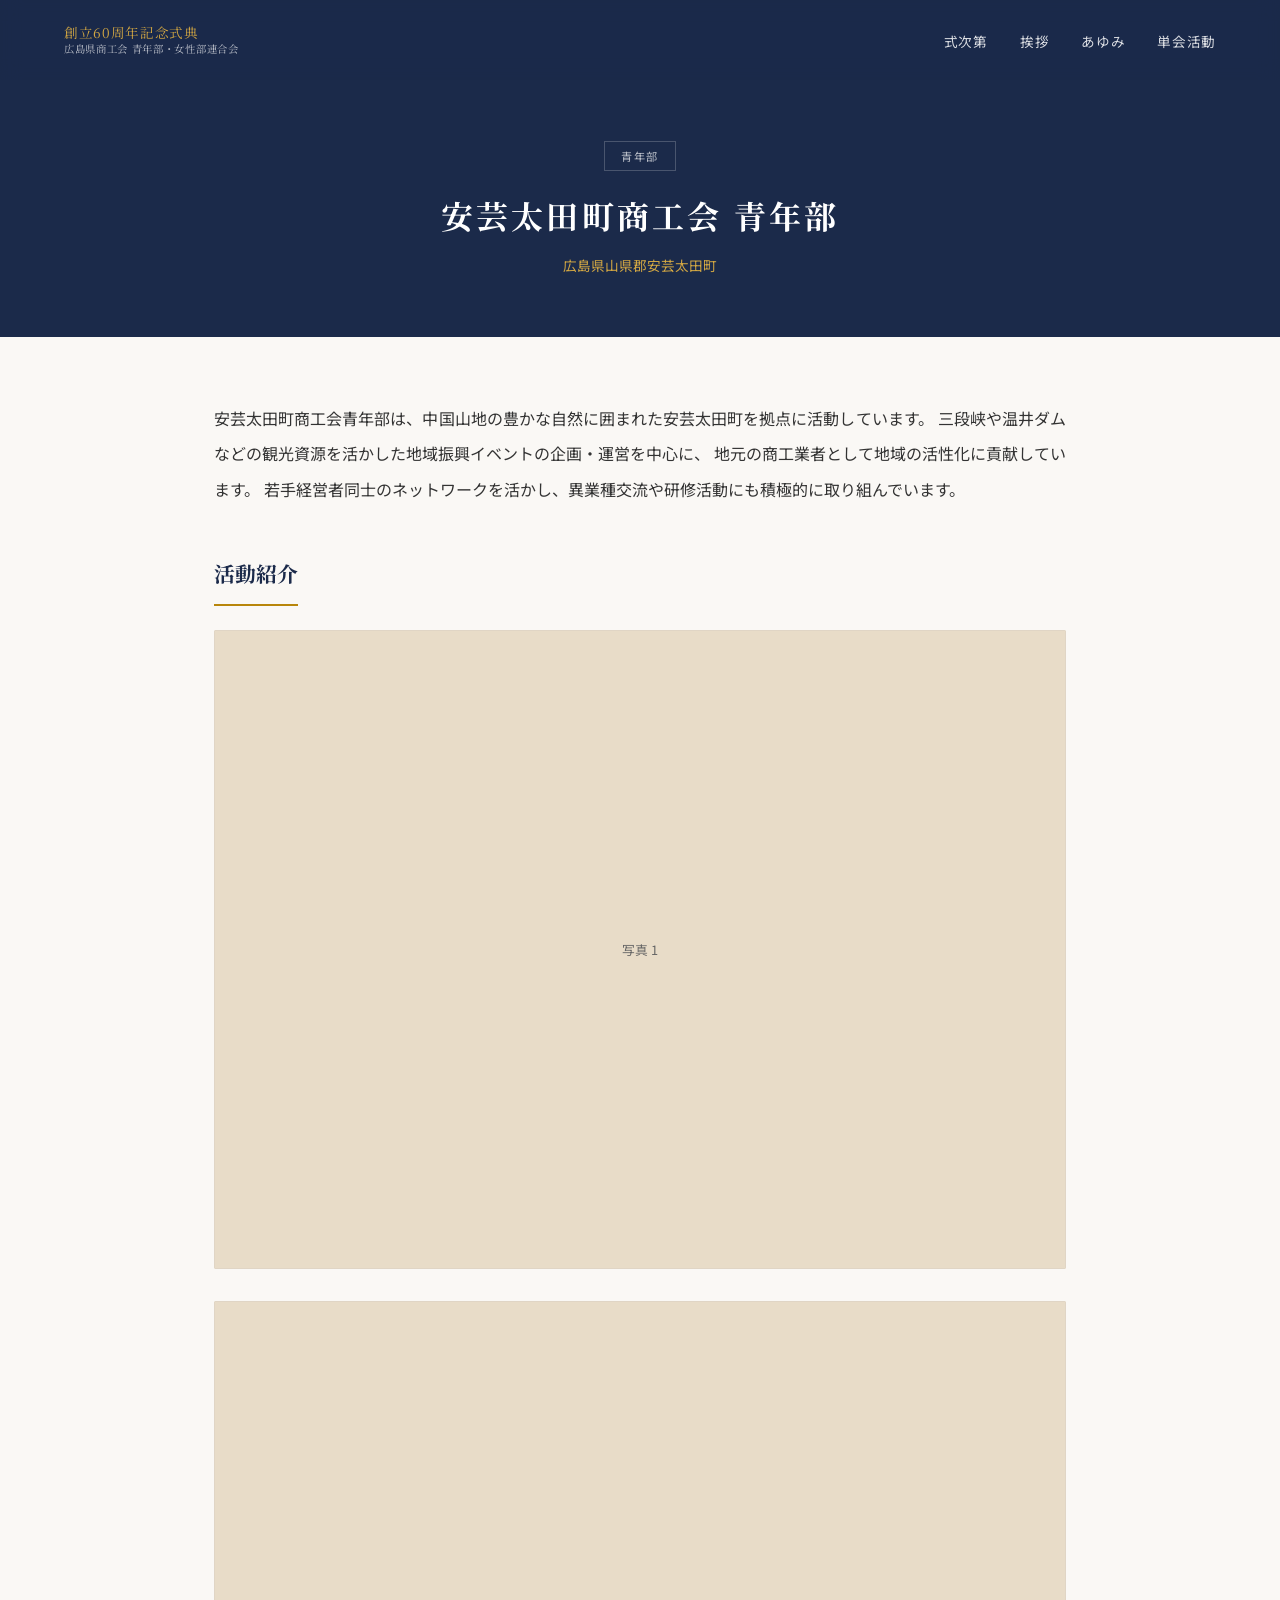
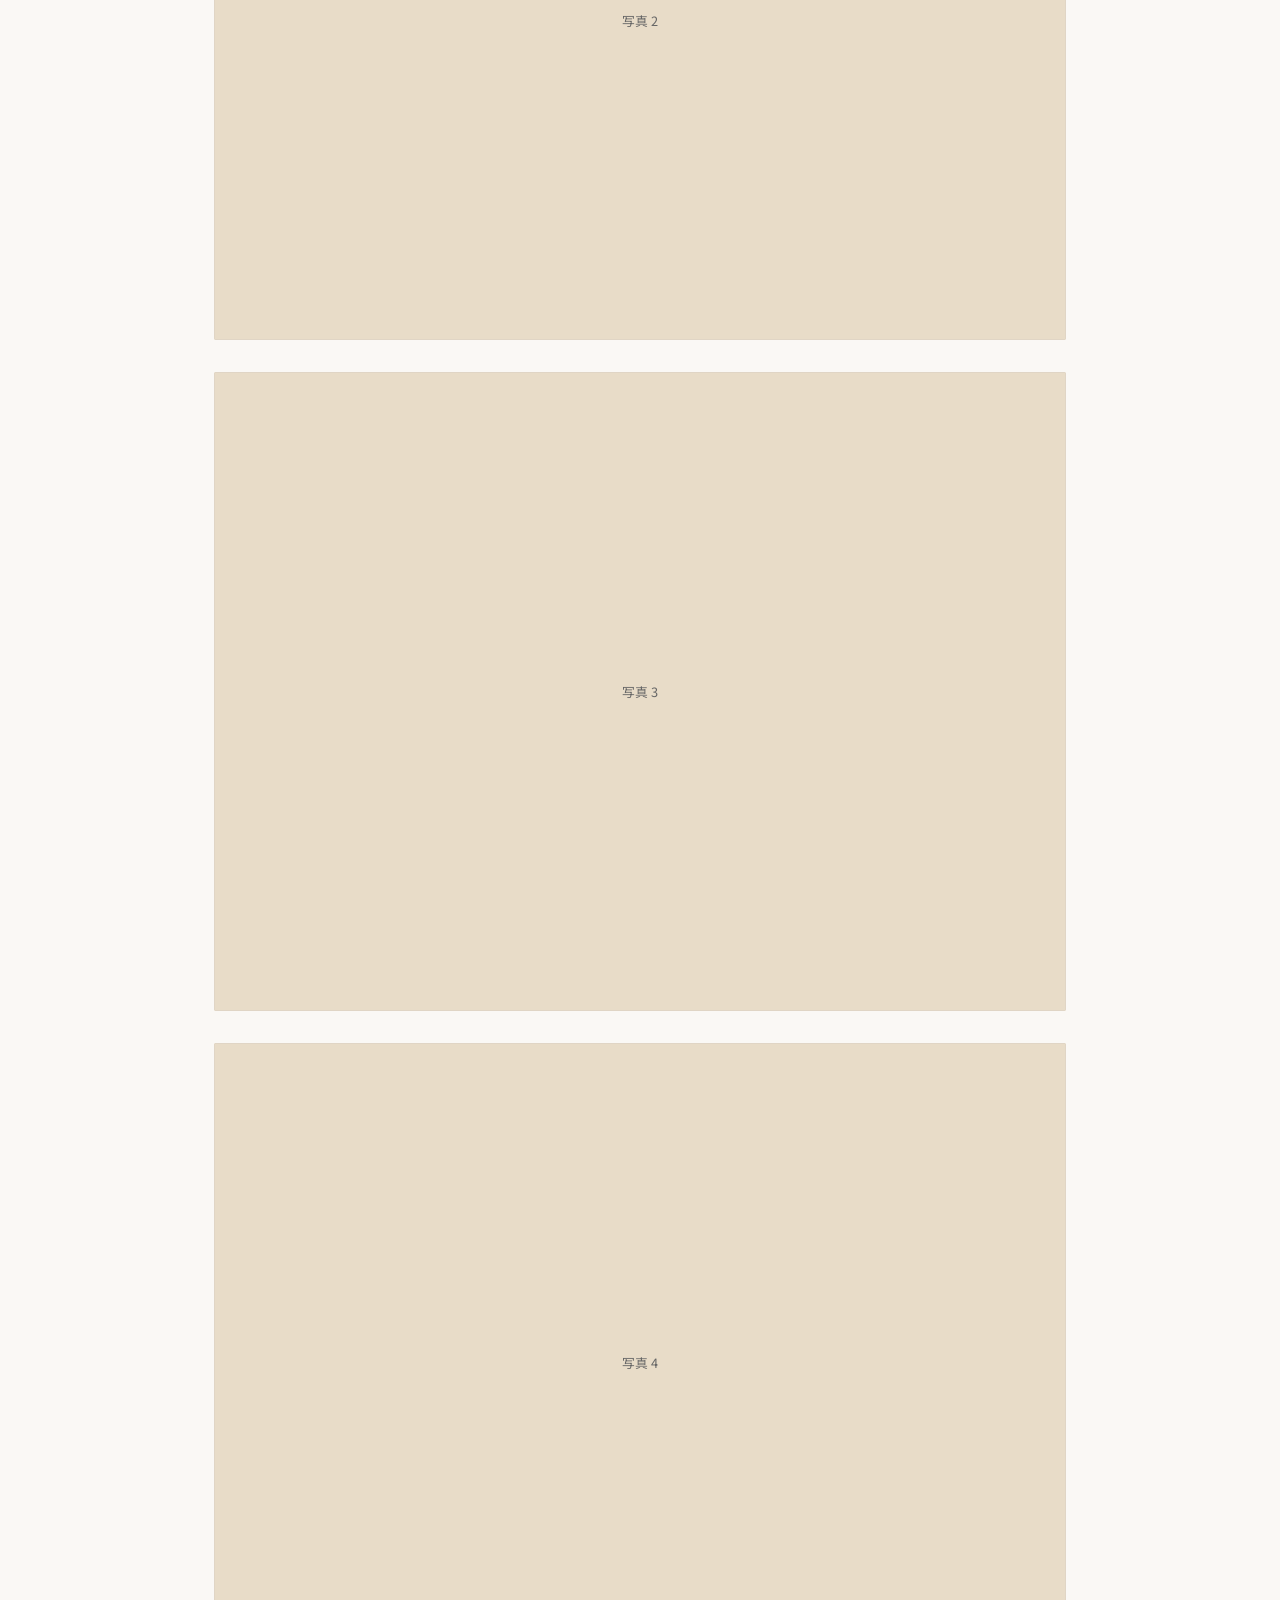
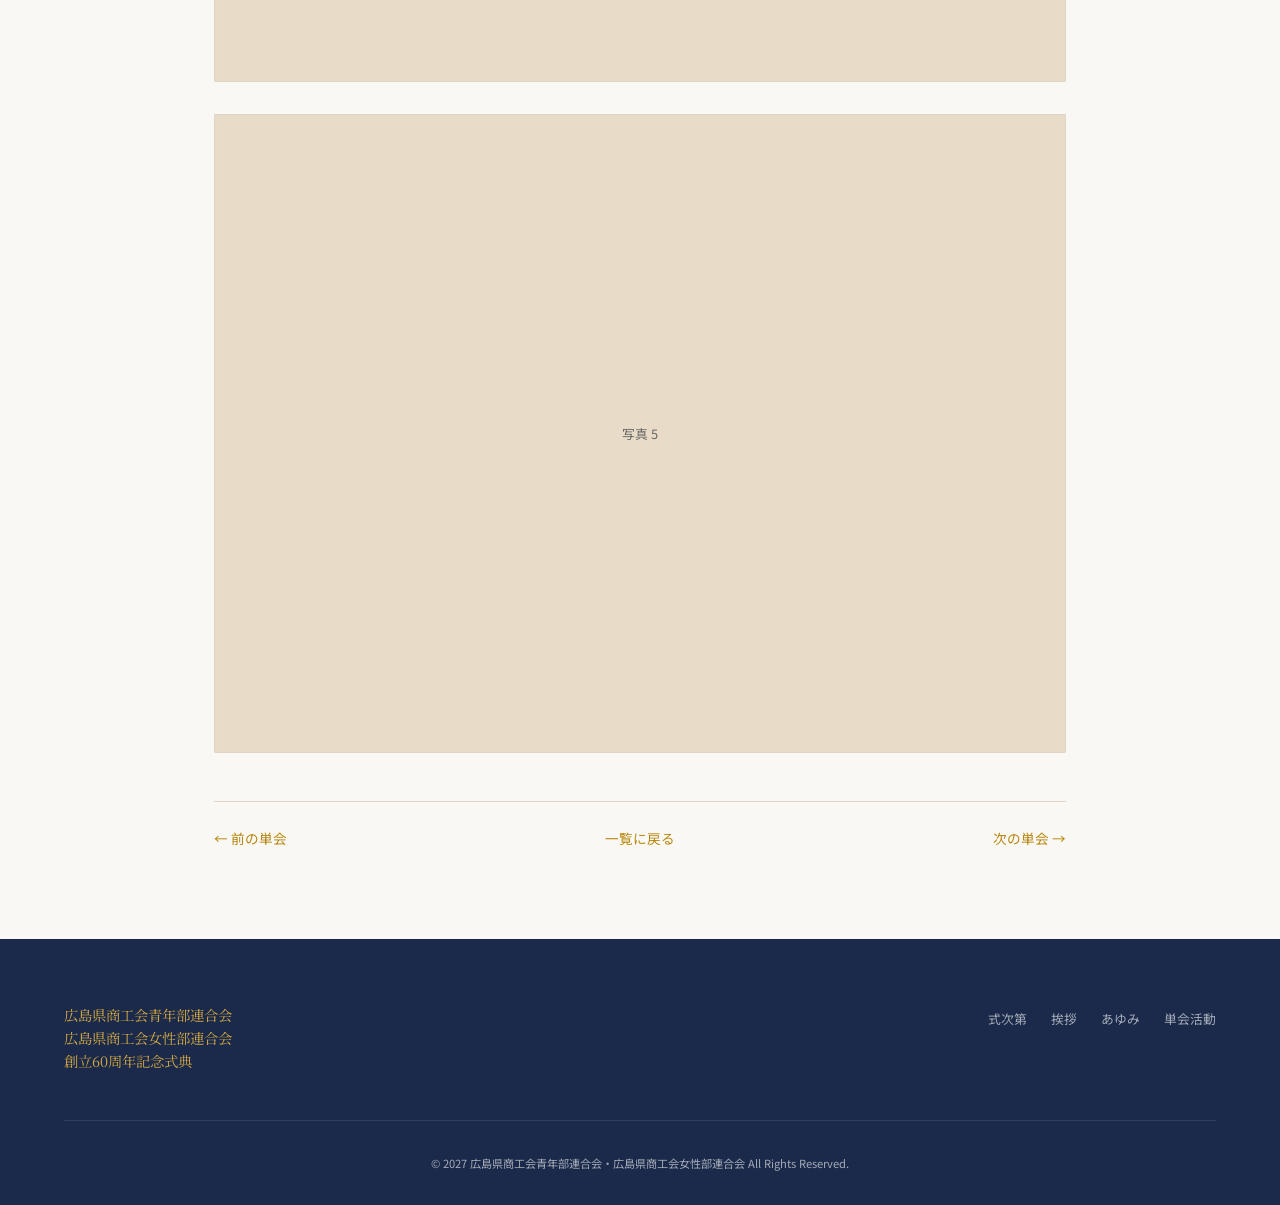
<file: unit-sample.html>
<!DOCTYPE html>
<html lang="ja">
<head>
  <meta charset="UTF-8">
  <meta name="viewport" content="width=device-width, initial-scale=1.0">
  <title>安芸太田町商工会 青年部 | 創立60周年記念式典</title>
  <link rel="preconnect" href="https://fonts.googleapis.com">
  <link rel="preconnect" href="https://fonts.gstatic.com" crossorigin>
  <link href="https://fonts.googleapis.com/css2?family=Noto+Sans+JP:wght@300;400;500;700&family=Noto+Serif+JP:wght@400;500;700&display=swap" rel="stylesheet">
  <link rel="stylesheet" href="css/style.css">
</head>
<body>

  <!-- ========== Header ========== -->
  <header class="site-header">
    <div class="container">
      <div class="site-logo">
        創立60周年記念式典
        <span class="logo-sub">広島県商工会 青年部・女性部連合会</span>
      </div>
      <button class="nav-toggle" aria-label="メニュー">
        <span></span><span></span><span></span>
      </button>
      <nav class="main-nav">
        <ul>
          <li><a href="index.html#program">式次第</a></li>
          <li><a href="index.html#greeting">挨拶</a></li>
          <li><a href="index.html#history">あゆみ</a></li>
          <li><a href="index.html#activities">単会活動</a></li>
        </ul>
      </nav>
    </div>
  </header>

  <!-- ========== Unit Hero ========== -->
  <section class="unit-hero">
    <div class="container">
      <span class="unit-tag">青年部</span>
      <h1 class="unit-title">安芸太田町商工会 青年部</h1>
      <p class="unit-area">広島県山県郡安芸太田町</p>
    </div>
  </section>

  <!-- ========== Unit Content ========== -->
  <main class="unit-content">
    <p class="unit-description fade-in">
      安芸太田町商工会青年部は、中国山地の豊かな自然に囲まれた安芸太田町を拠点に活動しています。
      三段峡や温井ダムなどの観光資源を活かした地域振興イベントの企画・運営を中心に、
      地元の商工業者として地域の活性化に貢献しています。
      若手経営者同士のネットワークを活かし、異業種交流や研修活動にも積極的に取り組んでいます。
    </p>

    <h2 class="unit-section-title fade-in">活動紹介</h2>
    <div class="unit-gallery">
      <div class="unit-photo fade-in">
        <div class="photo-placeholder">写真 1</div>
        <div class="photo-caption">
          <span class="caption-title">かんストリート</span>
          <span class="caption-text">令和5年開催。地域の商工業を紹介し、来場者1万5千人を記録。</span>
        </div>
      </div>
      <div class="unit-photo fade-in">
        <div class="photo-placeholder">写真 2</div>
        <div class="photo-caption">
          <span class="caption-title">青年部研修会</span>
          <span class="caption-text">経営力向上をテーマに異業種交流を実施。県内外から講師を招聘。</span>
        </div>
      </div>
      <div class="unit-photo fade-in">
        <div class="photo-placeholder">写真 3</div>
        <div class="photo-caption">
          <span class="caption-title">三段峡クリーン作戦</span>
          <span class="caption-text">地域の観光資源を守るため、毎年春に清掃活動を実施しています。</span>
        </div>
      </div>
      <div class="unit-photo fade-in">
        <div class="photo-placeholder">写真 4</div>
        <div class="photo-caption">
          <span class="caption-title">地域おこし協力隊連携</span>
          <span class="caption-text">移住促進イベントを共同企画。新たな担い手の確保に貢献。</span>
        </div>
      </div>
      <div class="unit-photo fade-in">
        <div class="photo-placeholder">写真 5</div>
        <div class="photo-caption">
          <span class="caption-title">安芸太田まるごと食フェス</span>
          <span class="caption-text">地元の食材を活かしたフードイベント。令和6年は3,000人が来場。</span>
        </div>
      </div>
    </div>

    <nav class="unit-nav">
      <a href="#">&larr; 前の単会</a>
      <a href="index.html#activities">一覧に戻る</a>
      <a href="#">次の単会 &rarr;</a>
    </nav>
  </main>

  <!-- ========== Footer ========== -->
  <footer class="site-footer">
    <div class="container">
      <div class="footer-content">
        <div class="footer-logo">
          広島県商工会青年部連合会<br>
          広島県商工会女性部連合会<br>
          創立60周年記念式典
        </div>
        <nav class="footer-nav">
          <ul>
            <li><a href="index.html#program">式次第</a></li>
            <li><a href="index.html#greeting">挨拶</a></li>
            <li><a href="index.html#history">あゆみ</a></li>
            <li><a href="index.html#activities">単会活動</a></li>
          </ul>
        </nav>
      </div>
      <p class="footer-copyright">
        &copy; 2027 広島県商工会青年部連合会・広島県商工会女性部連合会 All Rights Reserved.
      </p>
    </div>
  </footer>

  <script src="js/main.js"></script>
</body>
</html>
</file>
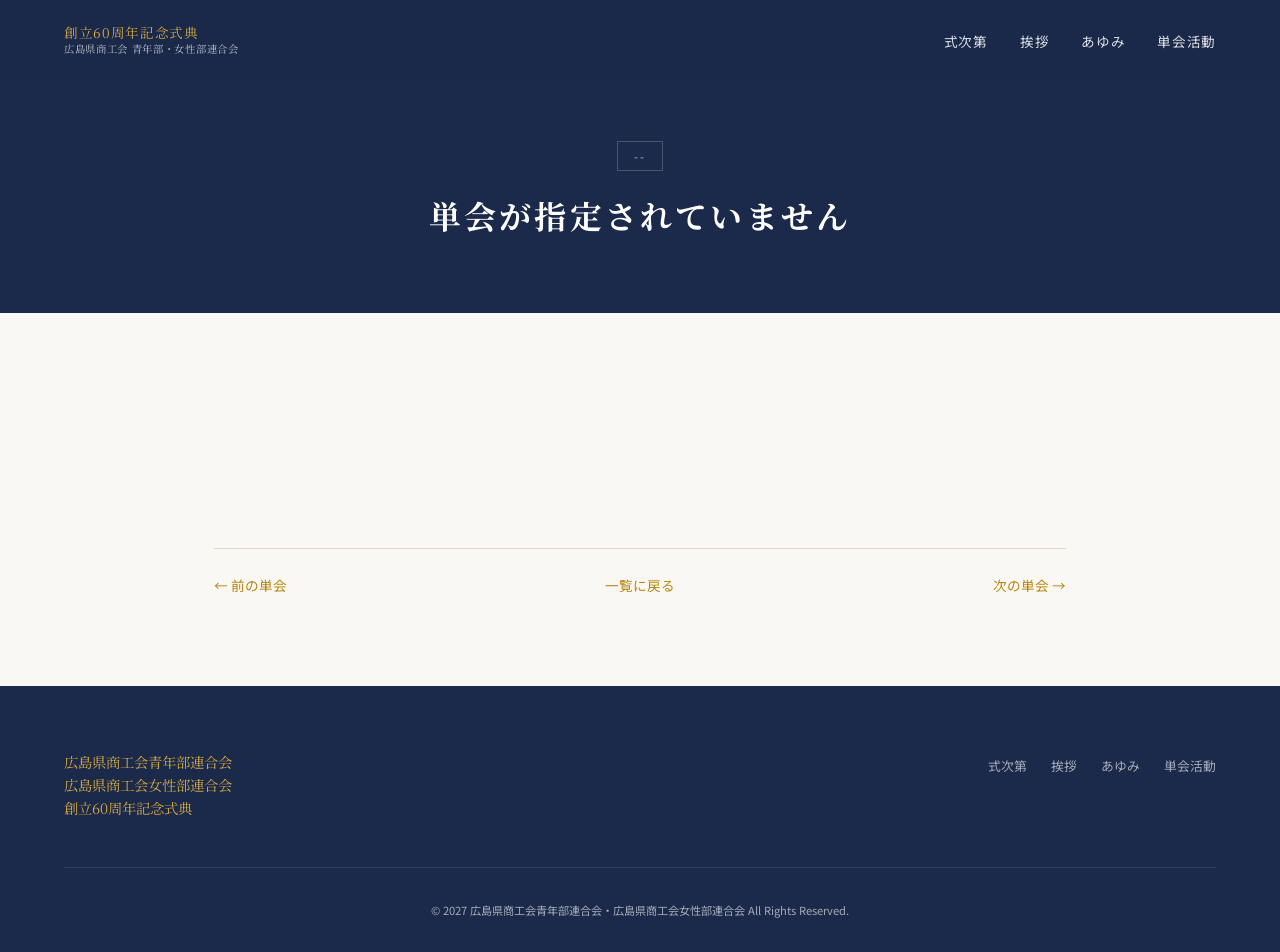
<file: unit.html>
<!DOCTYPE html>
<html lang="ja">
<head>
  <meta charset="UTF-8">
  <meta name="viewport" content="width=device-width, initial-scale=1.0">
  <title>単会活動 | 創立60周年記念式典</title>
  <link rel="preconnect" href="https://fonts.googleapis.com">
  <link rel="preconnect" href="https://fonts.gstatic.com" crossorigin>
  <link href="https://fonts.googleapis.com/css2?family=Noto+Sans+JP:wght@300;400;500;700&family=Noto+Serif+JP:wght@400;500;700&display=swap" rel="stylesheet">
  <link rel="stylesheet" href="css/style.css?v=20261008">
</head>
<body>

  <!-- ========== Header ========== -->
  <header class="site-header">
    <div class="container">
      <a href="index.html" class="site-logo">
        創立60周年記念式典
        <span class="logo-sub">広島県商工会 青年部・女性部連合会</span>
      </a>
      <button class="nav-toggle" aria-label="メニュー">
        <span></span><span></span><span></span>
      </button>
      <nav class="main-nav">
        <ul>
          <li><a href="index.html#program">式次第</a></li>
          <li><a href="index.html#greeting">挨拶</a></li>
          <li><a href="index.html#history">あゆみ</a></li>
          <li><a href="index.html#activities">単会活動</a></li>
        </ul>
      </nav>
    </div>
  </header>

  <!-- ========== Unit Hero ========== -->
  <section class="unit-hero">
    <div class="container">
      <span class="unit-tag" id="unit-tag">--</span>
      <h1 class="unit-title" id="unit-title">読み込み中...</h1>
      <p class="unit-area" id="unit-area"></p>
    </div>
  </section>

  <!-- ========== Unit Content ========== -->
  <main class="unit-content">
    <p class="unit-description fade-in" id="unit-description"></p>

    <h2 class="unit-section-title fade-in">活動紹介</h2>
    <div class="unit-gallery" id="unit-gallery">
      <!-- JS で動的生成 -->
    </div>

    <!-- SNS / HP リンク -->
    <div class="unit-links" id="unit-links" style="display:none;">
      <h2 class="unit-section-title fade-in">関連リンク</h2>
      <div class="unit-links-list" id="unit-links-list"></div>
    </div>

    <nav class="unit-nav" id="unit-nav">
      <a href="#" id="nav-prev">&larr; 前の単会</a>
      <a href="index.html#activities">一覧に戻る</a>
      <a href="#" id="nav-next">次の単会 &rarr;</a>
    </nav>
  </main>

  <!-- ========== Footer ========== -->
  <footer class="site-footer">
    <div class="container">
      <div class="footer-content">
        <div class="footer-logo">
          広島県商工会青年部連合会<br>
          広島県商工会女性部連合会<br>
          創立60周年記念式典
        </div>
        <nav class="footer-nav">
          <ul>
            <li><a href="index.html#program">式次第</a></li>
            <li><a href="index.html#greeting">挨拶</a></li>
            <li><a href="index.html#history">あゆみ</a></li>
            <li><a href="index.html#activities">単会活動</a></li>
          </ul>
        </nav>
      </div>
      <p class="footer-copyright">
        &copy; 2027 広島県商工会青年部連合会・広島県商工会女性部連合会 All Rights Reserved.
      </p>
    </div>
  </footer>

  <script>
  document.addEventListener('DOMContentLoaded', async () => {

    // ==========================================
    // URL パラメータから単会IDを取得
    // ==========================================
    const params = new URLSearchParams(window.location.search);
    const unitId = params.get('id');

    if (!unitId) {
      document.getElementById('unit-title').textContent = '単会が指定されていません';
      return;
    }

    // ==========================================
    // JSON データ読み込み
    // ==========================================
    let units;
    try {
      const res = await fetch('data/units.json');
      units = await res.json();
    } catch (e) {
      document.getElementById('unit-title').textContent = 'データの読み込みに失敗しました';
      return;
    }

    const unitIndex = units.findIndex(u => u.id === unitId);
    const unit = units[unitIndex];

    if (!unit) {
      document.getElementById('unit-title').textContent = '該当する単会が見つかりません';
      return;
    }

    // ==========================================
    // ページ情報を反映
    // ==========================================
    document.title = unit.name + ' | 創立60周年記念式典';

    const tag = document.getElementById('unit-tag');
    tag.textContent = unit.type === 'youth' ? '青年部' : '女性部';
    tag.className = 'unit-tag unit-tag--' + unit.type;

    document.getElementById('unit-title').textContent = unit.name;
    let areaText = unit.chikyoName;
    if (unit.members) {
      areaText += '　／　部員数 ' + unit.members + '名（令和8年9月1日時点' + (unit.membersNote ? '・' + unit.membersNote : '') + '）';
    }
    document.getElementById('unit-area').textContent = areaText;
    const descEl = document.getElementById('unit-description');
    if (unit.description) {
      descEl.textContent = unit.description;
    } else {
      descEl.style.display = 'none';
    }

    // ==========================================
    // 活動ギャラリー生成
    // ==========================================
    const gallery = document.getElementById('unit-gallery');

    function createActivityCard(act, index) {
      const card = document.createElement('div');
      card.className = 'activity-item';
      card.style.opacity = '0';
      card.style.transform = 'translateY(20px)';
      card.style.transition = 'opacity 0.6s ease, transform 0.6s ease';

      if (act.photo) {
        const photo = document.createElement('div');
        photo.className = 'unit-photo';
        const img = new Image();
        img.alt = act.title;
        img.loading = 'lazy';
        img.onload = function() {
          // 縦長・正方形に近い写真は切れないよう全体を表示する
          if (img.naturalWidth / img.naturalHeight < 1.15) img.classList.add('is-contain');
        };
        img.src = act.photo;
        photo.appendChild(img);
        card.appendChild(photo);
      } else {
        card.classList.add('activity-item--text');
      }

      const info = document.createElement('div');
      info.className = 'activity-info';
      const title = document.createElement('h3');
      title.className = 'activity-info-title';
      title.textContent = act.title;
      const desc = document.createElement('p');
      desc.className = 'activity-info-desc';
      desc.textContent = act.description;
      info.appendChild(title);
      info.appendChild(desc);

      card.appendChild(info);
      gallery.appendChild(card);

      setTimeout(() => {
        card.style.opacity = '1';
        card.style.transform = 'translateY(0)';
      }, 100 + index * 150);
    }

    unit.activities.forEach((act, i) => createActivityCard(act, i));

    // ==========================================
    // 関連リンク
    // ==========================================
    if (unit.links && unit.links.length > 0) {
      const linksList = document.getElementById('unit-links-list');
      document.getElementById('unit-links').style.display = '';
      unit.links.forEach((link) => {
        const a = document.createElement('a');
        a.href = link.url;
        a.target = '_blank';
        a.rel = 'noopener';
        a.className = 'unit-link-item';
        a.textContent = link.label;
        linksList.appendChild(a);
      });
    }

    // ==========================================
    // 前後の単会ナビゲーション
    // ==========================================
    const prevUnit = unitIndex > 0 ? units[unitIndex - 1] : null;
    const nextUnit = unitIndex < units.length - 1 ? units[unitIndex + 1] : null;
    const navPrev = document.getElementById('nav-prev');
    const navNext = document.getElementById('nav-next');

    if (prevUnit) {
      navPrev.href = 'unit.html?id=' + prevUnit.id;
      navPrev.textContent = '← ' + prevUnit.name;
    } else {
      navPrev.style.visibility = 'hidden';
    }

    if (nextUnit) {
      navNext.href = 'unit.html?id=' + nextUnit.id;
      navNext.textContent = nextUnit.name + ' →';
    } else {
      navNext.style.visibility = 'hidden';
    }

    // ==========================================
    // スクロールアニメーション
    // ==========================================
    const observer = new IntersectionObserver((entries) => {
      entries.forEach((entry) => {
        if (entry.isIntersecting) {
          entry.target.classList.add('is-visible');
          observer.unobserve(entry.target);
        }
      });
    }, { threshold: 0.15, rootMargin: '0px 0px -50px 0px' });

    document.querySelectorAll('.fade-in').forEach(el => observer.observe(el));

    // ==========================================
    // モバイルナビ
    // ==========================================
    const toggle = document.querySelector('.nav-toggle');
    const nav = document.querySelector('.main-nav');
    if (toggle && nav) {
      toggle.addEventListener('click', () => nav.classList.toggle('is-open'));
      nav.querySelectorAll('a').forEach(link => {
        link.addEventListener('click', () => nav.classList.remove('is-open'));
      });
    }

    // ==========================================
    // ヘッダーシャドウ
    // ==========================================
    const header = document.querySelector('.site-header');
    if (header) {
      window.addEventListener('scroll', () => {
        if (window.scrollY > 100) {
          header.style.background = 'rgba(27, 42, 74, 0.98)';
          header.style.boxShadow = '0 2px 20px rgba(0,0,0,0.15)';
        } else {
          header.style.background = 'rgba(27, 42, 74, 0.95)';
          header.style.boxShadow = 'none';
        }
      });
    }

  });
  </script>
</body>
</html>
</file>
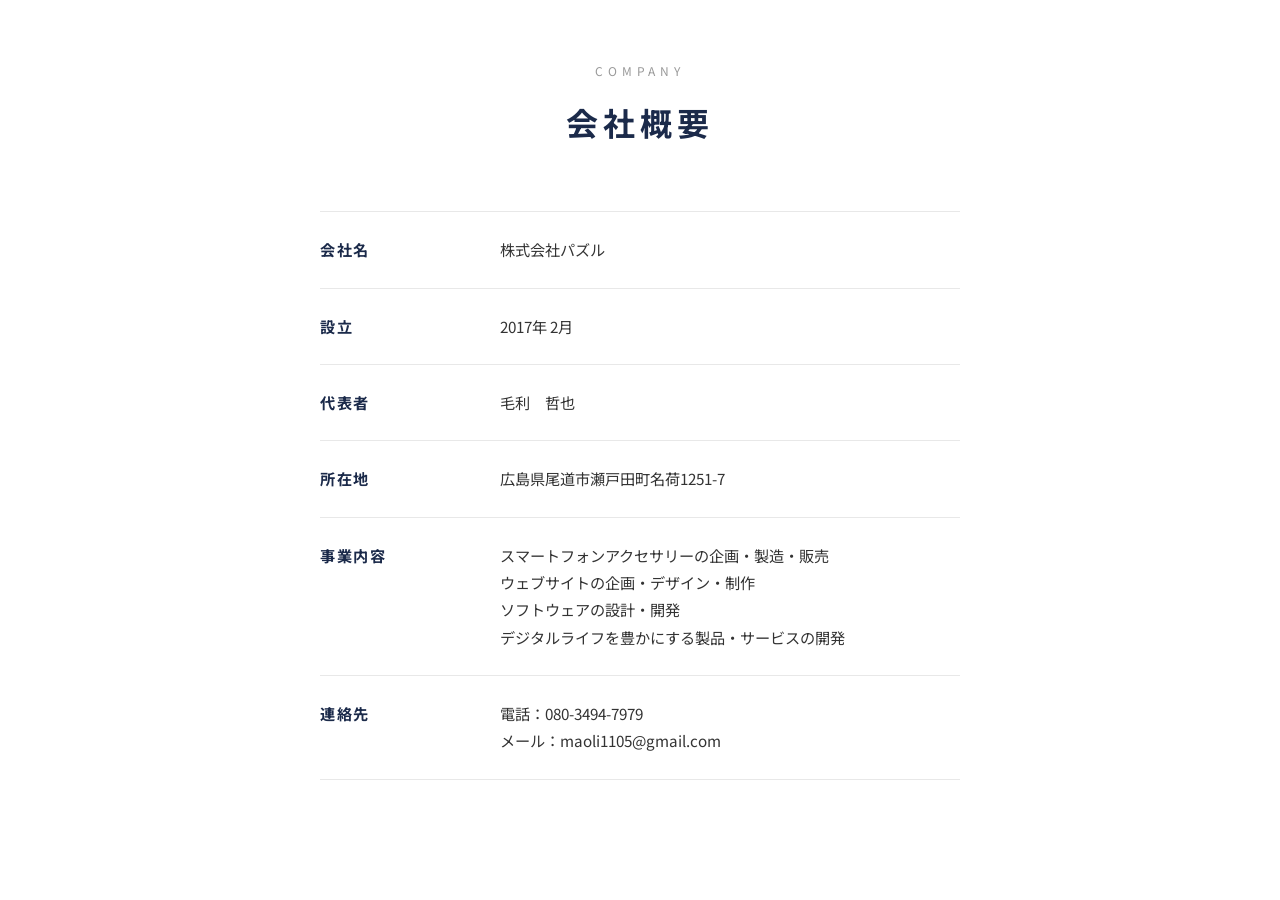
<file: 会社概要.html>
<!DOCTYPE html>
<html lang="ja">
<head>
  <meta charset="UTF-8">
  <meta name="viewport" content="width=device-width, initial-scale=1.0">
  <title>会社概要 - 株式会社パズル</title>
  <style>
    @import url('https://fonts.googleapis.com/css2?family=Noto+Sans+JP:wght@300;400;500;700&display=swap');

    * { margin: 0; padding: 0; box-sizing: border-box; }

    @page {
      size: A4;
      margin: 20mm 20mm 20mm 20mm;
    }

    body {
      font-family: 'Noto Sans JP', 'Yu Gothic', sans-serif;
      color: #333;
      background: #fff;
      line-height: 1.8;
      -webkit-print-color-adjust: exact;
    }

    .page {
      max-width: 720px;
      margin: 0 auto;
      padding: 60px 40px;
    }

    .header {
      text-align: center;
      margin-bottom: 60px;
    }

    .header-label {
      font-size: 0.75rem;
      letter-spacing: 0.4em;
      color: #999;
      margin-bottom: 12px;
    }

    .header-title {
      font-size: 2rem;
      font-weight: 700;
      color: #1B2A4A;
      letter-spacing: 0.15em;
    }

    .info-table {
      width: 100%;
      border-collapse: collapse;
    }

    .info-row {
      border-bottom: 1px solid #E8E8E8;
    }

    .info-row:first-child {
      border-top: 1px solid #E8E8E8;
    }

    .info-label,
    .info-value {
      padding: 24px 0;
      vertical-align: top;
      font-size: 0.95rem;
    }

    .info-label {
      width: 140px;
      font-weight: 700;
      color: #1B2A4A;
      letter-spacing: 0.1em;
    }

    .info-value {
      padding-left: 40px;
      color: #333;
    }

    .info-value .line {
      display: block;
    }

    @media print {
      body { background: #fff; }
      .page { padding: 0; max-width: none; }
    }
  </style>
</head>
<body>
  <div class="page">
    <div class="header">
      <p class="header-label">COMPANY</p>
      <h1 class="header-title">会社概要</h1>
    </div>

    <table class="info-table">
      <tr class="info-row">
        <td class="info-label">会社名</td>
        <td class="info-value">株式会社パズル</td>
      </tr>
      <tr class="info-row">
        <td class="info-label">設立</td>
        <td class="info-value">2017年 2月</td>
      </tr>
      <tr class="info-row">
        <td class="info-label">代表者</td>
        <td class="info-value">毛利　哲也</td>
      </tr>
      <tr class="info-row">
        <td class="info-label">所在地</td>
        <td class="info-value">広島県尾道市瀬戸田町名荷1251-7</td>
      </tr>
      <tr class="info-row">
        <td class="info-label">事業内容</td>
        <td class="info-value">
          <span class="line">スマートフォンアクセサリーの企画・製造・販売</span>
          <span class="line">ウェブサイトの企画・デザイン・制作</span>
          <span class="line">ソフトウェアの設計・開発</span>
          <span class="line">デジタルライフを豊かにする製品・サービスの開発</span>
        </td>
      </tr>
      <tr class="info-row">
        <td class="info-label">連絡先</td>
        <td class="info-value">
          <span class="line">電話：080-3494-7979</span>
          <span class="line">メール：maoli1105@gmail.com</span>
        </td>
      </tr>
    </table>
  </div>
</body>
</html>
</file>
<file: css/style.css>
/* ============================================
   60th Anniversary - Base Styles
   ============================================ */

:root {
  --color-gold: #B8860B;
  --color-gold-light: #D4A843;
  --color-gold-pale: #F5E6C8;
  --color-navy: #1B2A4A;
  --color-navy-light: #2C3E6B;
  --color-white: #FFFFFF;
  --color-off-white: #FAF8F5;
  --color-text: #333333;
  --color-text-light: #666666;
  --color-border: #E0D5C5;
  --color-youth: #1B5E8A;
  --color-women: #8A1B4A;
  --font-heading: "Noto Serif JP", "游明朝", "Yu Mincho", serif;
  --font-body: "Noto Sans JP", "游ゴシック", "Yu Gothic", sans-serif;
  --max-width: 1200px;
  --header-height: 80px;
}

* {
  margin: 0;
  padding: 0;
  box-sizing: border-box;
}

html {
  scroll-behavior: smooth;
  font-size: 16px;
}

body {
  font-family: var(--font-body);
  color: var(--color-text);
  background: var(--color-off-white);
  line-height: 1.8;
  overflow-x: hidden;
}

img {
  max-width: 100%;
  height: auto;
}

a {
  color: inherit;
  text-decoration: none;
}

.container {
  max-width: var(--max-width);
  margin: 0 auto;
  padding: 0 24px;
}


/* ============================================
   Header / Navigation
   ============================================ */

.site-header {
  position: fixed;
  top: 0;
  left: 0;
  right: 0;
  height: var(--header-height);
  background: rgba(27, 42, 74, 0.95);
  backdrop-filter: blur(10px);
  z-index: 1000;
  transition: background 0.3s;
}

.site-header .container {
  display: flex;
  align-items: center;
  justify-content: space-between;
  height: 100%;
}

.site-logo {
  font-family: var(--font-heading);
  color: var(--color-gold-light);
  font-size: 0.85rem;
  letter-spacing: 0.05em;
  line-height: 1.4;
}

.site-logo .logo-sub {
  font-size: 0.65rem;
  color: rgba(255, 255, 255, 0.7);
  display: block;
}

.nav-toggle {
  display: none;
  background: none;
  border: none;
  cursor: pointer;
  padding: 8px;
}

.nav-toggle span {
  display: block;
  width: 24px;
  height: 2px;
  background: var(--color-white);
  margin: 5px 0;
  transition: 0.3s;
}

.main-nav ul {
  display: flex;
  list-style: none;
  gap: 32px;
}

.main-nav a {
  color: rgba(255, 255, 255, 0.85);
  font-size: 0.85rem;
  letter-spacing: 0.05em;
  transition: color 0.3s;
  position: relative;
}

.main-nav a::after {
  content: "";
  position: absolute;
  bottom: -4px;
  left: 0;
  width: 0;
  height: 1px;
  background: var(--color-gold-light);
  transition: width 0.3s;
}

.main-nav a:hover {
  color: var(--color-gold-light);
}

.main-nav a:hover::after {
  width: 100%;
}


/* ============================================
   Hero Section
   ============================================ */

.hero {
  position: relative;
  min-height: 100vh;
  display: flex;
  align-items: center;
  justify-content: center;
  text-align: center;
  background: linear-gradient(135deg, var(--color-navy) 0%, var(--color-navy-light) 50%, #1B3A5E 100%);
  overflow: hidden;
  padding: calc(var(--header-height) + 20px) 0 60px;
}

.hero-bg-pattern {
  position: absolute;
  inset: 0;
  opacity: 0.06;
  background-image:
    radial-gradient(circle at 20% 50%, var(--color-gold) 1px, transparent 1px),
    radial-gradient(circle at 80% 20%, var(--color-gold) 1px, transparent 1px),
    radial-gradient(circle at 60% 80%, var(--color-gold) 1px, transparent 1px);
  background-size: 60px 60px, 80px 80px, 70px 70px;
}

.hero-decoration {
  position: absolute;
  inset: 0;
  pointer-events: none;
}

.hero-decoration .corner {
  position: absolute;
  width: 60px;
  height: 60px;
}

.hero-decoration .corner::before,
.hero-decoration .corner::after {
  content: "";
  position: absolute;
  background: rgba(184, 134, 11, 0.25);
}

.hero-decoration .corner::before {
  width: 1px;
  height: 100%;
}

.hero-decoration .corner::after {
  width: 100%;
  height: 1px;
}

.hero-decoration .corner--tl { top: 10%; left: 6%; }
.hero-decoration .corner--tl::before { top: 0; left: 0; }
.hero-decoration .corner--tl::after { top: 0; left: 0; }

.hero-decoration .corner--tr { top: 10%; right: 6%; }
.hero-decoration .corner--tr::before { top: 0; right: 0; }
.hero-decoration .corner--tr::after { top: 0; right: 0; }

.hero-decoration .corner--bl { bottom: 10%; left: 6%; }
.hero-decoration .corner--bl::before { bottom: 0; left: 0; }
.hero-decoration .corner--bl::after { bottom: 0; left: 0; }

.hero-decoration .corner--br { bottom: 10%; right: 6%; }
.hero-decoration .corner--br::before { bottom: 0; right: 0; }
.hero-decoration .corner--br::after { bottom: 0; right: 0; }

.hero-decoration .line-h {
  position: absolute;
  left: 15%;
  right: 15%;
  height: 1px;
  background: linear-gradient(90deg, transparent, rgba(184, 134, 11, 0.12), transparent);
}

.hero-decoration .line-h--top { top: 14%; }
.hero-decoration .line-h--bottom { bottom: 8%; }

.hero-content {
  position: relative;
  z-index: 1;
  padding: 0 24px 80px;
  display: flex;
  flex-direction: column;
  align-items: center;
}

.hero-badge {
  display: inline-block;
  font-family: var(--font-heading);
  font-size: 1rem;
  color: var(--color-gold-light);
  letter-spacing: 0.3em;
  margin-bottom: 24px;
  padding: 8px 32px;
  border: 1px solid rgba(184, 134, 11, 0.3);
}

.hero-number {
  font-family: var(--font-heading);
  font-size: clamp(4rem, 12vw, 10rem);
  font-weight: 700;
  line-height: 1;
  margin-bottom: 16px;
  display: inline-flex;
  align-items: flex-start;
  justify-content: center;
}

.hero-number .num {
  background: linear-gradient(180deg, var(--color-gold-light) 0%, var(--color-gold) 50%, #8B6914 100%);
  -webkit-background-clip: text;
  -webkit-text-fill-color: transparent;
  background-clip: text;
}

.hero-number .th {
  font-size: 0.35em;
  color: var(--color-gold-light);
  margin-top: 0.15em;
}

.hero-title {
  font-family: var(--font-heading);
  font-size: clamp(1.2rem, 3vw, 2rem);
  color: var(--color-white);
  font-weight: 400;
  letter-spacing: 0.15em;
  margin-bottom: 16px;
}

.hero-subtitle {
  font-size: 0.9rem;
  color: rgba(255, 255, 255, 0.7);
  letter-spacing: 0.1em;
  margin-bottom: 32px;
  max-width: 500px;
  margin-left: auto;
  margin-right: auto;
}

.hero-orgs {
  display: flex;
  justify-content: center;
  gap: 48px;
  margin-bottom: 32px;
}

.hero-org {
  font-family: var(--font-heading);
  font-size: 0.85rem;
  color: rgba(255, 255, 255, 0.8);
  letter-spacing: 0.1em;
}

.hero-org .org-label {
  font-size: 0.7rem;
  color: var(--color-gold-light);
  display: block;
  margin-bottom: 4px;
}

.hero-date {
  font-family: var(--font-heading);
  font-size: 1.1rem;
  color: var(--color-white);
  letter-spacing: 0.2em;
}

.hero-date .date-label {
  font-size: 0.75rem;
  color: var(--color-gold-light);
  display: block;
  margin-bottom: 4px;
}

.hero-scroll {
  position: absolute;
  bottom: 24px;
  left: 0;
  right: 0;
  color: rgba(255, 255, 255, 0.35);
  font-size: 0.65rem;
  letter-spacing: 0.15em;
  text-align: center;
  z-index: 2;
}

.hero-scroll::after {
  content: "";
  display: block;
  width: 1px;
  height: 40px;
  background: rgba(255, 255, 255, 0.3);
  margin: 8px auto 0;
  animation: scrollLine 2s ease-in-out infinite;
}

@keyframes scrollLine {
  0% { transform: scaleY(0); transform-origin: top; }
  50% { transform: scaleY(1); transform-origin: top; }
  51% { transform: scaleY(1); transform-origin: bottom; }
  100% { transform: scaleY(0); transform-origin: bottom; }
}


/* ============================================
   Section Common
   ============================================ */

.section {
  padding: 100px 0;
}

.section-header {
  text-align: center;
  margin-bottom: 64px;
}

.section-label {
  font-size: 0.75rem;
  color: var(--color-gold);
  letter-spacing: 0.2em;
  text-transform: uppercase;
  margin-bottom: 12px;
}

.section-title {
  font-family: var(--font-heading);
  font-size: clamp(1.5rem, 3vw, 2.2rem);
  font-weight: 500;
  color: var(--color-navy);
  letter-spacing: 0.1em;
  margin-bottom: 16px;
}

.section-divider {
  width: 0;
  height: 1px;
  background: var(--color-gold);
  margin: 0 auto;
}


/* ============================================
   Program / 式次第
   ============================================ */

.section--program {
  background: var(--color-white);
}

.program-list {
  max-width: 700px;
  margin: 0 auto;
}

.program-item {
  display: flex;
  align-items: baseline;
  padding: 20px 0;
  border-bottom: 1px solid var(--color-border);
  opacity: 0;
  transform: translateY(20px);
  transition: opacity 0.6s, transform 0.6s;
}

.program-item.is-visible {
  opacity: 1;
  transform: translateY(0);
}

.program-number {
  font-family: var(--font-heading);
  font-size: 0.8rem;
  color: var(--color-gold);
  width: 60px;
  flex-shrink: 0;
}

.program-name {
  font-family: var(--font-heading);
  font-size: 1.1rem;
  color: var(--color-navy);
  flex: 1;
}

.program-note {
  font-size: 0.8rem;
  color: var(--color-text-light);
  margin-left: 16px;
}


/* ============================================
   Greeting / 挨拶
   ============================================ */

.section--greeting {
  background: var(--color-off-white);
}

.greeting-cards {
  display: grid;
  grid-template-columns: repeat(auto-fit, minmax(320px, 1fr));
  gap: 40px;
  max-width: 900px;
  margin: 0 auto;
}

.greeting-card {
  background: var(--color-white);
  padding: 48px 40px;
  border-radius: 2px;
  box-shadow: 0 2px 20px rgba(0, 0, 0, 0.04);
  text-align: center;
  opacity: 0;
  transform: translateY(30px);
  transition: opacity 0.8s, transform 0.8s;
}

.greeting-card.is-visible {
  opacity: 1;
  transform: translateY(0);
}

.greeting-card--youth {
  border-top: 3px solid var(--color-youth);
}

.greeting-card--women {
  border-top: 3px solid var(--color-women);
}

.greeting-photo {
  width: 120px;
  height: 120px;
  border-radius: 50%;
  background: var(--color-gold-pale);
  margin: 0 auto 24px;
  display: flex;
  align-items: center;
  justify-content: center;
  font-size: 0.75rem;
  color: var(--color-text-light);
}

.greeting-division {
  font-size: 0.75rem;
  letter-spacing: 0.15em;
  margin-bottom: 8px;
}

.greeting-card--youth .greeting-division {
  color: var(--color-youth);
}

.greeting-card--women .greeting-division {
  color: var(--color-women);
}

.greeting-position {
  font-size: 0.8rem;
  color: var(--color-text-light);
  margin-bottom: 4px;
}

.greeting-name {
  font-family: var(--font-heading);
  font-size: 1.4rem;
  color: var(--color-navy);
  margin-bottom: 24px;
}

.greeting-excerpt {
  font-size: 0.9rem;
  color: var(--color-text-light);
  line-height: 2;
  margin-bottom: 24px;
}

.greeting-link {
  display: inline-block;
  font-size: 0.8rem;
  font-family: var(--font-body);
  color: var(--color-gold);
  letter-spacing: 0.1em;
  background: none;
  border: none;
  border-bottom: 1px solid var(--color-gold);
  padding: 0 0 2px;
  cursor: pointer;
  transition: opacity 0.3s;
}

.greeting-link:hover {
  opacity: 0.7;
}

.greeting-fulltext {
  display: none;
}

/* ============================================
   挨拶モーダル
   ============================================ */

.greeting-modal-overlay {
  position: fixed;
  top: 0; left: 0; right: 0; bottom: 0;
  background: rgba(0, 0, 0, 0);
  z-index: 1000;
  display: none;
  align-items: center;
  justify-content: center;
  padding: 24px;
  transition: background 0.35s ease;
}

.greeting-modal-overlay.is-active {
  display: flex;
  background: rgba(0, 0, 0, 0.6);
}

.greeting-modal {
  background: var(--color-white);
  max-width: 640px;
  width: 100%;
  max-height: 80vh;
  border-radius: 4px;
  overflow-y: auto;
  position: relative;
  opacity: 0;
  transform: translateY(24px);
  transition: opacity 0.35s ease, transform 0.35s ease;
  scrollbar-width: none;
  -ms-overflow-style: none;
}

.greeting-modal::-webkit-scrollbar {
  display: none;
}

.greeting-modal-overlay.is-active .greeting-modal {
  opacity: 1;
  transform: translateY(0);
}

.greeting-modal-close {
  position: sticky;
  top: 8px;
  float: right;
  margin: 8px 8px -36px 0;
  background: rgba(255, 255, 255, 0.85);
  backdrop-filter: blur(4px);
  border: none;
  font-size: 1.8rem;
  color: var(--color-text-light);
  cursor: pointer;
  width: 40px;
  height: 40px;
  display: flex;
  align-items: center;
  justify-content: center;
  transition: color 0.2s, background 0.2s;
  z-index: 2;
  border-radius: 50%;
}

.greeting-modal-close:hover {
  color: var(--color-text);
}

.greeting-modal-header {
  display: flex;
  align-items: center;
  gap: 24px;
  padding: 40px 40px 24px;
  border-bottom: 1px solid var(--color-border);
}

.greeting-modal-photo {
  width: 80px;
  height: 80px;
  border-radius: 50%;
  background: #E8DCC8;
  display: flex;
  align-items: center;
  justify-content: center;
  font-size: 0.75rem;
  color: var(--color-text-light);
  flex-shrink: 0;
}

.greeting-modal-meta {
  flex: 1;
}

.greeting-modal-division {
  font-size: 0.75rem;
  letter-spacing: 0.15em;
  margin-bottom: 2px;
}

.greeting-modal--youth .greeting-modal-division {
  color: var(--color-youth);
}

.greeting-modal--women .greeting-modal-division {
  color: var(--color-women);
}

.greeting-modal-position {
  font-size: 0.8rem;
  color: var(--color-text-light);
  margin-bottom: 4px;
}

.greeting-modal-name {
  font-family: var(--font-heading);
  font-size: 1.3rem;
  font-weight: 500;
  color: var(--color-navy);
}

.greeting-modal-body {
  padding: 32px 40px 40px;
}

.greeting-modal-body p {
  font-size: 0.95rem;
  line-height: 2;
  color: var(--color-text);
  margin-bottom: 16px;
  text-indent: 1em;
}

.greeting-modal-body p:last-child {
  margin-bottom: 0;
}

.greeting-modal-body .greeting-fulltext-sign {
  text-indent: 0;
  text-align: right;
  margin-top: 32px;
  font-family: var(--font-heading);
  font-weight: 500;
  color: var(--color-navy);
  line-height: 1.6;
}

@media (max-width: 768px) {
  .greeting-modal-header {
    padding: 32px 24px 20px;
    gap: 16px;
  }

  .greeting-modal-photo {
    width: 60px;
    height: 60px;
  }

  .greeting-modal-body {
    padding: 24px 24px 32px;
  }

  .greeting-modal-name {
    font-size: 1.1rem;
  }
}


/* ============================================
   History / あゆみ
   ============================================ */

.section--history {
  background: var(--color-navy);
  color: var(--color-white);
}

.section--history .section-title {
  color: var(--color-white);
}

.history-tabs {
  display: flex;
  justify-content: center;
  gap: 0;
  margin-bottom: 48px;
}

.history-tab {
  padding: 12px 40px;
  font-size: 0.85rem;
  letter-spacing: 0.1em;
  border: 1px solid rgba(255, 255, 255, 0.2);
  background: transparent;
  color: rgba(255, 255, 255, 0.6);
  cursor: pointer;
  transition: all 0.3s;
  font-family: var(--font-body);
}

.history-tab:first-child {
  border-radius: 2px 0 0 2px;
}

.history-tab:last-child {
  border-radius: 0 2px 2px 0;
}

.history-tab.is-active {
  background: var(--color-gold);
  border-color: var(--color-gold);
  color: var(--color-white);
}

.timeline {
  max-width: 800px;
  margin: 0 auto;
  position: relative;
}

.timeline::before {
  content: "";
  position: absolute;
  top: 0;
  bottom: 0;
  left: 80px;
  width: 1px;
  background: rgba(255, 255, 255, 0.15);
}

.timeline-item {
  display: flex;
  gap: 32px;
  padding: 24px 0;
  opacity: 0;
  transform: translateX(-20px);
  transition: opacity 0.6s, transform 0.6s;
}

.timeline-item.is-visible {
  opacity: 1;
  transform: translateX(0);
}

.timeline-year {
  font-family: var(--font-heading);
  font-size: 1.1rem;
  color: var(--color-gold-light);
  width: 80px;
  text-align: right;
  flex-shrink: 0;
  position: relative;
}

.timeline-year::after {
  content: "";
  position: absolute;
  right: -20px;
  top: 50%;
  width: 8px;
  height: 8px;
  border-radius: 50%;
  background: var(--color-gold);
  transform: translateY(-50%);
}

.timeline-content {
  flex: 1;
  padding-left: 16px;
}

.timeline-title {
  font-size: 1rem;
  margin-bottom: 4px;
}

.timeline-desc {
  font-size: 0.85rem;
  color: rgba(255, 255, 255, 0.6);
}

.timeline-stats {
  display: grid;
  grid-template-columns: repeat(3, 1fr);
  gap: 24px;
  max-width: 600px;
  margin: 64px auto 0;
  text-align: center;
}

.stat-number {
  font-family: var(--font-heading);
  font-size: 2.5rem;
  color: var(--color-gold-light);
  line-height: 1.2;
}

.stat-label {
  font-size: 0.75rem;
  color: rgba(255, 255, 255, 0.6);
  letter-spacing: 0.1em;
  margin-top: 4px;
}


/* ============================================
   Activities / 単会活動
   ============================================ */

.section--activities {
  background: var(--color-white);
}

.activity-filter {
  display: flex;
  justify-content: center;
  gap: 16px;
  margin-bottom: 24px;
}

.chikyo-filter {
  display: none;
  flex-wrap: wrap;
  justify-content: center;
  gap: 8px;
  margin-bottom: 24px;
}

.chikyo-filter.is-open {
  display: flex;
}

.chikyo-chip {
  padding: 6px 20px;
  font-size: 0.8rem;
  letter-spacing: 0.1em;
  border: 1px solid var(--color-gold);
  background: transparent;
  color: var(--color-gold);
  cursor: pointer;
  border-radius: 20px;
  transition: all 0.3s;
  font-family: var(--font-body);
}

.chikyo-chip.is-active {
  background: var(--color-gold);
  color: var(--color-white);
}

/* 地協マップ */
.chikyo-map {
  display: none;
  grid-template-columns: minmax(220px, 300px) 1fr;
  gap: 40px;
  align-items: center;
  max-width: 940px;
  margin: 8px auto 56px;
  padding: 36px 40px;
  background: var(--color-off-white);
  border-radius: 4px;
}

.chikyo-map.is-open {
  display: grid;
  animation: chikyoMapOpen 0.5s ease both;
}

@keyframes chikyoMapOpen {
  from { opacity: 0; transform: translateY(12px); }
  to { opacity: 1; transform: translateY(0); }
}

@keyframes chikyoTextIn {
  from { opacity: 0; transform: translateY(10px); }
  to { opacity: 1; transform: translateY(0); }
}

.chikyo-map-name {
  font-family: var(--font-heading);
  font-size: 1.15rem;
  font-weight: 500;
  color: var(--color-navy);
  letter-spacing: 0.1em;
}

.chikyo-map-roman {
  font-family: var(--font-heading);
  font-size: clamp(2.2rem, 4.6vw, 3rem);
  font-weight: 700;
  line-height: 1.15;
  letter-spacing: 0.06em;
  color: var(--color-gold);
  padding-bottom: 14px;
  margin-bottom: 20px;
  border-bottom: 6px solid var(--color-gold-pale);
}

.chikyo-map-name.is-in,
.chikyo-map-roman.is-in {
  animation: chikyoTextIn 0.5s ease both;
}

.chikyo-map-roman.is-in {
  animation-delay: 0.08s;
}

.chikyo-map-units {
  list-style: none;
  display: grid;
  grid-template-columns: 1fr 1fr;
  gap: 2px 16px;
}

.chikyo-map-unit {
  width: 100%;
  text-align: left;
  padding: 6px 0;
  font-family: var(--font-heading);
  font-size: 0.95rem;
  color: var(--color-navy);
  background: none;
  border: none;
  border-bottom: 1px solid var(--color-border);
  cursor: pointer;
  transition: color 0.25s, border-color 0.25s, padding-left 0.25s;
  animation: chikyoTextIn 0.45s ease both;
  animation-delay: calc(0.15s + var(--j) * 45ms);
}

.chikyo-map-unit:hover,
.chikyo-map-unit:focus-visible {
  color: var(--color-gold);
  border-color: var(--color-gold);
  padding-left: 6px;
  outline: none;
}

.chikyo-map-figure svg {
  display: block;
  width: 100%;
  height: auto;
  overflow: visible;
}

.map-land {
  fill: #F1ECE2;
  opacity: 0;
  transition: opacity 0.8s ease;
}

.is-revealed .map-land {
  opacity: 1;
}

.map-region {
  fill: #E6DCC6;
  stroke: var(--color-off-white);
  stroke-width: 0.9;
  stroke-linejoin: round;
  cursor: pointer;
  opacity: 0;
  transform-box: fill-box;
  transform-origin: center;
  transition: fill 0.45s ease;
}

@keyframes mapRegionIn {
  from { opacity: 0; translate: 0 10px; }
  to { opacity: 1; translate: 0 0; }
}

@keyframes mapRegionPop {
  0% { scale: 0.86; }
  60% { scale: 1.05; }
  100% { scale: 1; }
}

.is-revealed .map-region {
  animation: mapRegionIn 0.6s ease both;
  animation-delay: calc(var(--i) * 16ms);
}

.is-revealed .map-region.is-active {
  fill: var(--color-gold);
  transition-delay: calc(0.25s + var(--j) * 60ms);
  animation: mapRegionIn 0.6s ease both, mapRegionPop 0.6s ease both;
  animation-delay: calc(var(--i) * 16ms), calc(0.25s + var(--j) * 60ms);
}

.map-region:hover,
.map-region.is-hover {
  fill: #D8CCB0;
  transition-delay: 0s;
}

.is-revealed .map-region.is-active:hover,
.is-revealed .map-region.is-active.is-hover {
  fill: var(--color-navy);
  transition-delay: 0s;
}

.chikyo-map-hint {
  margin-top: 8px;
  text-align: center;
  font-size: 0.75rem;
  color: var(--color-text-light);
  min-height: 1.6em;
  transition: color 0.2s;
}

.chikyo-map-hint.is-unit {
  font-family: var(--font-heading);
  font-size: 0.9rem;
  color: var(--color-navy);
}

.activity-card.is-flash {
  box-shadow: 0 0 0 2px var(--color-gold), 0 8px 30px rgba(0, 0, 0, 0.08);
}

@media (max-width: 768px) {
  .chikyo-map {
    grid-template-columns: 1fr;
    gap: 20px;
    padding: 24px 20px;
    margin-bottom: 40px;
  }
}

@media (prefers-reduced-motion: reduce) {
  .chikyo-map.is-open,
  .chikyo-map-name.is-in,
  .chikyo-map-roman.is-in,
  .chikyo-map-unit,
  .is-revealed .map-region,
  .is-revealed .map-region.is-active {
    animation: none;
    transition-delay: 0s;
  }
  .is-revealed .map-region {
    opacity: 1;
  }
}

.activity-groups {
  margin-top: 24px;
}

.activity-group {
  margin-bottom: 56px;
}

.activity-group-title {
  font-family: var(--font-heading);
  font-size: 1.15rem;
  color: var(--color-navy);
  letter-spacing: 0.08em;
  padding-left: 12px;
  border-left: 3px solid var(--color-gold);
  margin-bottom: 20px;
}

.activity-group-count {
  font-family: var(--font-body);
  font-size: 0.75rem;
  color: var(--color-text-light);
  margin-left: 12px;
  letter-spacing: 0.05em;
}

.activity-card-name {
  font-family: var(--font-heading);
  font-size: 1rem;
  font-weight: 500;
  color: var(--color-navy);
  padding: 14px 16px 12px;
}

.activity-tiles {
  display: grid;
  grid-template-columns: 1fr 1fr;
  gap: 2px;
}

.activity-tile {
  position: relative;
  display: block;
  aspect-ratio: 4 / 3;
  overflow: hidden;
  background: var(--color-gold-pale);
  text-decoration: none;
}

.activity-tile:only-child {
  grid-column: 1 / -1;
  aspect-ratio: 8 / 3;
}

.activity-tile img {
  width: 100%;
  height: 100%;
  object-fit: cover;
  transition: transform 0.4s ease;
}

.activity-tile:hover img {
  transform: scale(1.05);
}

.activity-tile-label {
  position: absolute;
  left: 0;
  right: 0;
  bottom: 0;
  padding: 20px 12px 8px;
  font-size: 0.8rem;
  letter-spacing: 0.1em;
  color: var(--color-white);
  background: linear-gradient(to bottom, transparent, rgba(0, 0, 0, 0.65));
  border-bottom: 3px solid transparent;
}

.activity-tile--youth .activity-tile-label {
  border-bottom-color: var(--color-youth);
}

.activity-tile--women .activity-tile-label {
  border-bottom-color: var(--color-women);
}

.filter-btn {
  padding: 8px 24px;
  font-size: 0.8rem;
  letter-spacing: 0.1em;
  border: 1px solid var(--color-border);
  background: transparent;
  color: var(--color-text-light);
  cursor: pointer;
  border-radius: 2px;
  transition: all 0.3s;
  font-family: var(--font-body);
}

.filter-btn.is-active {
  background: var(--color-navy);
  border-color: var(--color-navy);
  color: var(--color-white);
}

.activity-grid {
  display: grid;
  grid-template-columns: repeat(auto-fill, minmax(280px, 1fr));
  gap: 24px;
}

.activity-card {
  background: var(--color-off-white);
  border-radius: 2px;
  overflow: hidden;
  transition: transform 0.3s, box-shadow 0.3s;
  opacity: 0;
  transform: translateY(20px);
  transition: opacity 0.6s, transform 0.6s, box-shadow 0.3s;
}

.activity-card.is-visible {
  opacity: 1;
  transform: translateY(0);
}

.activity-card:hover {
  box-shadow: 0 8px 30px rgba(0, 0, 0, 0.08);
}

.activity-thumb {
  aspect-ratio: 3 / 2;
  background: var(--color-gold-pale);
  display: flex;
  align-items: center;
  justify-content: center;
  font-size: 0.8rem;
  color: var(--color-text-light);
  position: relative;
  overflow: hidden;
}

.activity-thumb::after {
  content: "";
  position: absolute;
  inset: 0;
  background: linear-gradient(to bottom, transparent 60%, rgba(0,0,0,0.05));
}

.activity-body {
  padding: 20px;
}

.activity-tag {
  display: inline-block;
  font-size: 0.65rem;
  letter-spacing: 0.1em;
  padding: 2px 10px;
  border-radius: 1px;
  margin-bottom: 8px;
}

.activity-tag--youth {
  background: rgba(27, 94, 138, 0.1);
  color: var(--color-youth);
}

.activity-tag--women {
  background: rgba(138, 27, 74, 0.1);
  color: var(--color-women);
}

.activity-name {
  font-family: var(--font-heading);
  font-size: 1rem;
  color: var(--color-navy);
  margin-bottom: 4px;
}

.activity-area {
  font-size: 0.75rem;
  color: var(--color-text-light);
}


/* ============================================
   Unit Activity Detail Page (固定フォーマット)
   ============================================ */

.unit-hero {
  padding-top: calc(var(--header-height) + 60px);
  padding-bottom: 60px;
  background: var(--color-navy);
  text-align: center;
}

.unit-tag {
  display: inline-block;
  font-size: 0.7rem;
  letter-spacing: 0.15em;
  padding: 4px 16px;
  border: 1px solid rgba(255,255,255,0.2);
  color: rgba(255,255,255,0.7);
  margin-bottom: 16px;
}

.unit-title {
  font-family: var(--font-heading);
  font-size: clamp(1.5rem, 3vw, 2rem);
  color: var(--color-white);
  letter-spacing: 0.1em;
  margin-bottom: 8px;
}

.unit-area {
  font-size: 0.85rem;
  color: var(--color-gold-light);
}

.unit-content {
  max-width: 900px;
  margin: 0 auto;
  padding: 64px 24px;
}

.unit-description {
  font-size: 1rem;
  line-height: 2.2;
  margin-bottom: 48px;
  text-align: justify;
}

.unit-gallery {
  display: flex;
  flex-direction: column;
  gap: 32px;
  margin-bottom: 48px;
}

/* 活動カード（写真 + 説明） */
.activity-item {
  display: grid;
  grid-template-columns: 320px 1fr;
  gap: 24px;
  align-items: start;
  background: var(--color-white);
  border-radius: 4px;
  overflow: hidden;
  box-shadow: 0 1px 4px rgba(0,0,0,0.06);
  transition: box-shadow 0.3s ease;
}

.activity-item:hover {
  box-shadow: 0 4px 16px rgba(0,0,0,0.1);
}

.activity-info {
  padding: 20px 24px 20px 0;
}

.activity-item--text {
  grid-template-columns: 1fr;
}

.activity-item--text .activity-info {
  padding: 20px 24px;
}

.unit-photo img.is-contain {
  object-fit: contain;
  background: var(--color-off-white);
}

.activity-info-title {
  font-family: var(--font-heading);
  font-size: 1.1rem;
  font-weight: 500;
  color: var(--color-navy);
  margin-bottom: 12px;
  padding-bottom: 8px;
  border-bottom: 1px solid var(--color-gold-pale);
}

.activity-info-desc {
  font-size: 0.9rem;
  color: var(--color-text);
  line-height: 1.8;
}

.unit-section-title {
  font-family: var(--font-heading);
  font-size: 1.3rem;
  color: var(--color-navy);
  margin-bottom: 24px;
  padding-bottom: 12px;
  border-bottom: 2px solid var(--color-gold);
  display: inline-block;
}

.unit-photo {
  position: relative;
  aspect-ratio: 4 / 3;
  border-radius: 2px;
  overflow: hidden;
  cursor: pointer;
}

.photo-placeholder {
  width: 100%;
  height: 100%;
  background: #E8DCC8;
  border: 1px solid var(--color-border);
  display: flex;
  align-items: center;
  justify-content: center;
  font-size: 0.8rem;
  color: var(--color-text-light);
}

.unit-photo img {
  width: 100%;
  height: 100%;
  object-fit: cover;
  transition: transform 0.4s ease;
}

.unit-photo:hover img {
  transform: scale(1.05);
}

/* キャプションオーバーレイ */
.photo-caption {
  position: absolute;
  bottom: 0;
  left: 0;
  right: 0;
  background: linear-gradient(transparent 0%, rgba(27, 42, 74, 0.9) 40%);
  padding: 40px 16px 16px;
  opacity: 0;
  transform: translateY(8px);
  transition: opacity 0.35s ease, transform 0.35s ease;
}

.unit-photo:hover .photo-caption,
.unit-photo.caption-active .photo-caption {
  opacity: 1;
  transform: translateY(0);
}

.caption-text {
  display: block;
  font-size: 0.8rem;
  color: rgba(255, 255, 255, 0.95);
  line-height: 1.4;
  font-weight: 400;
}

.unit-nav {
  display: flex;
  justify-content: space-between;
  padding: 24px 0;
  border-top: 1px solid var(--color-border);
}

.unit-nav a {
  font-size: 0.85rem;
  color: var(--color-gold);
  transition: opacity 0.3s;
}

.unit-nav a:hover {
  opacity: 0.7;
}

/* Unit Links */
.unit-links {
  margin-top: 48px;
  margin-bottom: 32px;
}

.unit-links-list {
  display: flex;
  gap: 16px;
  flex-wrap: wrap;
}

.unit-link-item {
  display: inline-block;
  padding: 10px 24px;
  border: 1px solid var(--color-gold);
  color: var(--color-gold);
  font-size: 0.85rem;
  border-radius: 2px;
  transition: background 0.3s, color 0.3s;
}

.unit-link-item:hover {
  background: var(--color-gold);
  color: var(--color-white);
}

/* Unit Tag color variants */
.unit-tag--youth {
  border-color: var(--color-youth);
  color: var(--color-youth);
}

.unit-tag--women {
  border-color: var(--color-women);
  color: var(--color-women);
}

/* Activity card as link */
a.activity-card {
  text-decoration: none;
  color: inherit;
  display: block;
}


/* ============================================
   Footer
   ============================================ */

.site-footer {
  background: var(--color-navy);
  color: rgba(255, 255, 255, 0.6);
  padding: 64px 0 32px;
}

.footer-content {
  display: flex;
  justify-content: space-between;
  align-items: flex-start;
  margin-bottom: 48px;
}

.footer-logo {
  font-family: var(--font-heading);
  color: var(--color-gold-light);
  font-size: 0.9rem;
  line-height: 1.6;
}

.footer-nav ul {
  list-style: none;
  display: flex;
  gap: 24px;
}

.footer-nav a {
  font-size: 0.8rem;
  transition: color 0.3s;
}

.footer-nav a:hover {
  color: var(--color-gold-light);
}

.footer-copyright {
  text-align: center;
  font-size: 0.7rem;
  padding-top: 32px;
  border-top: 1px solid rgba(255, 255, 255, 0.1);
}


/* ============================================
   Scroll Progress Bar
   ============================================ */

.scroll-progress {
  position: fixed;
  top: var(--header-height);
  left: 0;
  width: 0%;
  height: 2px;
  background: linear-gradient(90deg, var(--color-gold), var(--color-gold-light));
  z-index: 999;
  transition: width 0.05s linear;
}


/* ============================================
   Loading Screen
   ============================================ */

.loading-screen {
  position: fixed;
  inset: 0;
  background: linear-gradient(160deg, #0F1A2E 0%, var(--color-navy) 40%, #1B3A5E 100%);
  z-index: 9999;
  display: flex;
  align-items: center;
  justify-content: center;
  transition: opacity 0.8s ease, visibility 0.8s ease;
}

.loading-screen.is-hidden {
  opacity: 0;
  visibility: hidden;
  pointer-events: none;
}

.loading-content {
  position: relative;
  width: 200px;
  height: 200px;
}

.loading-ring {
  position: absolute;
  inset: 0;
  width: 100%;
  height: 100%;
  transform: rotate(-90deg);
}

.loading-ring-track {
  fill: none;
  stroke: rgba(184, 134, 11, 0.08);
  stroke-width: 1;
}

.loading-ring-fill {
  fill: none;
  stroke: url(#gold-gradient);
  stroke-width: 1.5;
  stroke-linecap: round;
  stroke-dasharray: 565.5;
  stroke-dashoffset: 565.5;
  animation: ringDraw 2s cubic-bezier(0.4, 0, 0.2, 1) forwards;
  filter: drop-shadow(0 0 6px rgba(184, 134, 11, 0.4));
}

@keyframes ringDraw {
  to { stroke-dashoffset: 0; }
}

.loading-center {
  position: absolute;
  inset: 0;
  display: flex;
  flex-direction: column;
  align-items: center;
  justify-content: center;
}

.loading-number {
  font-family: var(--font-heading);
  font-size: 4.5rem;
  font-weight: 700;
  line-height: 1;
  background: linear-gradient(180deg, #E8D5A3 0%, var(--color-gold) 40%, #8B6914 100%);
  -webkit-background-clip: text;
  -webkit-text-fill-color: transparent;
  background-clip: text;
}

.loading-th {
  font-family: var(--font-heading);
  font-size: 1rem;
  color: var(--color-gold-light);
  letter-spacing: 0.2em;
  margin-top: -4px;
  opacity: 0;
  animation: loadFadeIn 0.5s ease forwards;
  animation-delay: 0.8s;
}

.loading-text {
  font-family: var(--font-heading);
  font-size: 0.6rem;
  color: rgba(212, 168, 67, 0.6);
  letter-spacing: 0.4em;
  margin-top: 12px;
  opacity: 0;
  animation: loadFadeIn 0.6s ease forwards;
  animation-delay: 1.2s;
}

@keyframes loadFadeIn {
  from { opacity: 0; transform: translateY(6px); }
  to   { opacity: 1; transform: translateY(0); }
}


/* ============================================
   Members Chart / 部員数推移
   ============================================ */

.members-chart {
  margin-top: 80px;
  text-align: center;
}

.chart-title {
  font-family: var(--font-heading);
  font-size: 1.2rem;
  color: var(--color-white);
  letter-spacing: 0.1em;
  margin-bottom: 24px;
}

.chart-tabs {
  display: flex;
  justify-content: center;
  gap: 0;
  margin-bottom: 32px;
}

.chart-tab {
  padding: 8px 28px;
  font-size: 0.8rem;
  letter-spacing: 0.1em;
  border: 1px solid rgba(255, 255, 255, 0.2);
  background: transparent;
  color: rgba(255, 255, 255, 0.6);
  cursor: pointer;
  transition: all 0.3s;
  font-family: var(--font-body);
}

.chart-tab:first-child { border-radius: 2px 0 0 2px; }
.chart-tab:last-child { border-radius: 0 2px 2px 0; }

.chart-tab.is-active {
  background: var(--color-gold);
  border-color: var(--color-gold);
  color: var(--color-white);
}

.chart-container {
  max-width: 600px;
  margin: 0 auto;
}

.chart-bars {
  display: flex;
  align-items: flex-end;
  justify-content: center;
  gap: 16px;
  height: 220px;
  padding-bottom: 32px;
  position: relative;
}

.chart-bars::before {
  content: "";
  position: absolute;
  bottom: 32px;
  left: 0;
  right: 0;
  height: 1px;
  background: rgba(255, 255, 255, 0.1);
}

.chart-bar-group {
  display: flex;
  flex-direction: column;
  align-items: center;
  flex: 1;
  height: 100%;
  justify-content: flex-end;
}

.chart-bar {
  width: 100%;
  max-width: 40px;
  height: 0;
  background: linear-gradient(180deg, var(--color-gold-light), var(--color-gold));
  border-radius: 2px 2px 0 0;
  position: relative;
  transition: height 1s ease;
}

.chart-bar.is-grown {
  height: var(--bar-height);
}

.chart-bar--current {
  background: linear-gradient(180deg, #D4A843, #E8C86A);
  box-shadow: 0 0 12px rgba(184, 134, 11, 0.3);
}

.chart-value {
  position: absolute;
  top: -22px;
  left: 50%;
  transform: translateX(-50%);
  font-size: 0.65rem;
  color: var(--color-gold-light);
  white-space: nowrap;
  opacity: 0;
  transition: opacity 0.3s ease 1s;
}

.chart-bar.is-grown .chart-value {
  opacity: 1;
}

.chart-label {
  font-size: 0.65rem;
  color: rgba(255, 255, 255, 0.5);
  margin-top: 8px;
  letter-spacing: 0.05em;
}

.chart-note {
  font-size: 0.7rem;
  color: rgba(255, 255, 255, 0.35);
  margin-top: 16px;
}


/* ============================================
   Hero Entry Animations
   ============================================ */

.hero-badge {
  opacity: 0;
  animation: heroBadgeIn 0.8s ease forwards;
  animation-delay: 0.3s;
  margin-bottom: 16px;
}

@keyframes heroBadgeIn {
  from { opacity: 0; transform: translateY(10px); }
  to   { opacity: 1; transform: translateY(0); }
}

.hero-badge .badge-letter {
  display: inline-block;
  opacity: 0;
  animation: letterIn 0.4s ease forwards;
}

@keyframes letterIn {
  from { opacity: 0; transform: translateY(8px); }
  to   { opacity: 1; transform: translateY(0); }
}

.hero-number {
  opacity: 0;
  animation: heroNumberIn 1s ease forwards;
  animation-delay: 0.6s;
}

@keyframes heroNumberIn {
  from { opacity: 0; transform: scale(0.8); }
  to   { opacity: 1; transform: scale(1); }
}

.hero-title {
  opacity: 0;
  animation: heroFadeUp 0.8s ease forwards;
  animation-delay: 1.8s;
}

.hero-subtitle {
  opacity: 0;
  animation: heroFadeUp 0.8s ease forwards;
  animation-delay: 2.1s;
}

.hero-orgs {
  opacity: 0;
  animation: heroFadeUp 0.8s ease forwards;
  animation-delay: 2.4s;
}

.hero-date {
  opacity: 0;
  animation: heroFadeUp 0.8s ease forwards;
  animation-delay: 2.7s;
}

.hero-scroll {
  opacity: 0;
  animation: heroFadeUp 0.8s ease forwards;
  animation-delay: 3.2s;
}

@keyframes heroFadeUp {
  from { opacity: 0; transform: translateY(15px); }
  to   { opacity: 1; transform: translateY(0); }
}

.hero-decoration .corner {
  opacity: 0;
}

.hero-decoration .corner.is-animated {
  animation: cornerIn 0.8s ease forwards;
}

.hero-decoration .corner--tl.is-animated { animation-delay: 0.1s; }
.hero-decoration .corner--tr.is-animated { animation-delay: 0.2s; }
.hero-decoration .corner--br.is-animated { animation-delay: 0.3s; }
.hero-decoration .corner--bl.is-animated { animation-delay: 0.4s; }

@keyframes cornerIn {
  from { opacity: 0; }
  to   { opacity: 1; }
}

.hero-decoration .corner::before {
  transform: scaleY(0);
}
.hero-decoration .corner.is-animated::before {
  animation: cornerLineV 0.6s ease forwards;
  animation-delay: inherit;
}

.hero-decoration .corner::after {
  transform: scaleX(0);
}
.hero-decoration .corner.is-animated::after {
  animation: cornerLineH 0.6s ease forwards;
  animation-delay: inherit;
}

.hero-decoration .corner--tl::before,
.hero-decoration .corner--tr::before { transform-origin: top; }
.hero-decoration .corner--bl::before,
.hero-decoration .corner--br::before { transform-origin: bottom; }

.hero-decoration .corner--tl::after,
.hero-decoration .corner--bl::after { transform-origin: left; }
.hero-decoration .corner--tr::after,
.hero-decoration .corner--br::after { transform-origin: right; }

@keyframes cornerLineV {
  from { transform: scaleY(0); }
  to   { transform: scaleY(1); }
}

@keyframes cornerLineH {
  from { transform: scaleX(0); }
  to   { transform: scaleX(1); }
}

.hero-decoration .line-h {
  transform: scaleX(0);
  animation: lineHIn 1s ease forwards;
  animation-delay: 0.5s;
}

@keyframes lineHIn {
  from { transform: scaleX(0); }
  to   { transform: scaleX(1); }
}


/* ============================================
   Timeline Grow Animation
   ============================================ */

.timeline::before {
  transform: scaleY(0);
  transform-origin: top;
  transition: transform 1.5s ease;
}

.timeline.is-growing::before {
  transform: scaleY(1);
}

.timeline-year::after {
  transform: translateY(-50%) scale(0);
  transition: transform 0.4s ease;
}

.timeline-item.is-visible .timeline-year::after {
  transform: translateY(-50%) scale(1);
  box-shadow: 0 0 8px rgba(184, 134, 11, 0.5);
}


/* ============================================
   Activity Card Hover Zoom
   ============================================ */

.activity-thumb img,
.activity-thumb {
  transition: transform 0.5s ease;
}

.activity-card:hover .activity-thumb {
  transform: scale(1.05);
}

.activity-card:hover {
  transform: translateY(-4px);
}


/* ============================================
   Section Parallax
   ============================================ */

.section--program,
.section--greeting {
  position: relative;
}


/* ============================================
   General Animations
   ============================================ */

.fade-in {
  opacity: 0;
  transform: translateY(20px);
  transition: opacity 0.8s ease, transform 0.8s ease;
}

.fade-in.is-visible {
  opacity: 1;
  transform: translateY(0);
}

.fade-in-left {
  opacity: 0;
  transform: translateX(-30px);
  transition: opacity 0.8s ease, transform 0.8s ease;
}

.fade-in-left.is-visible {
  opacity: 1;
  transform: translateX(0);
}

.fade-in-right {
  opacity: 0;
  transform: translateX(30px);
  transition: opacity 0.8s ease, transform 0.8s ease;
}

.fade-in-right.is-visible {
  opacity: 1;
  transform: translateX(0);
}

.stagger > * {
  transition-delay: calc(var(--i, 0) * 0.1s);
}

.section-divider {
  transition: width 0.8s ease;
}

.section-divider.is-visible {
  width: 60px;
}


/* ============================================
   Responsive
   ============================================ */

@media (max-width: 768px) {
  :root {
    --header-height: 64px;
  }

  .nav-toggle {
    display: block;
  }

  .main-nav {
    position: fixed;
    top: var(--header-height);
    left: 0;
    right: 0;
    background: rgba(27, 42, 74, 0.98);
    padding: 24px;
    transform: translateY(-100%);
    opacity: 0;
    transition: transform 0.3s, opacity 0.3s;
    pointer-events: none;
  }

  .main-nav.is-open {
    transform: translateY(0);
    opacity: 1;
    pointer-events: auto;
  }

  .main-nav ul {
    flex-direction: column;
    gap: 20px;
  }

  .hero-orgs {
    flex-direction: column;
    gap: 16px;
  }

  .hero-decoration .corner {
    width: 40px;
    height: 40px;
  }

  .hero-decoration .corner--tl,
  .hero-decoration .corner--tr { top: 6%; }
  .hero-decoration .corner--bl,
  .hero-decoration .corner--br { bottom: 6%; }
  .hero-decoration .corner--tl,
  .hero-decoration .corner--bl { left: 5%; }
  .hero-decoration .corner--tr,
  .hero-decoration .corner--br { right: 5%; }

  .hero-decoration .line-h { left: 10%; right: 10%; }
  .hero-decoration .line-h--top { top: 8%; }
  .hero-decoration .line-h--bottom { bottom: 8%; }

  .hero-subtitle {
    font-size: 0.8rem;
    letter-spacing: 0.05em;
  }

  .hero-content {
    padding: 0 20px 60px;
  }

  .greeting-cards {
    grid-template-columns: 1fr;
  }

  .timeline::before {
    left: 60px;
  }

  .timeline-year {
    width: 60px;
    font-size: 0.9rem;
  }

  .timeline-stats {
    grid-template-columns: repeat(3, 1fr);
    gap: 16px;
  }

  .stat-number {
    font-size: 1.8rem;
  }

  .activity-grid {
    grid-template-columns: 1fr;
  }

  .footer-content {
    flex-direction: column;
    gap: 24px;
  }

  .footer-nav ul {
    flex-direction: column;
    gap: 12px;
  }

  .hero-badge {
    font-size: 0.8rem;
    padding: 6px 20px;
  }

  .section {
    padding: 64px 0;
  }

  .activity-filter {
    flex-wrap: wrap;
  }

  .unit-gallery {
    gap: 24px;
  }

  .activity-item {
    grid-template-columns: 1fr;
  }

  .activity-info {
    padding: 16px 20px 20px;
  }

  .chart-bars {
    gap: 8px;
    height: 180px;
  }

  .chart-bar {
    max-width: 28px;
  }

  .chart-value {
    font-size: 0.55rem;
    top: -18px;
  }

  .chart-label {
    font-size: 0.55rem;
  }

  .members-chart {
    margin-top: 48px;
  }
}

@media (max-width: 480px) {
  .hero-number {
    font-size: 4rem;
  }

  .hero-title {
    font-size: 1rem;
  }

  .timeline-item {
    flex-direction: column;
    gap: 8px;
    padding-left: 24px;
  }

  .timeline::before {
    left: 8px;
  }

  .timeline-year {
    width: auto;
    text-align: left;
  }

  .timeline-year::after {
    left: -20px;
    right: auto;
  }
}

@media (max-height: 750px) {
  .hero {
    padding-top: calc(var(--header-height) + 10px);
    padding-bottom: 40px;
  }

  .hero-content {
    padding-bottom: 50px;
  }

  .hero-number {
    font-size: clamp(3.5rem, 10vw, 7rem);
  }

  .hero-badge {
    margin-bottom: 8px;
    padding: 6px 24px;
    font-size: 0.85rem;
  }

  .hero-title {
    font-size: clamp(1rem, 2.5vw, 1.6rem);
    margin-bottom: 10px;
  }

  .hero-subtitle {
    margin-bottom: 20px;
    font-size: 0.8rem;
  }

  .hero-orgs {
    margin-bottom: 20px;
    gap: 32px;
  }

  .hero-org {
    font-size: 0.8rem;
  }

  .hero-date {
    font-size: 1rem;
  }

  .hero-decoration .line-h--top { top: 12%; }
  .hero-decoration .line-h--bottom { bottom: 4%; }
}
</file>
